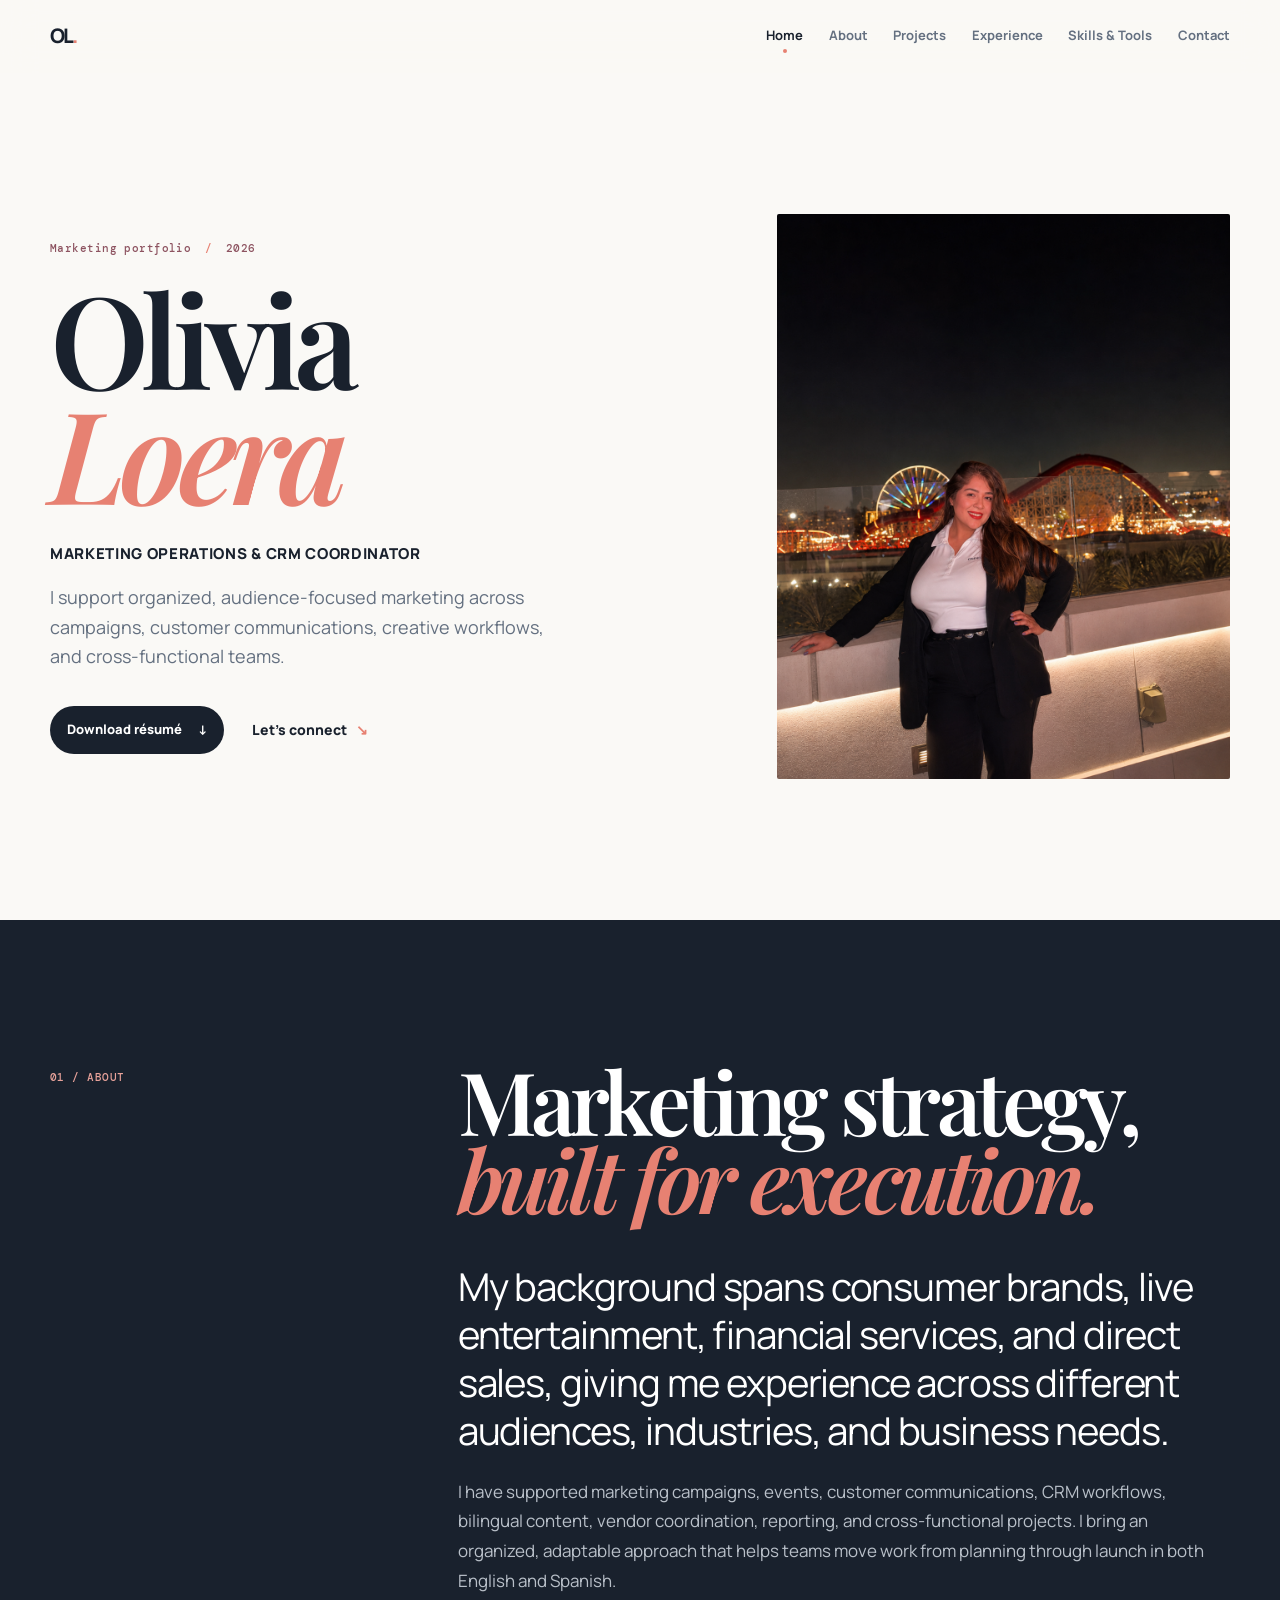
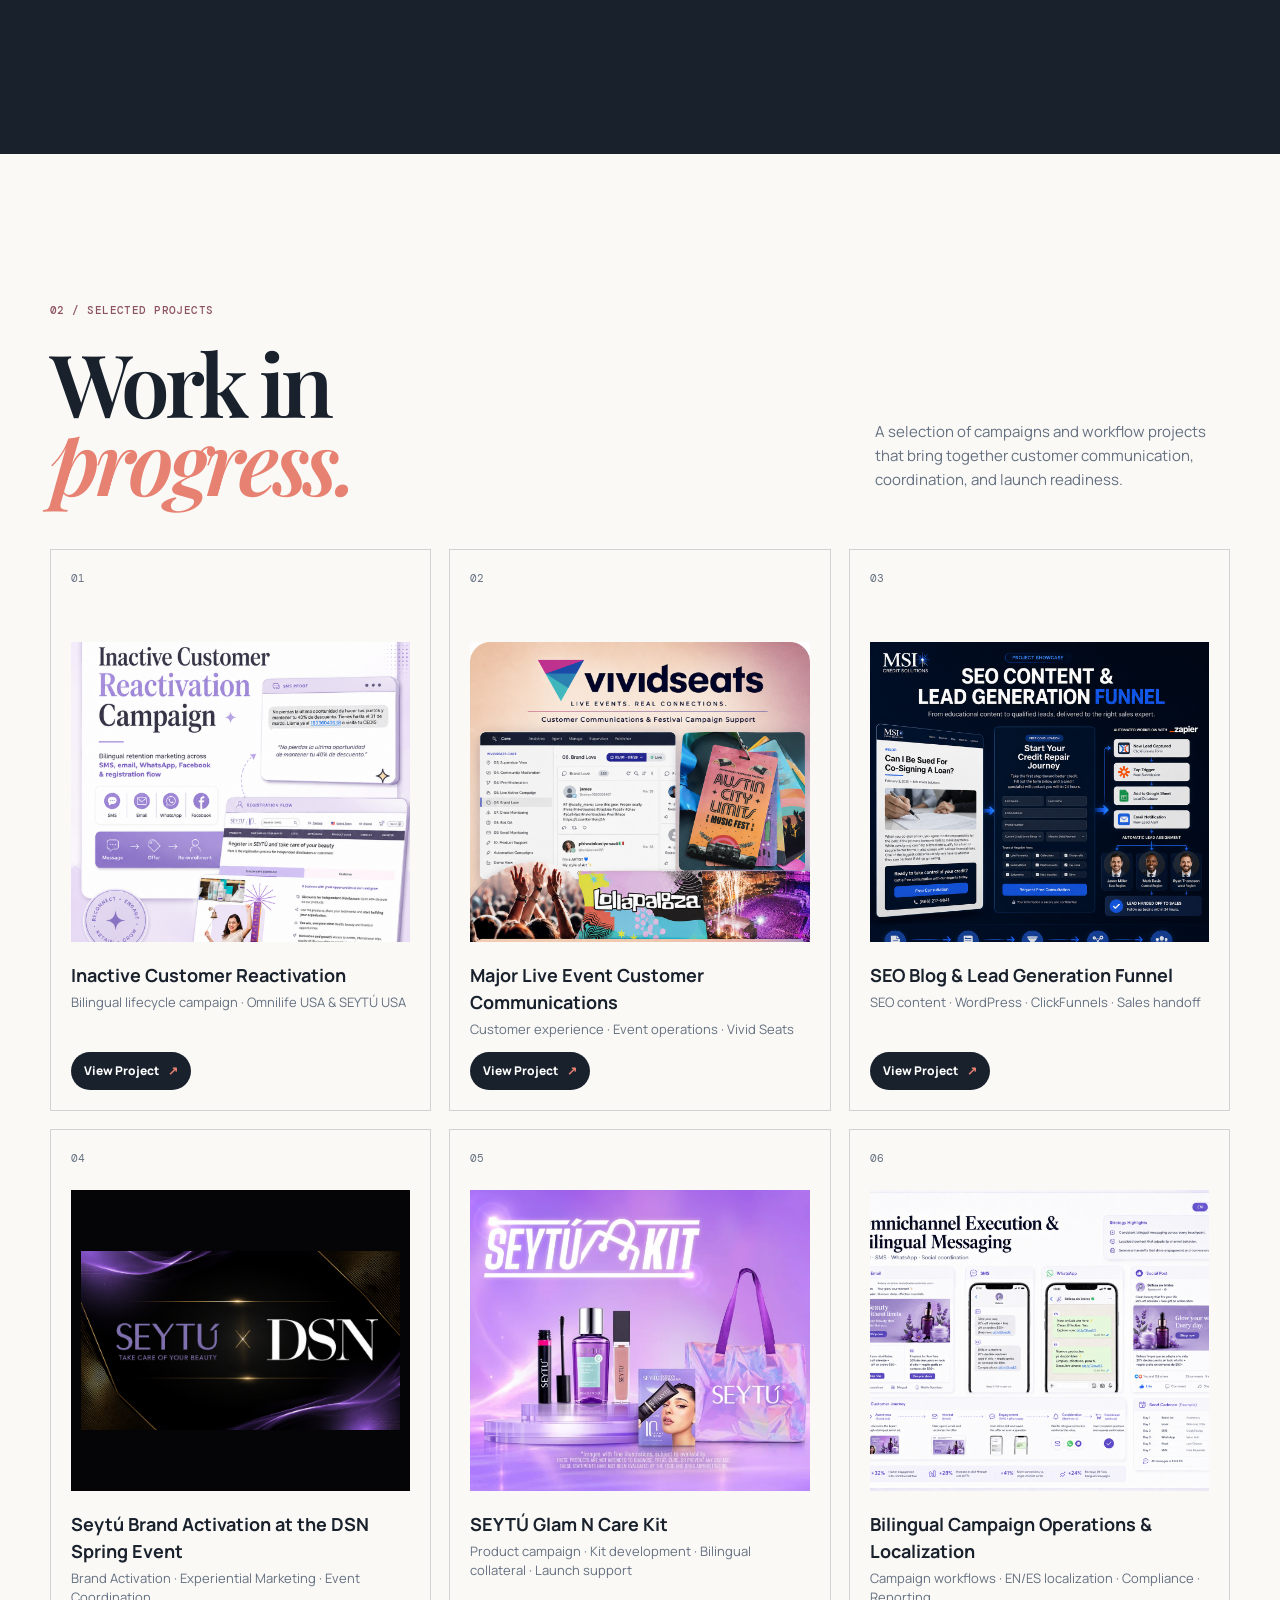
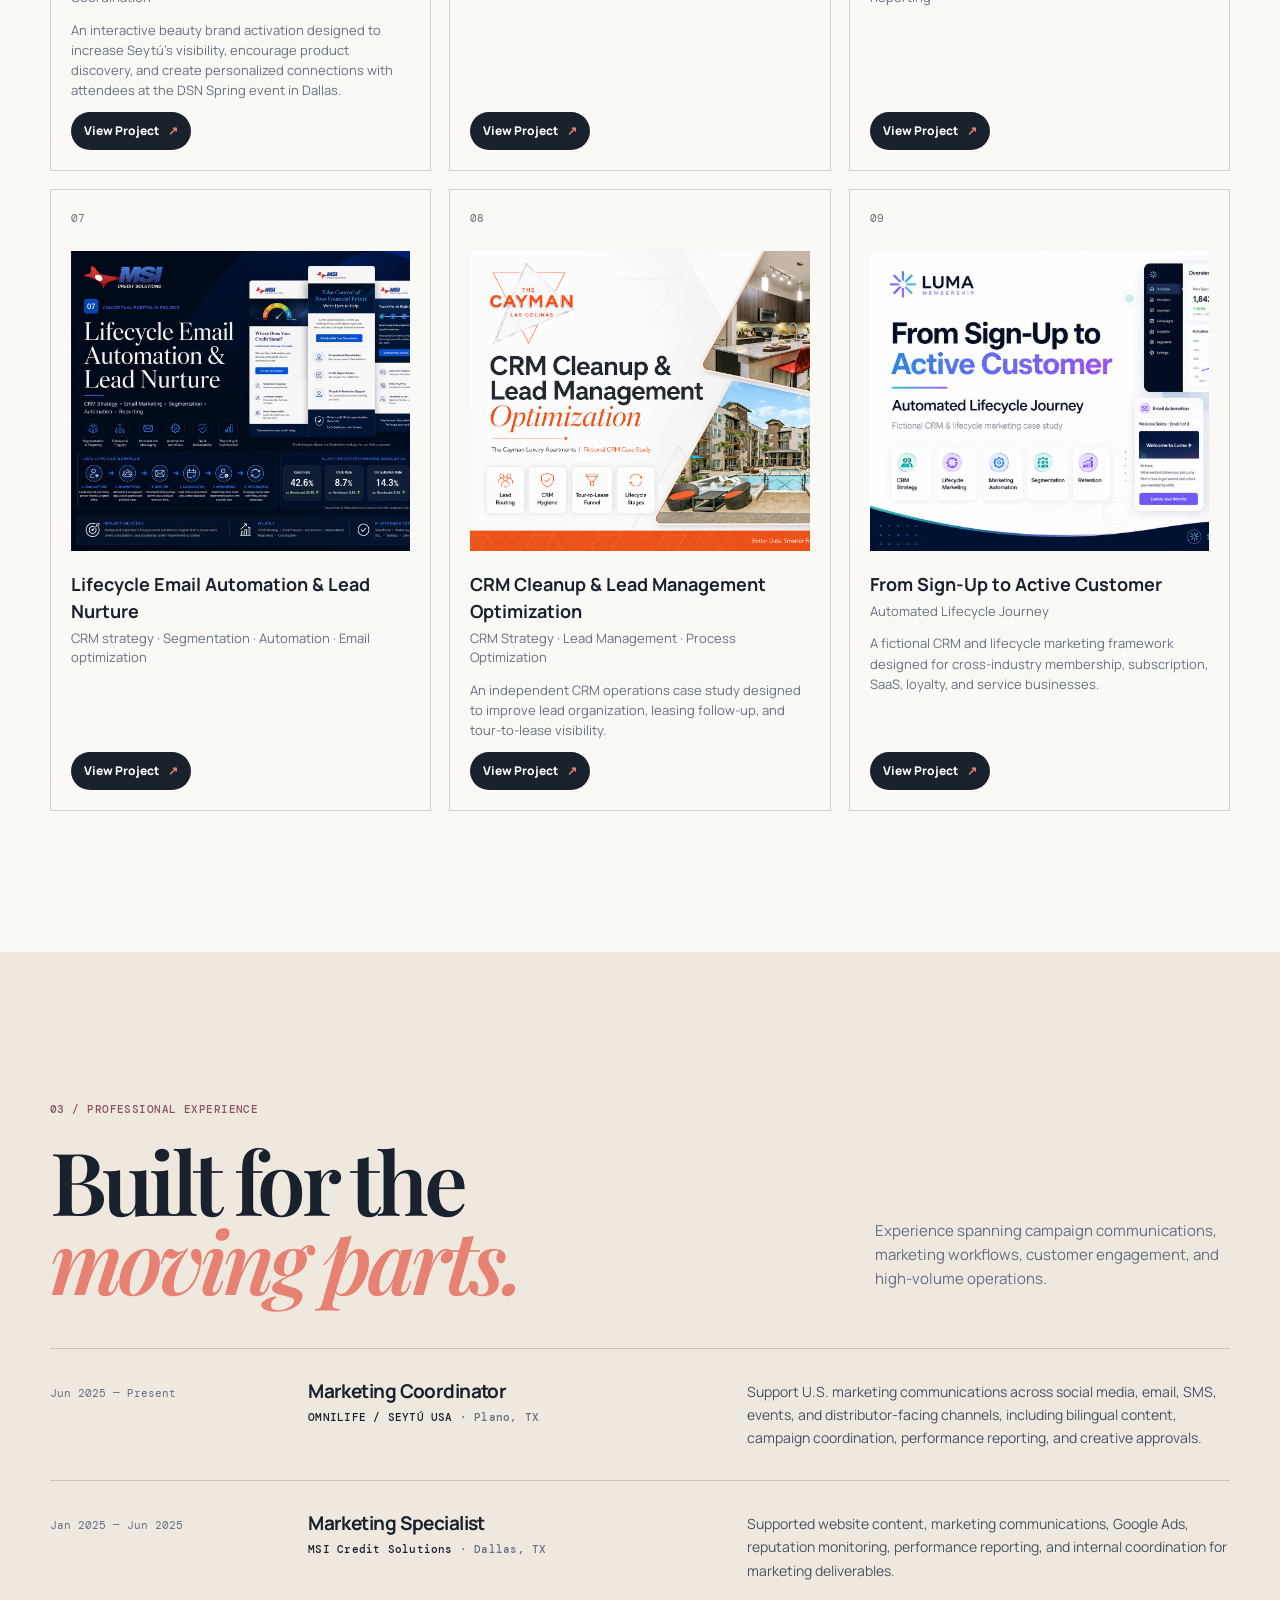
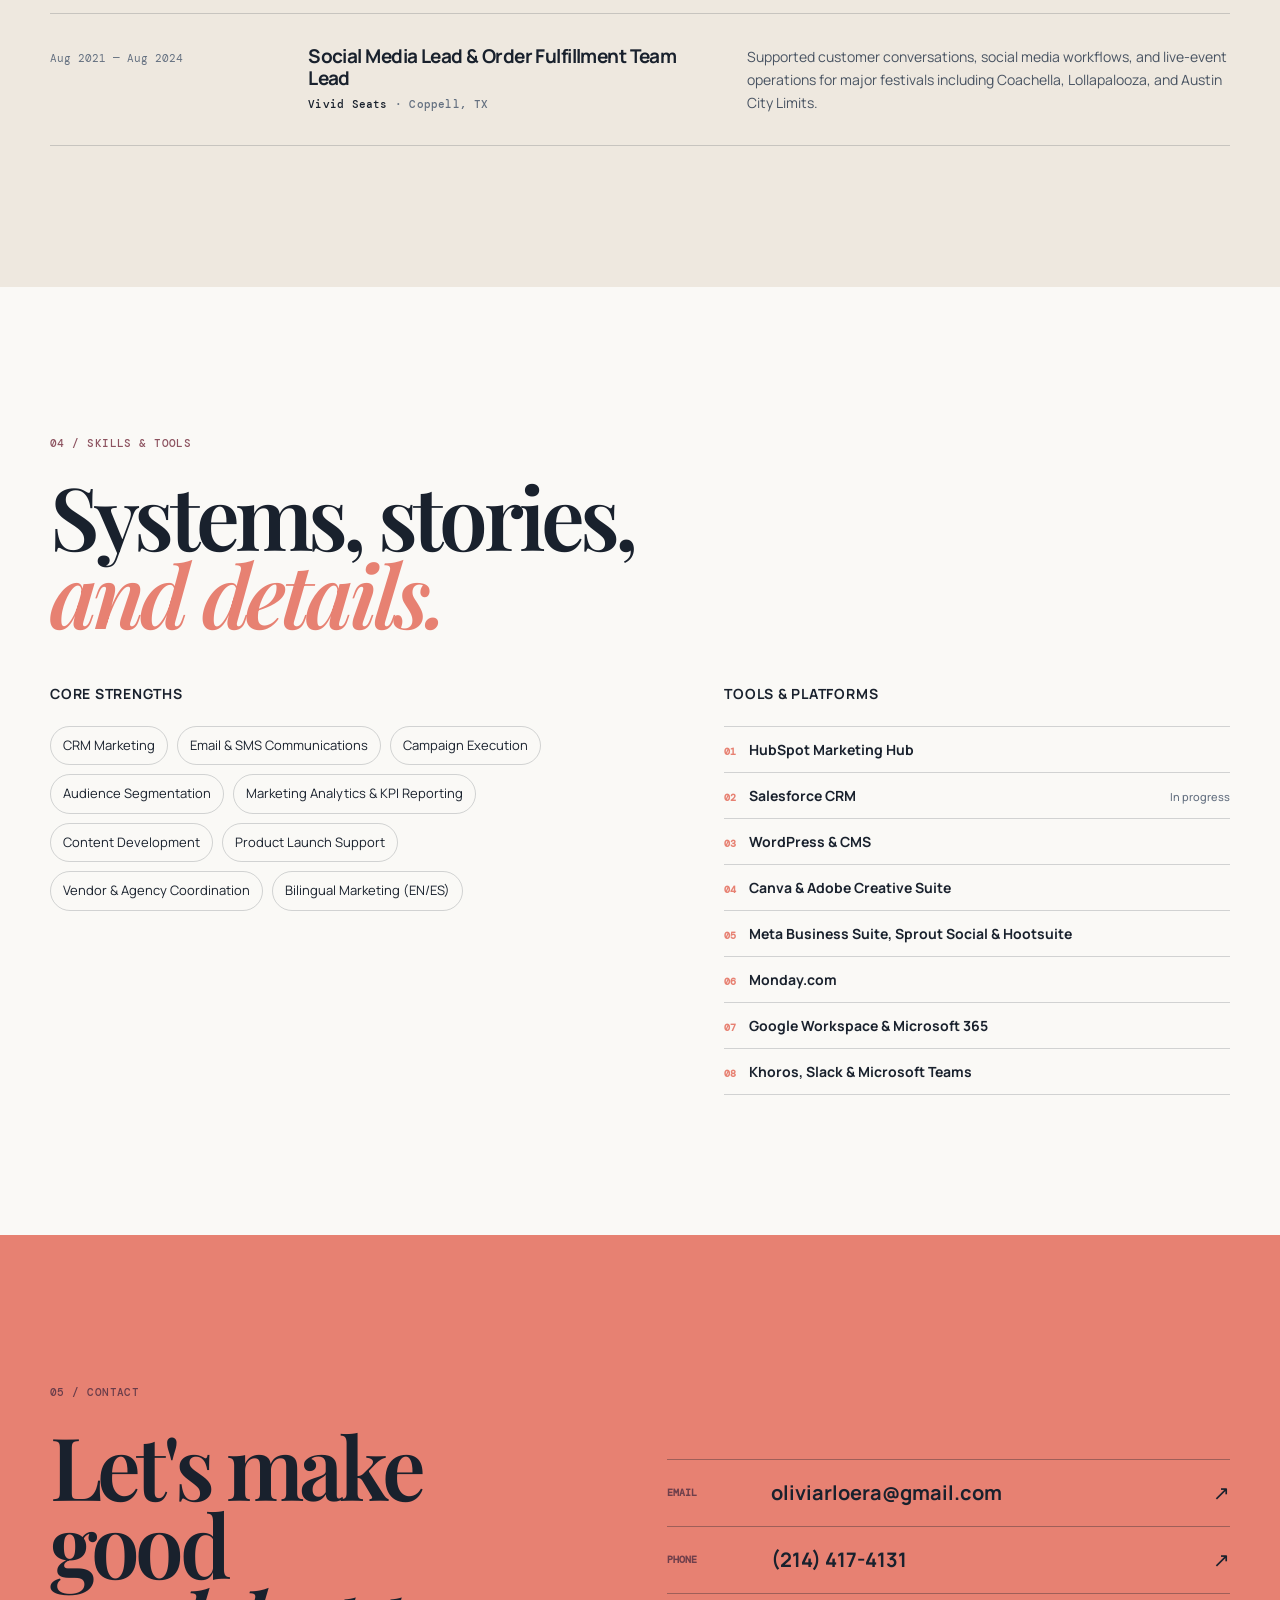
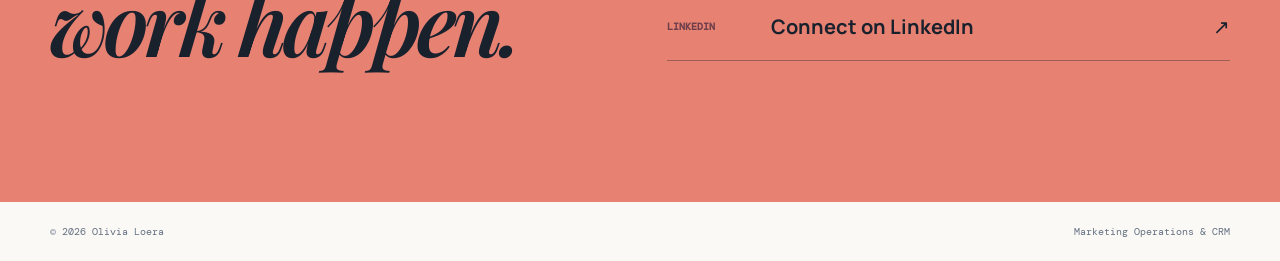
<file: index.html>
<!doctype html>
<html lang="en">
  <head>
    <meta charset="UTF-8" />
    <meta name="viewport" content="width=device-width, initial-scale=1.0" />
    <meta
      name="description"
      content="Portfolio of Olivia Loera, Marketing Operations & CRM Coordinator."
    />
    <title>Olivia Loera | Marketing Operations & CRM Coordinator</title>
    <link rel="preconnect" href="https://fonts.googleapis.com" />
    <link rel="preconnect" href="https://fonts.gstatic.com" crossorigin />
    <link
      href="https://fonts.googleapis.com/css2?family=DM+Mono:wght@400;500&family=Manrope:wght@400;500;600;700;800&family=Playfair+Display:ital,wght@0,600;0,700;1,600&display=swap"
      rel="stylesheet"
    />
    <link rel="stylesheet" href="styles.css" />
    <script src="script.js" defer></script>
  </head>
  <body>
    <a class="skip-link" href="#home">Skip to content</a>

    <header class="site-header">
      <nav class="nav shell" aria-label="Main navigation">
        <a class="wordmark" href="#home" aria-label="Olivia Loera home">OL<span>.</span></a>
        <button class="menu-button" type="button" aria-expanded="false" aria-controls="nav-links">
          <span class="sr-only">Open menu</span>
          <span></span><span></span>
        </button>
        <div class="nav-links" id="nav-links">
          <a class="active" href="#home">Home</a>
          <a href="#about">About</a>
          <a href="#projects">Projects</a>
          <a href="#experience">Experience</a>
          <a href="#skills">Skills &amp; Tools</a>
          <a href="#contact">Contact</a>
        </div>
      </nav>
    </header>

    <main>
      <section class="hero shell section" id="home">
        <div class="hero-copy">
          <p class="eyebrow">Marketing portfolio <span aria-hidden="true">/</span> 2026</p>
          <h1>Olivia<br /><em>Loera</em></h1>
          <p class="hero-title">Marketing Operations &amp; CRM Coordinator</p>
          <p class="hero-summary">
            I support organized, audience-focused marketing across campaigns, customer communications,
            creative workflows, and cross-functional teams.
          </p>
          <div class="hero-actions">
            <a class="button button-dark" href="assets/Olivia-Loera-Resume.pdf" download>Download résumé <span aria-hidden="true">↓</span></a>
            <a class="text-link" href="#contact">Let's connect <span aria-hidden="true">↘</span></a>
          </div>
        </div>
        <div class="portrait-photo">
          <img src="assets/olivia-loera-home-photo.png" alt="Olivia Loera at a nighttime event" />
        </div>
      </section>

      <section class="about section section-ink" id="about">
        <div class="shell section-grid">
          <p class="section-number">01 / ABOUT</p>
          <div>
            <h2>Marketing strategy,<br /><em>built for execution.</em></h2>
            <p class="large-copy">
              My background spans consumer brands, live entertainment, financial services, and direct sales, giving me
              experience across different audiences, industries, and business needs.
            </p>
            <p class="body-copy">
              I have supported marketing campaigns, events, customer communications, CRM workflows, bilingual content,
              vendor coordination, reporting, and cross-functional projects. I bring an organized, adaptable approach
              that helps teams move work from planning through launch in both English and Spanish.
            </p>
          </div>
        </div>
      </section>

      <section class="projects shell section" id="projects">
        <div class="section-heading">
          <div>
            <p class="section-number">02 / SELECTED PROJECTS</p>
            <h2>Work in<br /><em>progress.</em></h2>
          </div>
          <p class="section-intro">A selection of campaigns and workflow projects that bring together customer communication, coordination, and launch readiness.</p>
        </div>
        <div class="project-grid">
          <a class="project-card project-card-one" href="projects/inactive-customer-reactivation.html">
            <p class="project-index">01</p>
            <div class="project-image"><img src="assets/inactive-customer-project-cover.png" alt="Inactive Customer Reactivation Campaign cover with SMS, channel icons and registration flow" /></div>
            <h3>Inactive Customer Reactivation</h3>
            <p>Bilingual lifecycle campaign · Omnilife USA &amp; SEYTÚ USA</p>
            <span class="project-button">View Project <b aria-hidden="true">↗</b></span>
          </a>
          <a class="project-card project-card-two" href="projects/project-two.html">
            <p class="project-index">02</p>
            <div class="project-image"><img src="assets/vivid-project-cover.png" alt="Vivid Seats customer communications and festival campaign support collage" /></div>
            <h3>Major Live Event Customer Communications</h3>
            <p>Customer experience · Event operations · Vivid Seats</p>
            <span class="project-button">View Project <b aria-hidden="true">↗</b></span>
          </a>
          <a class="project-card project-card-three" href="projects/project-three.html">
            <p class="project-index">03</p>
            <div class="project-image"><img src="assets/msi-project-cover.png" alt="MSI Credit Solutions SEO content and lead generation funnel cover" /></div>
            <h3>SEO Blog &amp; Lead Generation Funnel</h3>
            <p>SEO content · WordPress · ClickFunnels · Sales handoff</p>
            <span class="project-button">View Project <b aria-hidden="true">↗</b></span>
          </a>
          <a class="project-card project-card-four project-card-detailed" href="projects/sey-tu-dsn-brand-activation.html">
            <p class="project-index">04</p>
            <div class="project-image"><img src="assets/seytu-dsn-project-cover.png" alt="Seytú and DSN logo cover graphic for the brand activation project" /></div>
            <h3>Seytú Brand Activation at the DSN Spring Event</h3>
            <p>Brand Activation · Experiential Marketing · Event Coordination</p>
            <p class="project-description">An interactive beauty brand activation designed to increase Seytú’s visibility, encourage product discovery, and create personalized connections with attendees at the DSN Spring event in Dallas.</p>
            <span class="project-button">View Project <b aria-hidden="true">↗</b></span>
          </a>
          <a class="project-card project-card-five project-card-detailed" href="projects/seytu-glam-n-care-kit.html">
            <p class="project-index">05</p>
            <div class="project-image"><img src="assets/sey-tu-kit-hero.png" alt="SEYTÚ Glam N Care Kit campaign image with beauty products and purple kit bag" /></div>
            <h3>SEYTÚ Glam N Care Kit</h3>
            <p>Product campaign · Kit development · Bilingual collateral · Launch support</p>
            <span class="project-button">View Project <b aria-hidden="true">↗</b></span>
          </a>
          <a class="project-card project-card-six project-card-detailed" href="projects/bilingual-campaign-operations-localization.html">
            <p class="project-index">06</p>
            <div class="project-image"><img src="assets/omnichannel-bilingual-cover.png" alt="Omnichannel bilingual campaign execution cover with email, SMS, WhatsApp, and social touchpoints" /></div>
            <h3>Bilingual Campaign Operations &amp; Localization</h3>
            <p>Campaign workflows · EN/ES localization · Compliance · Reporting</p>
            <span class="project-button">View Project <b aria-hidden="true">↗</b></span>
          </a>
          <a class="project-card project-card-seven project-card-detailed" href="projects/msi-lifecycle-email-automation-lead-nurture.html">
            <p class="project-index">07</p>
            <div class="project-image"><img src="assets/msi-lifecycle-email-cover.png" alt="MSI Credit lifecycle email automation and lead nurture project cover" /></div>
            <h3>Lifecycle Email Automation &amp; Lead Nurture</h3>
            <p>CRM strategy · Segmentation · Automation · Email optimization</p>
            <span class="project-button">View Project <b aria-hidden="true">↗</b></span>
          </a>
          <a class="project-card project-card-eight project-card-detailed" href="projects/cayman-crm-cleanup-lead-management.html">
            <p class="project-index">08</p>
            <div class="project-image"><img src="assets/the-cayman-crm-case-study-cover.png" alt="The Cayman CRM cleanup and lead management optimization portfolio case study cover" /></div>
            <h3>CRM Cleanup &amp; Lead Management Optimization</h3>
            <p>CRM Strategy · Lead Management · Process Optimization</p>
            <p class="project-description">An independent CRM operations case study designed to improve lead organization, leasing follow-up, and tour-to-lease visibility.</p>
            <span class="project-button">View Project <b aria-hidden="true">↗</b></span>
          </a>
          <a class="project-card project-card-nine project-card-detailed" href="projects/luma-sign-up-to-active-customer.html">
            <p class="project-index">09</p>
            <div class="project-image"><img src="assets/luma-lifecycle-case-study-cover.png" alt="Luma Membership lifecycle marketing and automation case study cover" /></div>
            <h3>From Sign-Up to Active Customer</h3>
            <p>Automated Lifecycle Journey</p>
            <p class="project-description">A fictional CRM and lifecycle marketing framework designed for cross-industry membership, subscription, SaaS, loyalty, and service businesses.</p>
            <span class="project-button">View Project <b aria-hidden="true">↗</b></span>
          </a>
        </div>
      </section>

      <section class="experience section section-sand" id="experience">
        <div class="shell">
          <div class="section-heading experience-heading">
            <div>
              <p class="section-number">03 / PROFESSIONAL EXPERIENCE</p>
              <h2>Built for the<br /><em>moving parts.</em></h2>
            </div>
            <p class="section-intro">Experience spanning campaign communications, marketing workflows, customer engagement, and high-volume operations.</p>
          </div>
          <div class="experience-list">
            <article class="experience-item">
              <p class="experience-date">Jun 2025 — Present</p>
              <div>
                <h3>Marketing Coordinator</h3>
                <p class="company">OMNILIFE / SEYTÚ USA <span>· Plano, TX</span></p>
              </div>
              <p class="experience-summary">Support U.S. marketing communications across social media, email, SMS, events, and distributor-facing channels, including bilingual content, campaign coordination, performance reporting, and creative approvals.</p>
            </article>
            <article class="experience-item">
              <p class="experience-date">Jan 2025 — Jun 2025</p>
              <div>
                <h3>Marketing Specialist</h3>
                <p class="company">MSI Credit Solutions <span>· Dallas, TX</span></p>
              </div>
              <p class="experience-summary">Supported website content, marketing communications, Google Ads, reputation monitoring, performance reporting, and internal coordination for marketing deliverables.</p>
            </article>
            <article class="experience-item">
              <p class="experience-date">Aug 2021 — Aug 2024</p>
              <div>
                <h3>Social Media Lead &amp; Order Fulfillment Team Lead</h3>
                <p class="company">Vivid Seats <span>· Coppell, TX</span></p>
              </div>
              <p class="experience-summary">Supported customer conversations, social media workflows, and live-event operations for major festivals including Coachella, Lollapalooza, and Austin City Limits.</p>
            </article>
          </div>
        </div>
      </section>

      <section class="skills shell section" id="skills">
        <div class="section-heading">
          <div>
            <p class="section-number">04 / SKILLS &amp; TOOLS</p>
            <h2>Systems, stories,<br /><em>and details.</em></h2>
          </div>
        </div>
        <div class="skills-layout">
          <div class="skill-column">
            <h3>Core strengths</h3>
            <ul class="tag-list">
              <li>CRM Marketing</li><li>Email &amp; SMS Communications</li><li>Campaign Execution</li>
              <li>Audience Segmentation</li><li>Marketing Analytics &amp; KPI Reporting</li>
              <li>Content Development</li><li>Product Launch Support</li><li>Vendor &amp; Agency Coordination</li>
              <li>Bilingual Marketing (EN/ES)</li>
            </ul>
          </div>
          <div class="skill-column">
            <h3>Tools &amp; platforms</h3>
            <ul class="tool-list">
              <li><span>01</span> HubSpot Marketing Hub</li>
              <li><span>02</span> Salesforce CRM <small>In progress</small></li>
              <li><span>03</span> WordPress &amp; CMS</li>
              <li><span>04</span> Canva &amp; Adobe Creative Suite</li>
              <li><span>05</span> Meta Business Suite, Sprout Social &amp; Hootsuite</li>
              <li><span>06</span> Monday.com</li>
              <li><span>07</span> Google Workspace &amp; Microsoft 365</li>
              <li><span>08</span> Khoros, Slack &amp; Microsoft Teams</li>
            </ul>
          </div>
        </div>
      </section>

      <section class="contact section section-coral" id="contact">
        <div class="shell contact-grid">
          <div>
            <p class="section-number">05 / CONTACT</p>
            <h2>Let's make good<br /><em>work happen.</em></h2>
          </div>
          <div class="contact-links">
            <a href="mailto:oliviarloera@gmail.com"><span>Email</span>oliviarloera@gmail.com <b aria-hidden="true">↗</b></a>
            <a href="tel:+12144174131"><span>Phone</span>(214) 417-4131 <b aria-hidden="true">↗</b></a>
            <a href="https://www.linkedin.com/in/olivialoera/" target="_blank" rel="noreferrer"><span>LinkedIn</span>Connect on LinkedIn <b aria-hidden="true">↗</b></a>
          </div>
        </div>
      </section>
    </main>

    <footer class="footer shell"><span>© <span id="year"></span> Olivia Loera</span><span>Marketing Operations &amp; CRM</span></footer>
  </body>
</html>
</file>
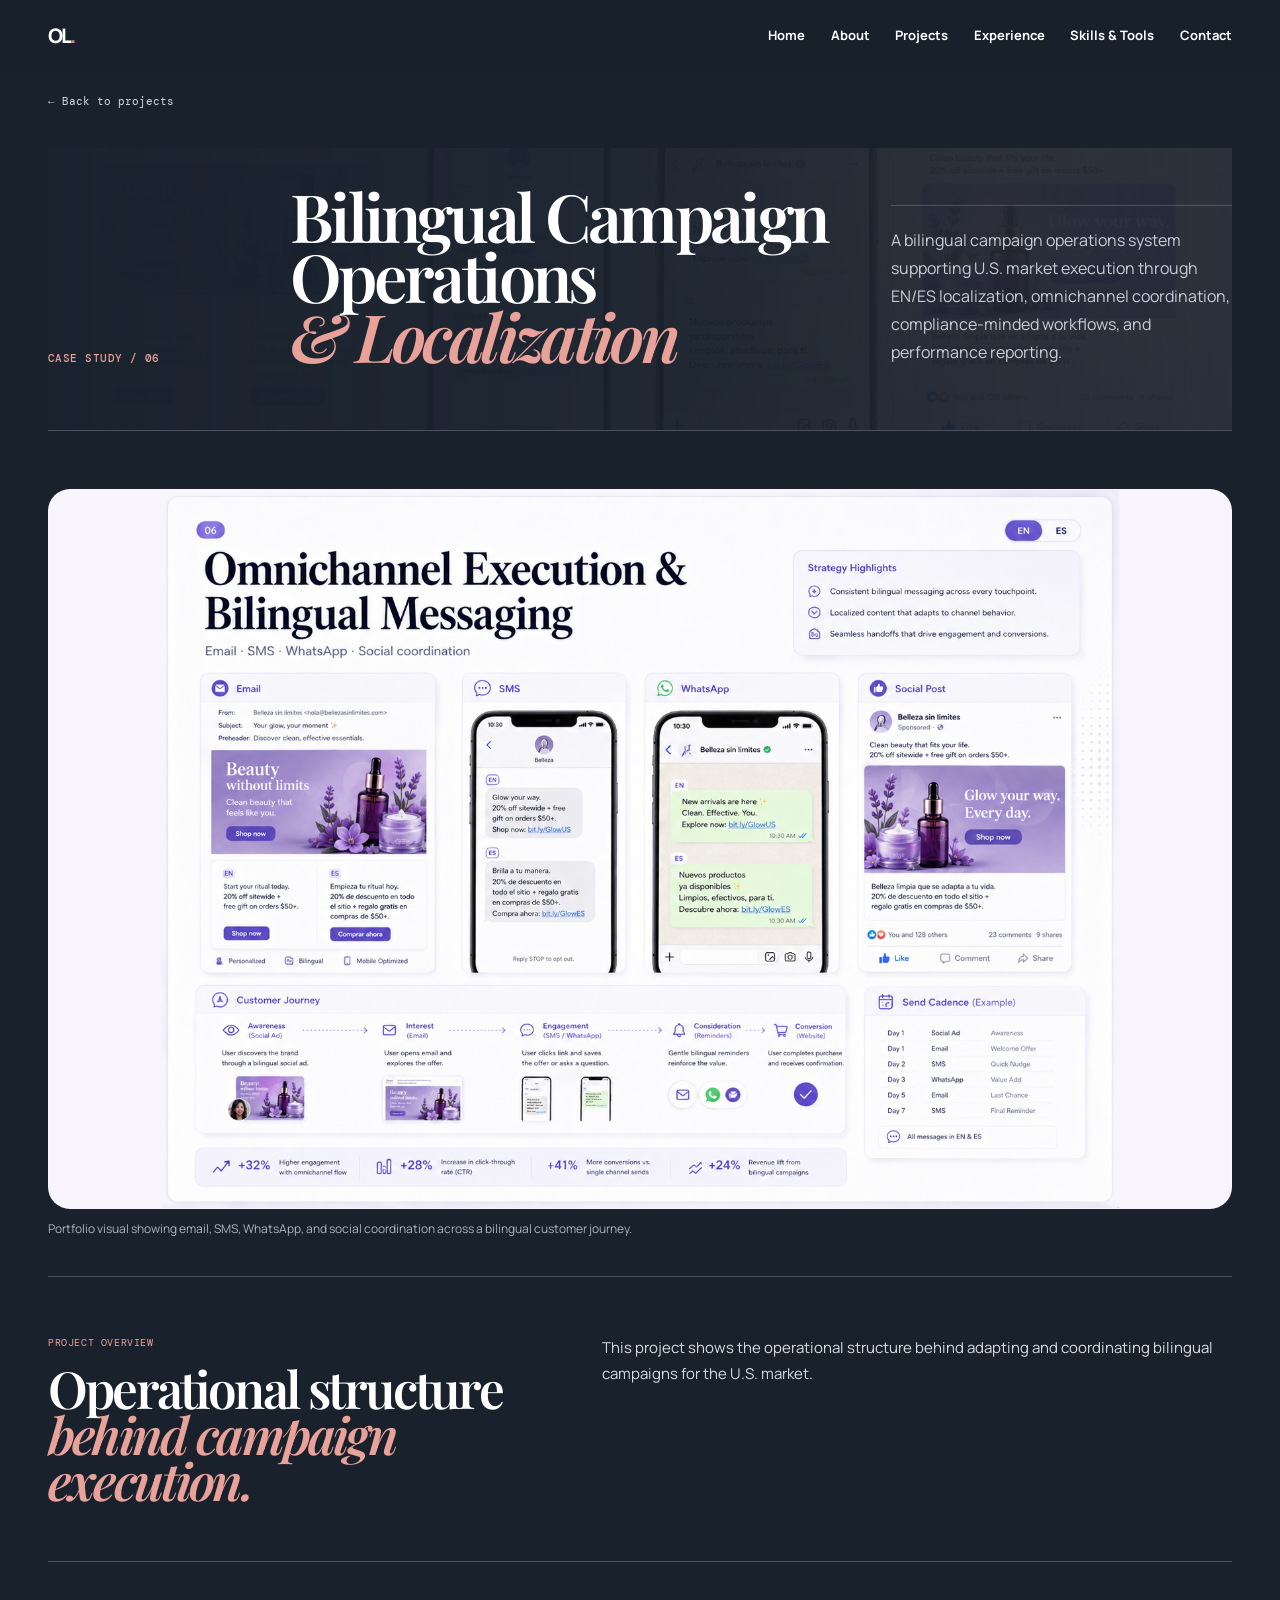
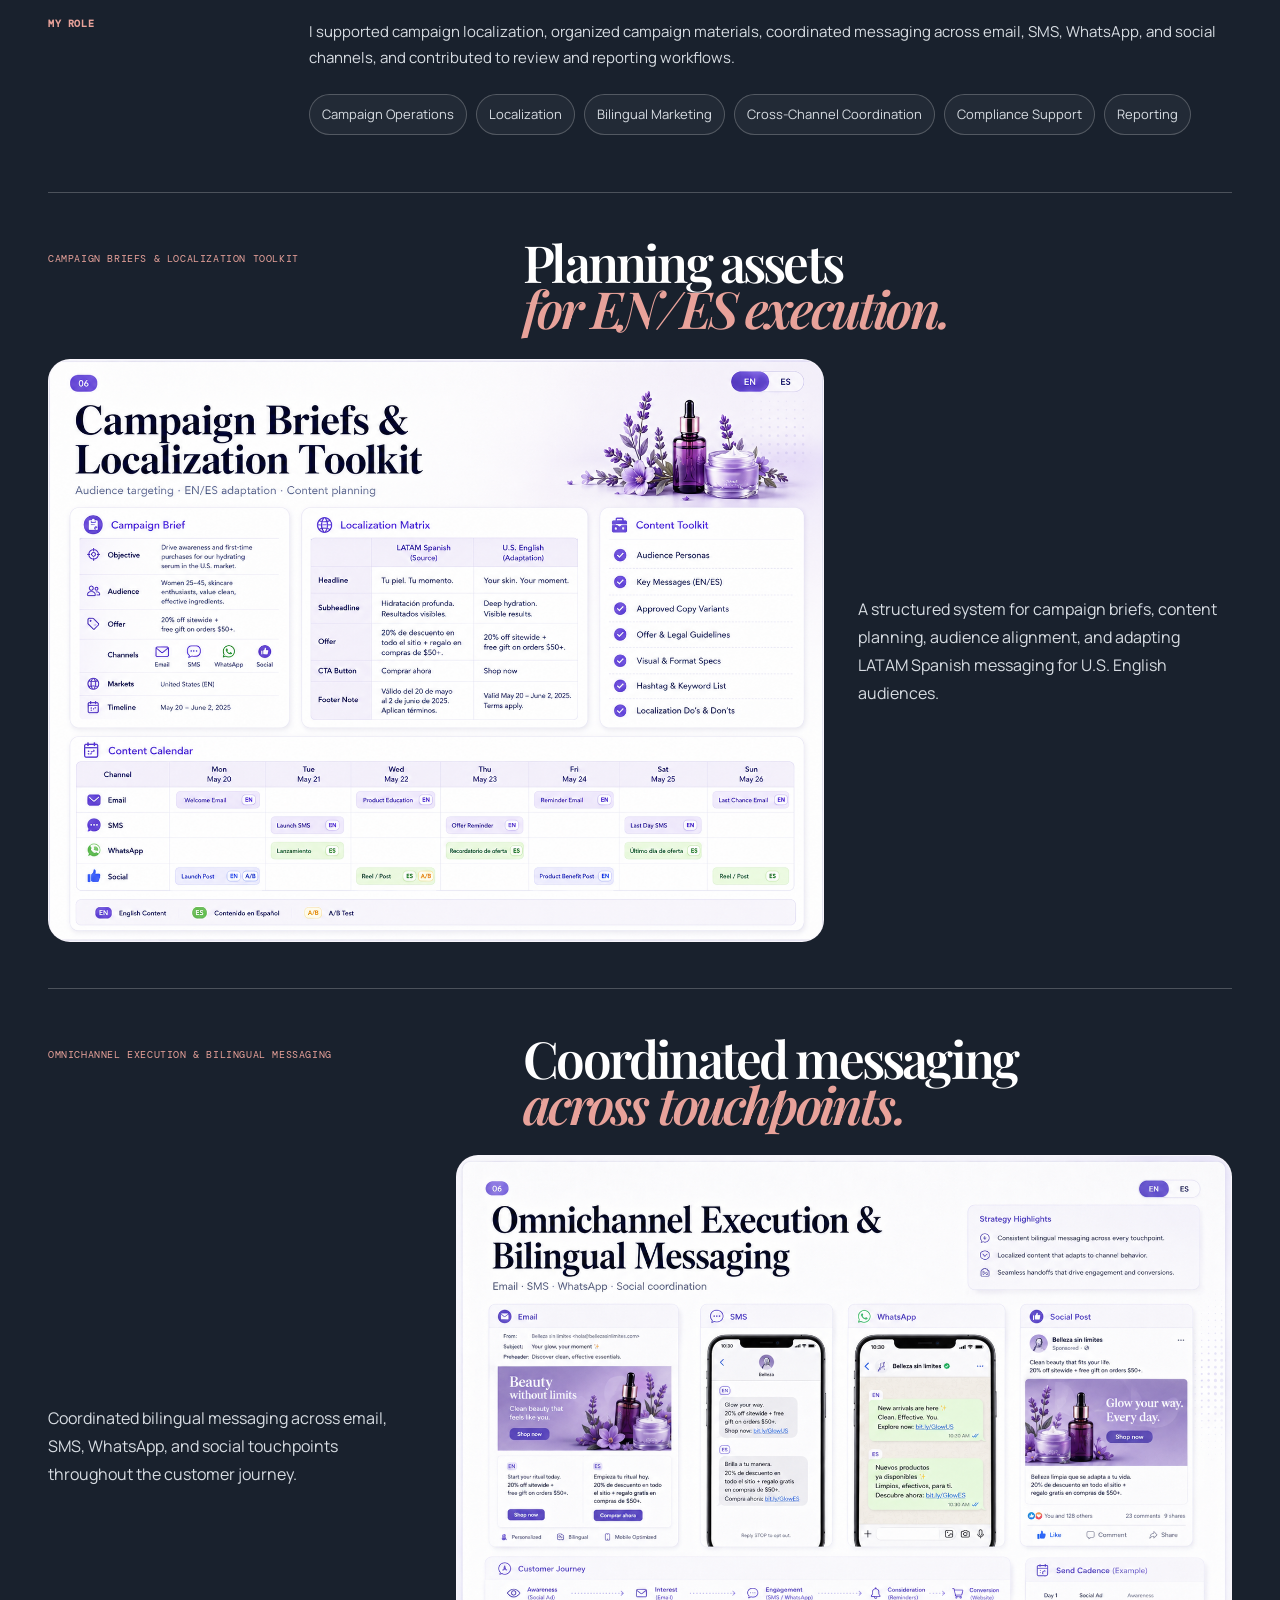
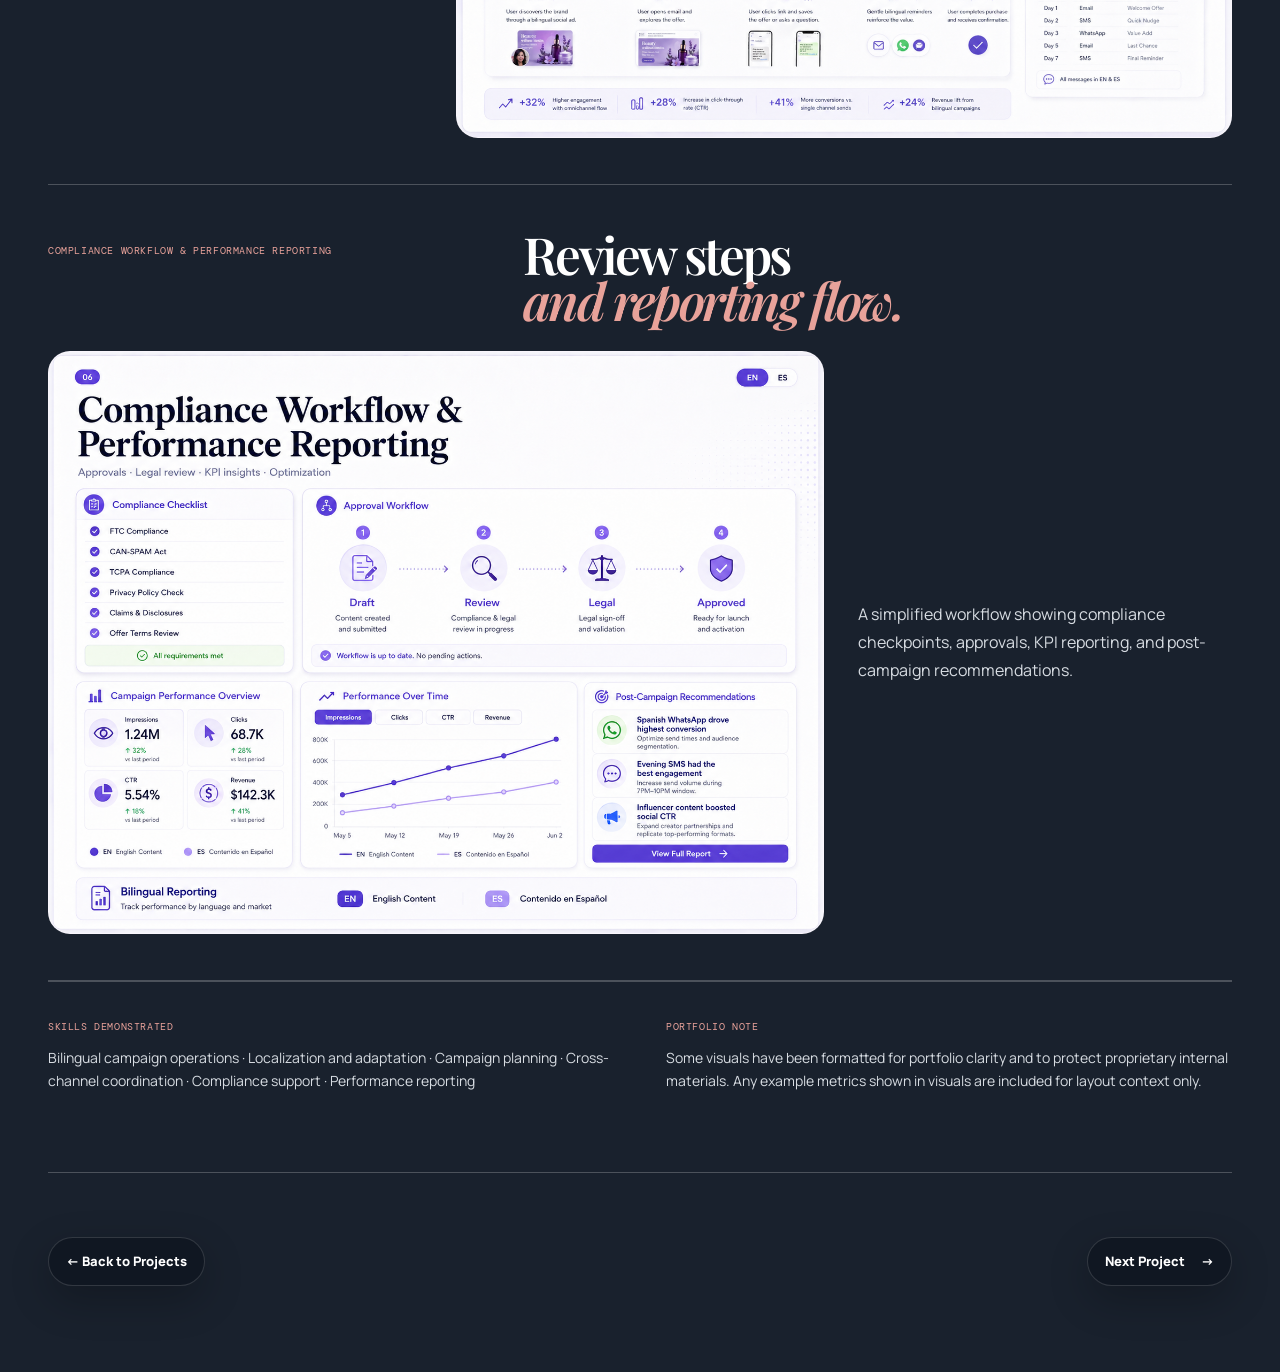
<file: projects/bilingual-campaign-operations-localization.html>
<!doctype html>
<html lang="en">
  <head>
    <meta charset="UTF-8" />
    <meta name="viewport" content="width=device-width, initial-scale=1.0" />
    <meta name="description" content="Bilingual Campaign Operations and Localization case study by Olivia Loera." />
    <title>Bilingual Campaign Operations &amp; Localization | Olivia Loera</title>
    <link rel="preconnect" href="https://fonts.googleapis.com" />
    <link rel="preconnect" href="https://fonts.gstatic.com" crossorigin />
    <link href="https://fonts.googleapis.com/css2?family=DM+Mono:wght@400;500&family=Manrope:wght@400;500;600;700;800&family=Playfair+Display:ital,wght@0,600;0,700;1,600&display=swap" rel="stylesheet" />
    <link rel="stylesheet" href="../styles.css" />
  </head>
  <body class="case-page campaign-ops-page">
    <header class="site-header">
      <nav class="nav shell" aria-label="Main navigation">
        <a class="wordmark" href="../index.html#home" aria-label="Olivia Loera home">OL<span>.</span></a>
        <div class="nav-links">
          <a href="../index.html#home">Home</a><a href="../index.html#about">About</a><a href="../index.html#projects">Projects</a><a href="../index.html#experience">Experience</a><a href="../index.html#skills">Skills &amp; Tools</a><a href="../index.html#contact">Contact</a>
        </div>
      </nav>
    </header>

    <main class="shell">
      <a class="case-back" href="../index.html#projects">← Back to projects</a>

      <section class="case-hero project-hero-campaign-ops">
        <p class="section-number">CASE STUDY / 06</p>
        <h1>Bilingual Campaign Operations<br /><em>&amp; Localization</em></h1>
        <p class="case-lead">A bilingual campaign operations system supporting U.S. market execution through EN/ES localization, omnichannel coordination, compliance-minded workflows, and performance reporting.</p>
      </section>

      <section class="case-assets campaign-hero-asset">
        <figure class="wide-visual">
          <img src="../assets/omnichannel-bilingual-cover.png" alt="Omnichannel bilingual campaign execution and messaging mockup" />
          <figcaption>Portfolio visual showing email, SMS, WhatsApp, and social coordination across a bilingual customer journey.</figcaption>
        </figure>
      </section>

      <section class="case-message">
        <div><span>Project overview</span><h2>Operational structure<br /><em>behind campaign execution.</em></h2></div>
        <div>
          <p>This project shows the operational structure behind adapting and coordinating bilingual campaigns for the U.S. market.</p>
        </div>
      </section>

      <section class="case-role campaign-role">
        <h2>My role</h2>
        <div>
          <p>I supported campaign localization, organized campaign materials, coordinated messaging across email, SMS, WhatsApp, and social channels, and contributed to review and reporting workflows.</p>
          <ul class="tag-list" aria-label="Role tags">
            <li>Campaign Operations</li>
            <li>Localization</li>
            <li>Bilingual Marketing</li>
            <li>Cross-Channel Coordination</li>
            <li>Compliance Support</li>
            <li>Reporting</li>
          </ul>
        </div>
      </section>

      <section class="campaign-section">
        <div class="gallery-heading">
          <span>Campaign briefs &amp; localization toolkit</span>
          <h2>Planning assets<br /><em>for EN/ES execution.</em></h2>
        </div>
        <div class="campaign-feature">
          <figure>
            <img src="../assets/campaign-briefs-localization-toolkit.png" alt="Campaign briefs and localization toolkit mockup for bilingual campaign planning" />
          </figure>
          <p>A structured system for campaign briefs, content planning, audience alignment, and adapting LATAM Spanish messaging for U.S. English audiences.</p>
        </div>
      </section>

      <section class="campaign-section">
        <div class="gallery-heading">
          <span>Omnichannel execution &amp; bilingual messaging</span>
          <h2>Coordinated messaging<br /><em>across touchpoints.</em></h2>
        </div>
        <div class="campaign-feature campaign-feature-reverse">
          <figure>
            <img src="../assets/omnichannel-bilingual-cover.png" alt="Omnichannel bilingual execution mockup across email, SMS, WhatsApp, and social channels" />
          </figure>
          <p>Coordinated bilingual messaging across email, SMS, WhatsApp, and social touchpoints throughout the customer journey.</p>
        </div>
      </section>

      <section class="campaign-section">
        <div class="gallery-heading">
          <span>Compliance workflow &amp; performance reporting</span>
          <h2>Review steps<br /><em>and reporting flow.</em></h2>
        </div>
        <div class="campaign-feature">
          <figure>
            <img src="../assets/compliance-workflow-reporting.png" alt="Compliance workflow and performance reporting mockup with approvals, KPI reporting, and recommendations" />
          </figure>
          <p>A simplified workflow showing compliance checkpoints, approvals, KPI reporting, and post-campaign recommendations.</p>
        </div>
      </section>

      <section class="case-footer">
        <div><span>Skills demonstrated</span><p>Bilingual campaign operations · Localization and adaptation · Campaign planning · Cross-channel coordination · Compliance support · Performance reporting</p></div>
        <div><span>Portfolio note</span><p>Some visuals have been formatted for portfolio clarity and to protect proprietary internal materials. Any example metrics shown in visuals are included for layout context only.</p></div>
      </section>

      <nav class="case-navigation" aria-label="Project navigation">
        <a class="button button-dark" href="../index.html#projects">← Back to Projects</a>
        <a class="button button-dark" href="msi-lifecycle-email-automation-lead-nurture.html">Next Project <span aria-hidden="true">→</span></a>
      </nav>
    </main>
  </body>
</html>
</file>
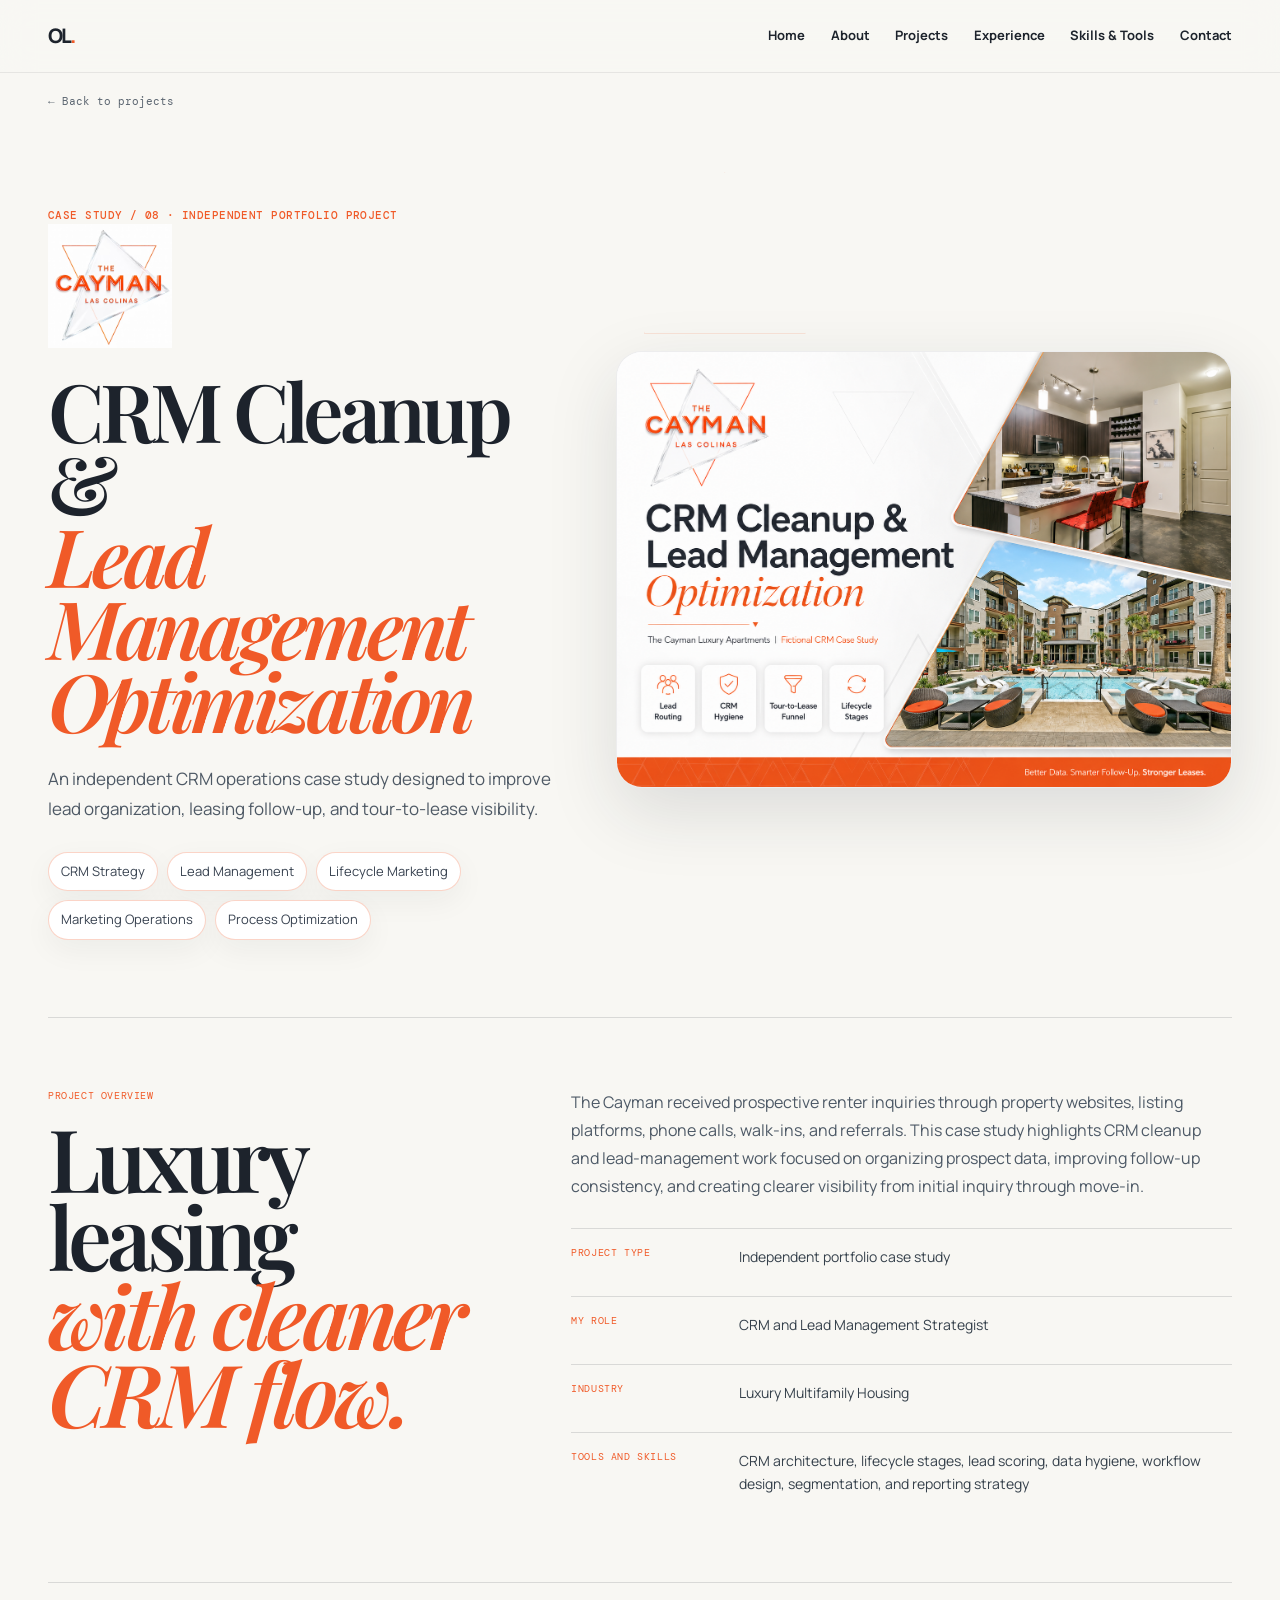
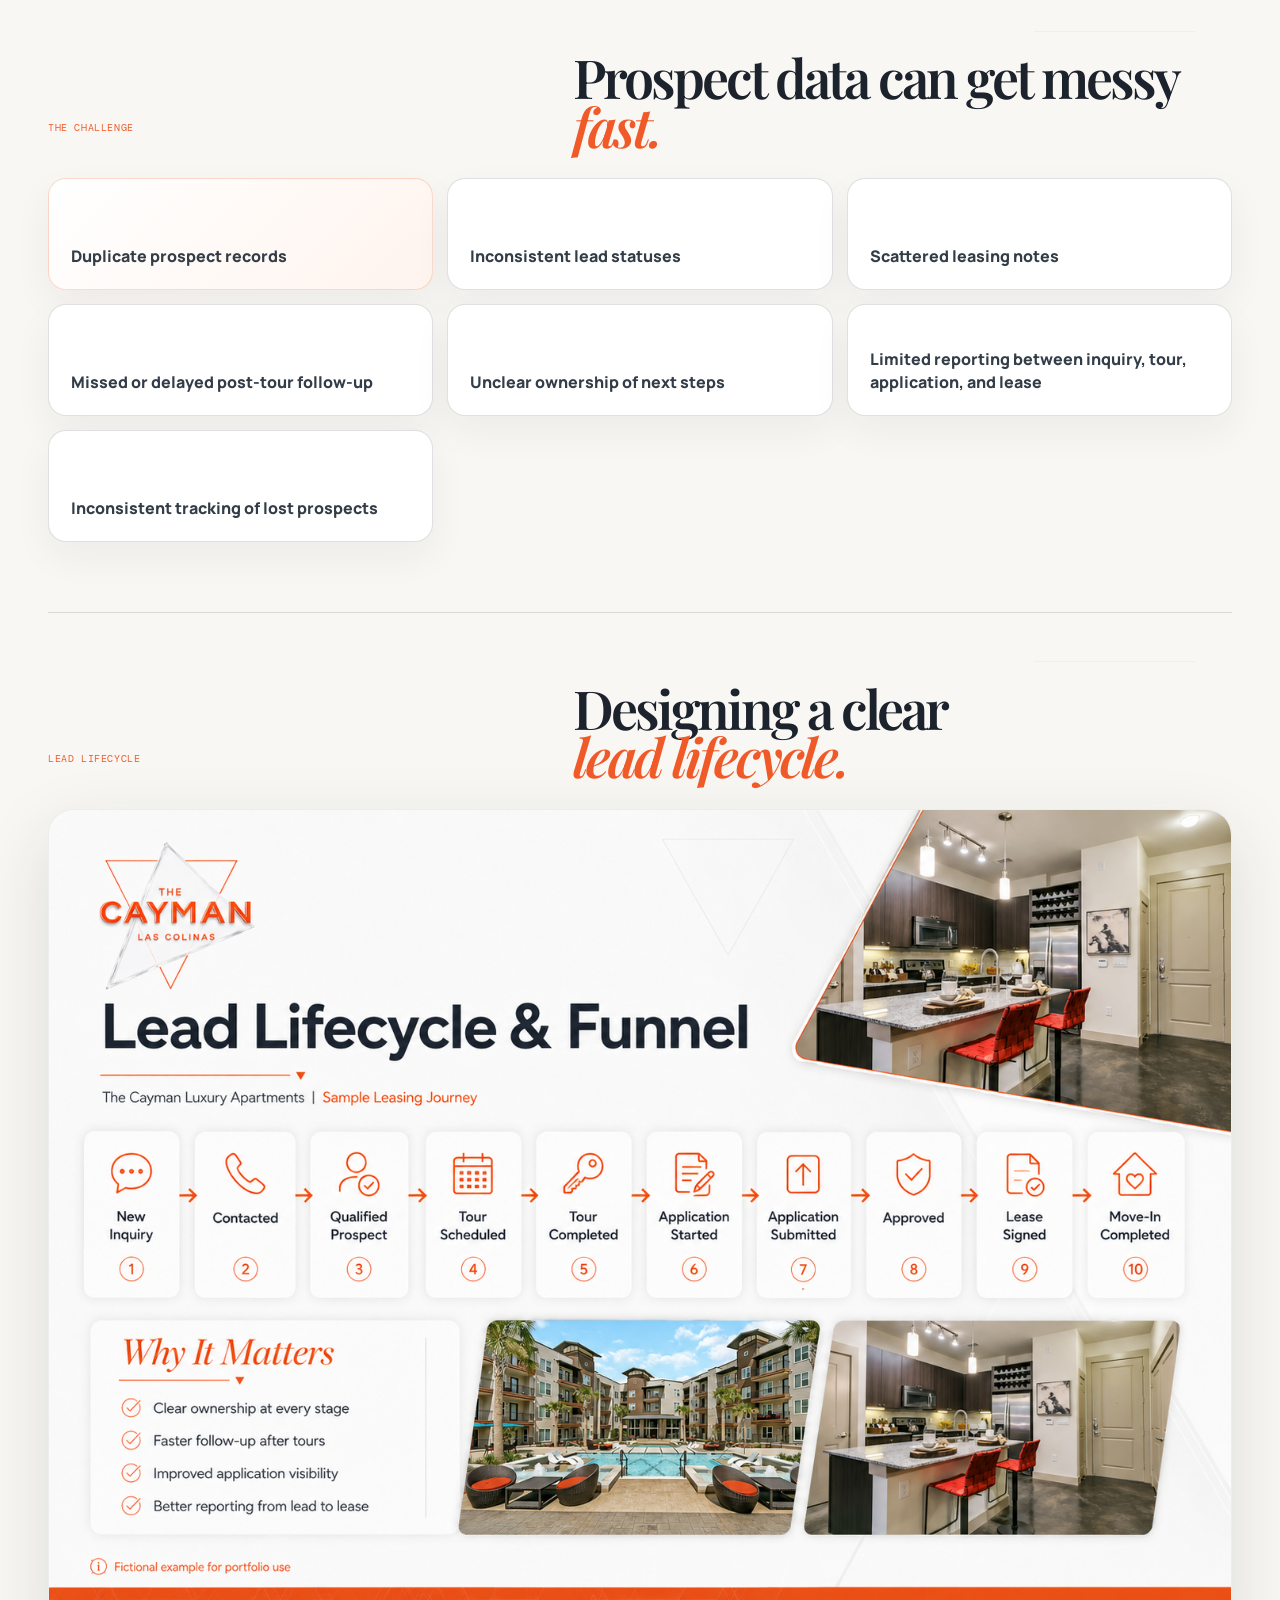
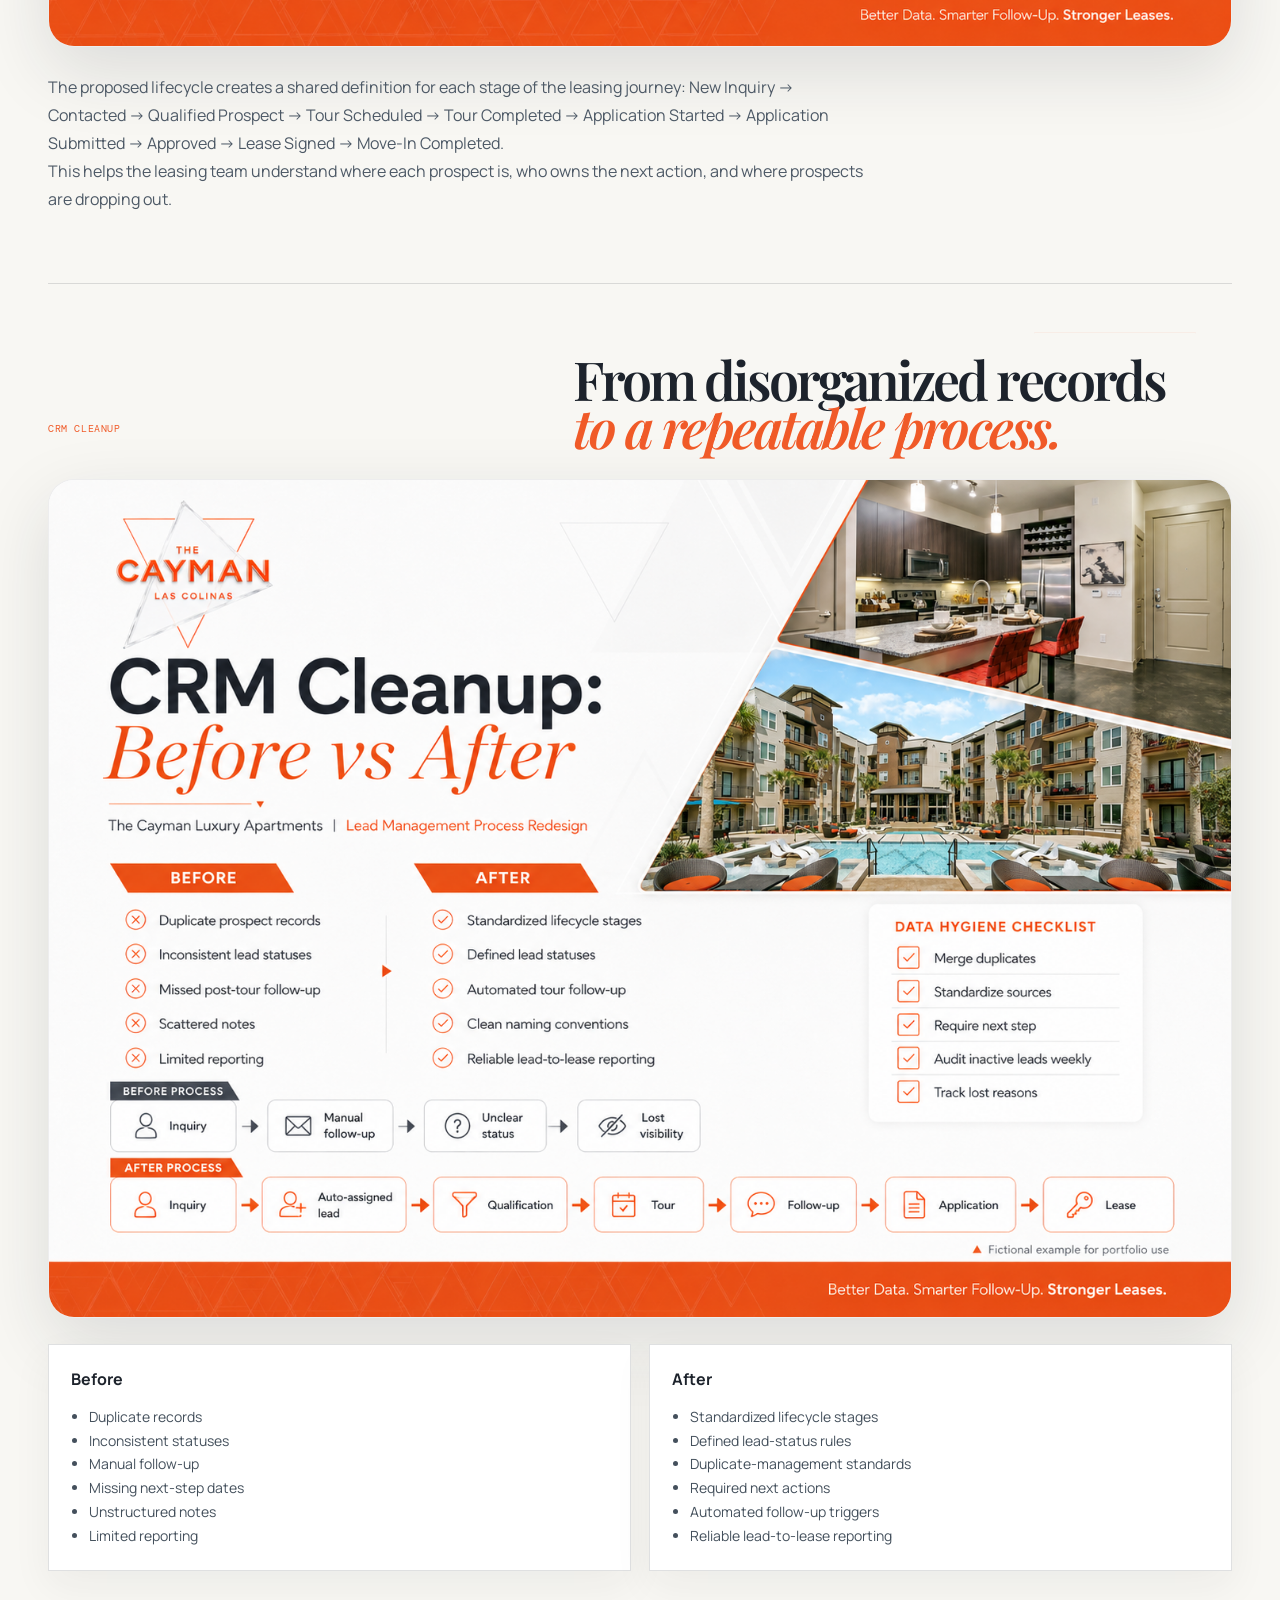
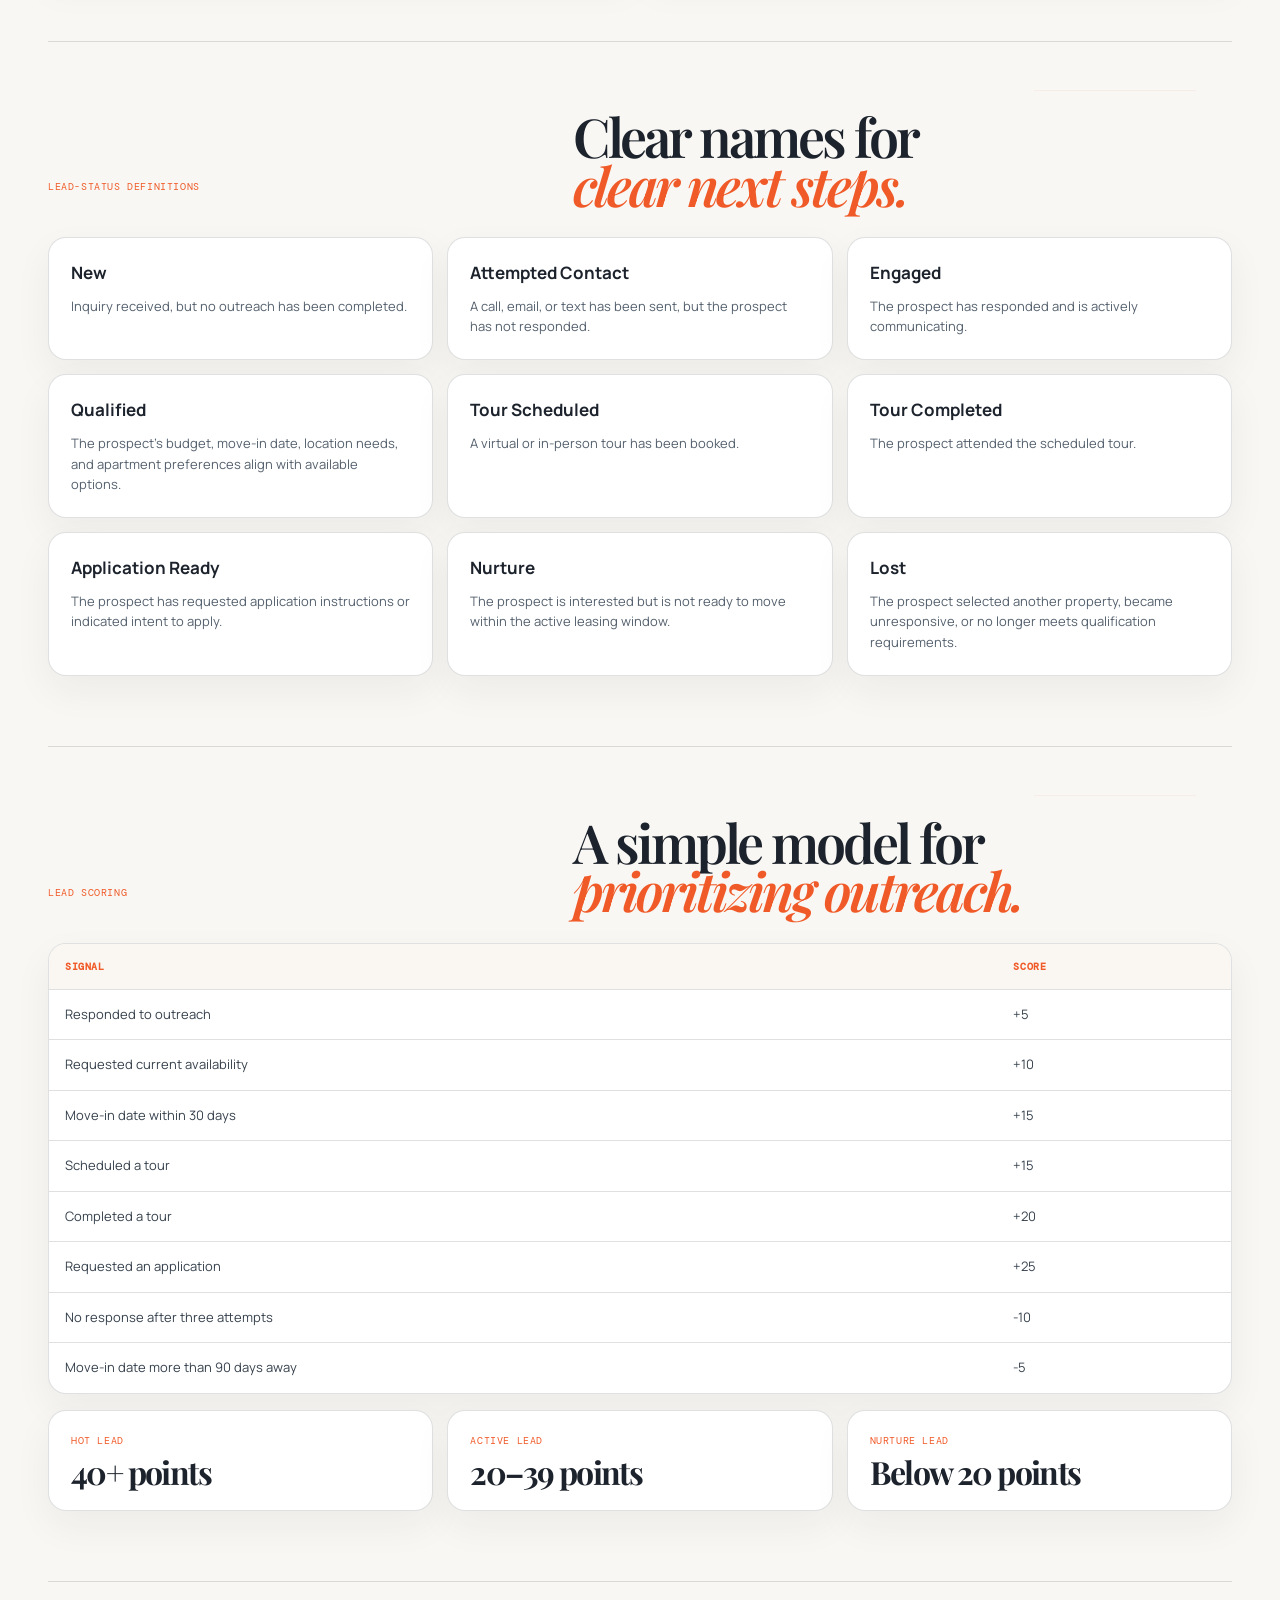
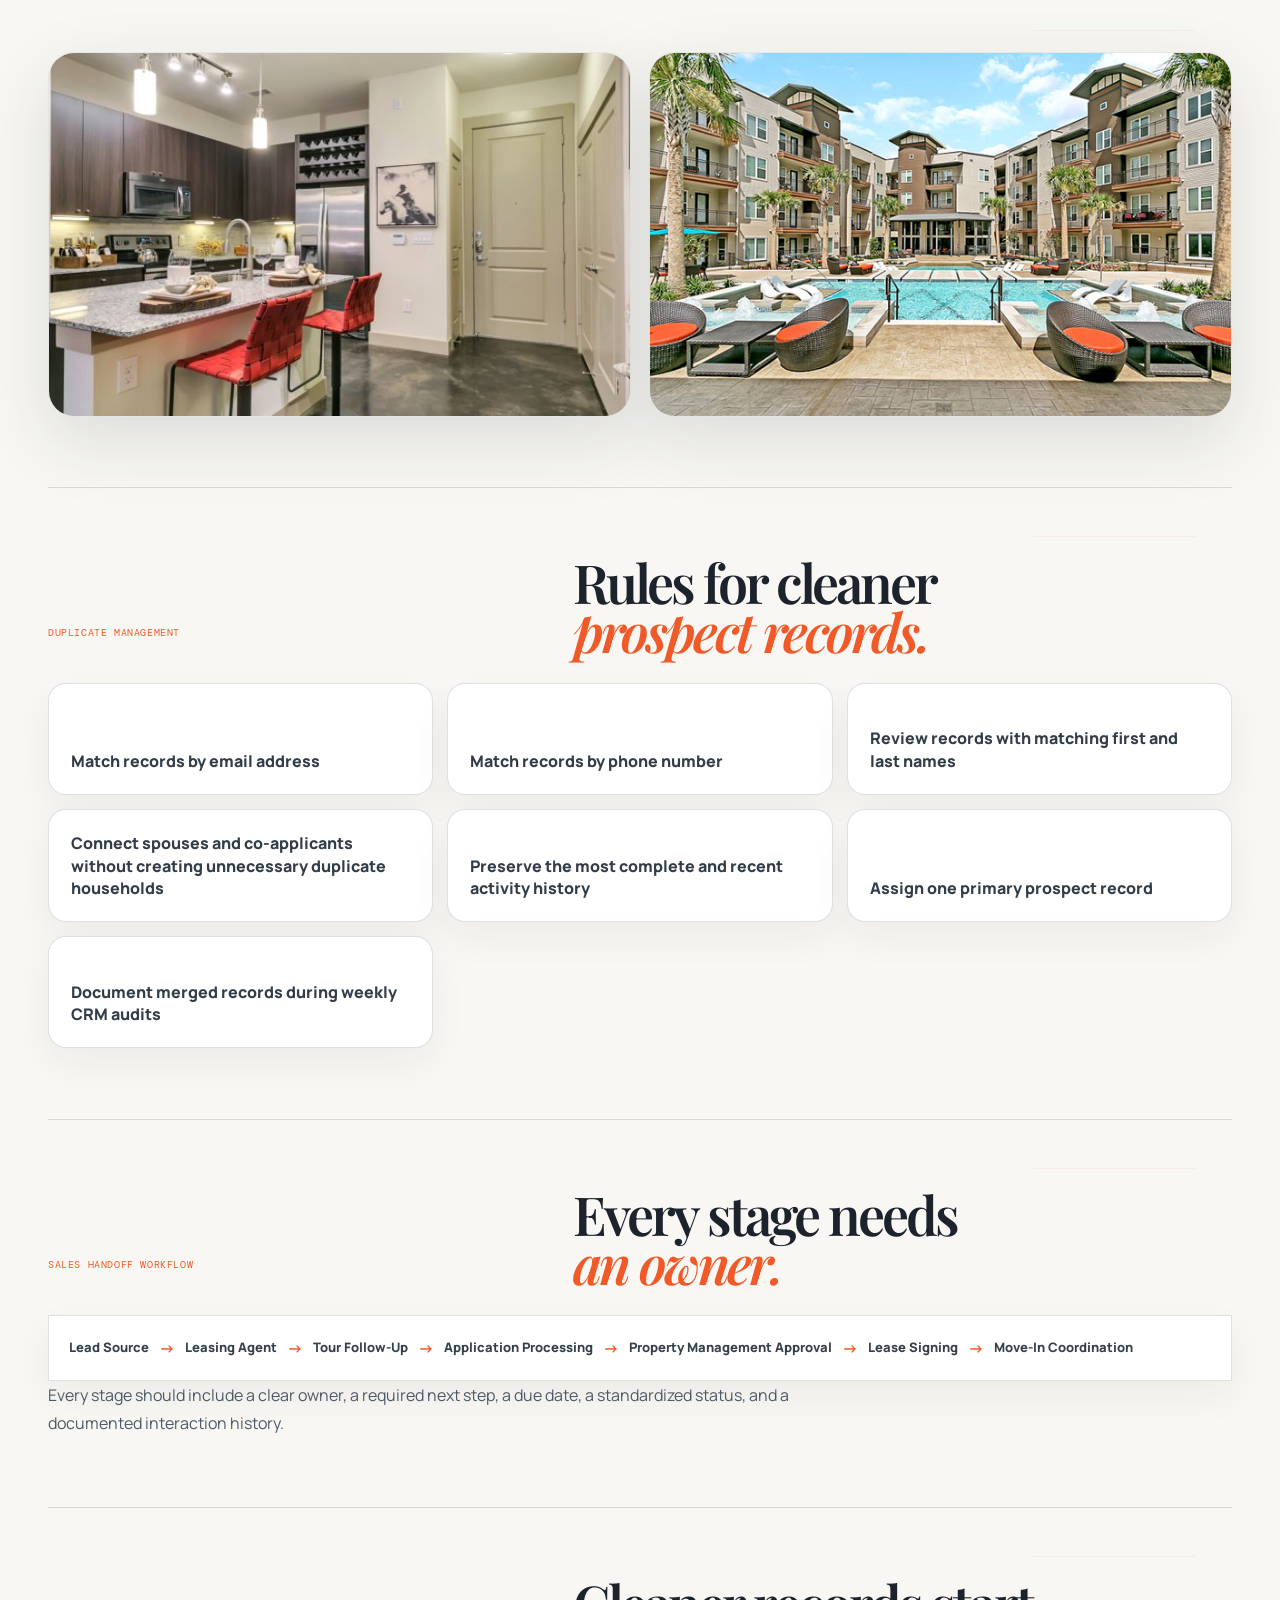
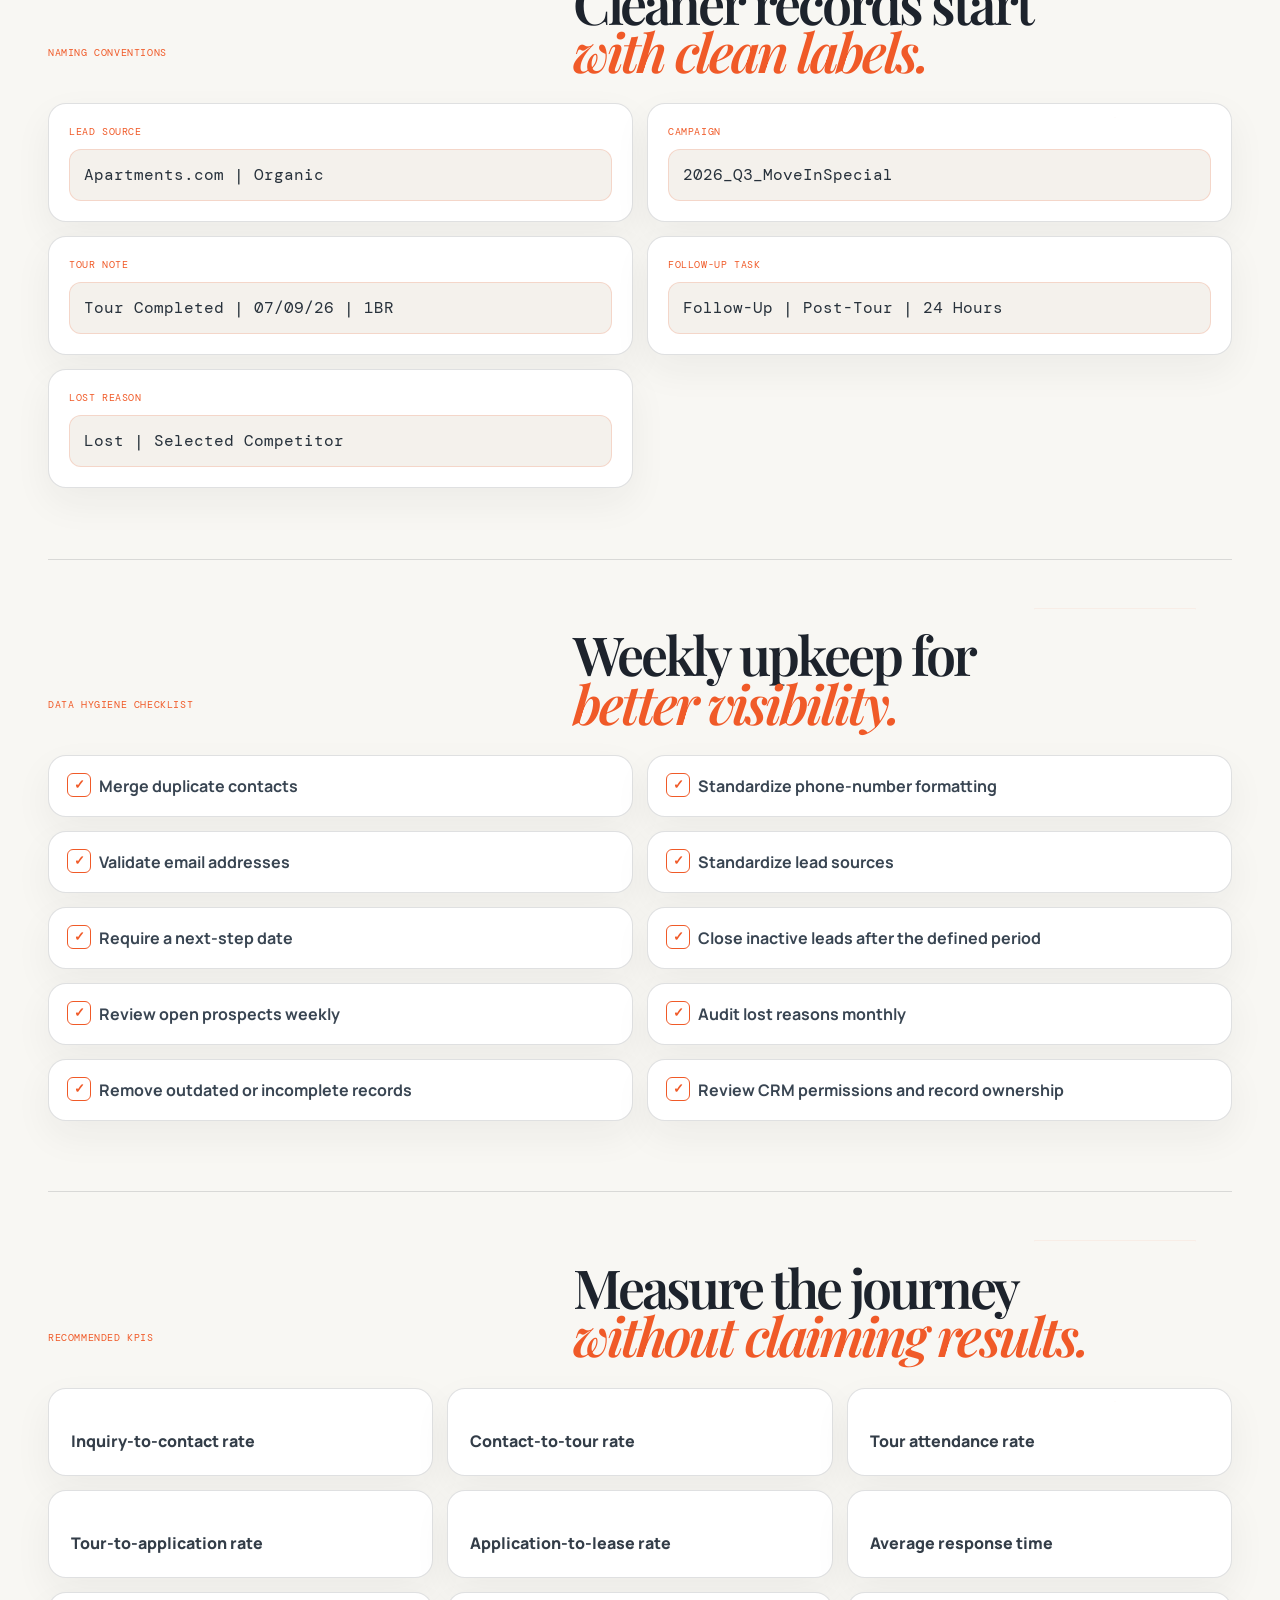
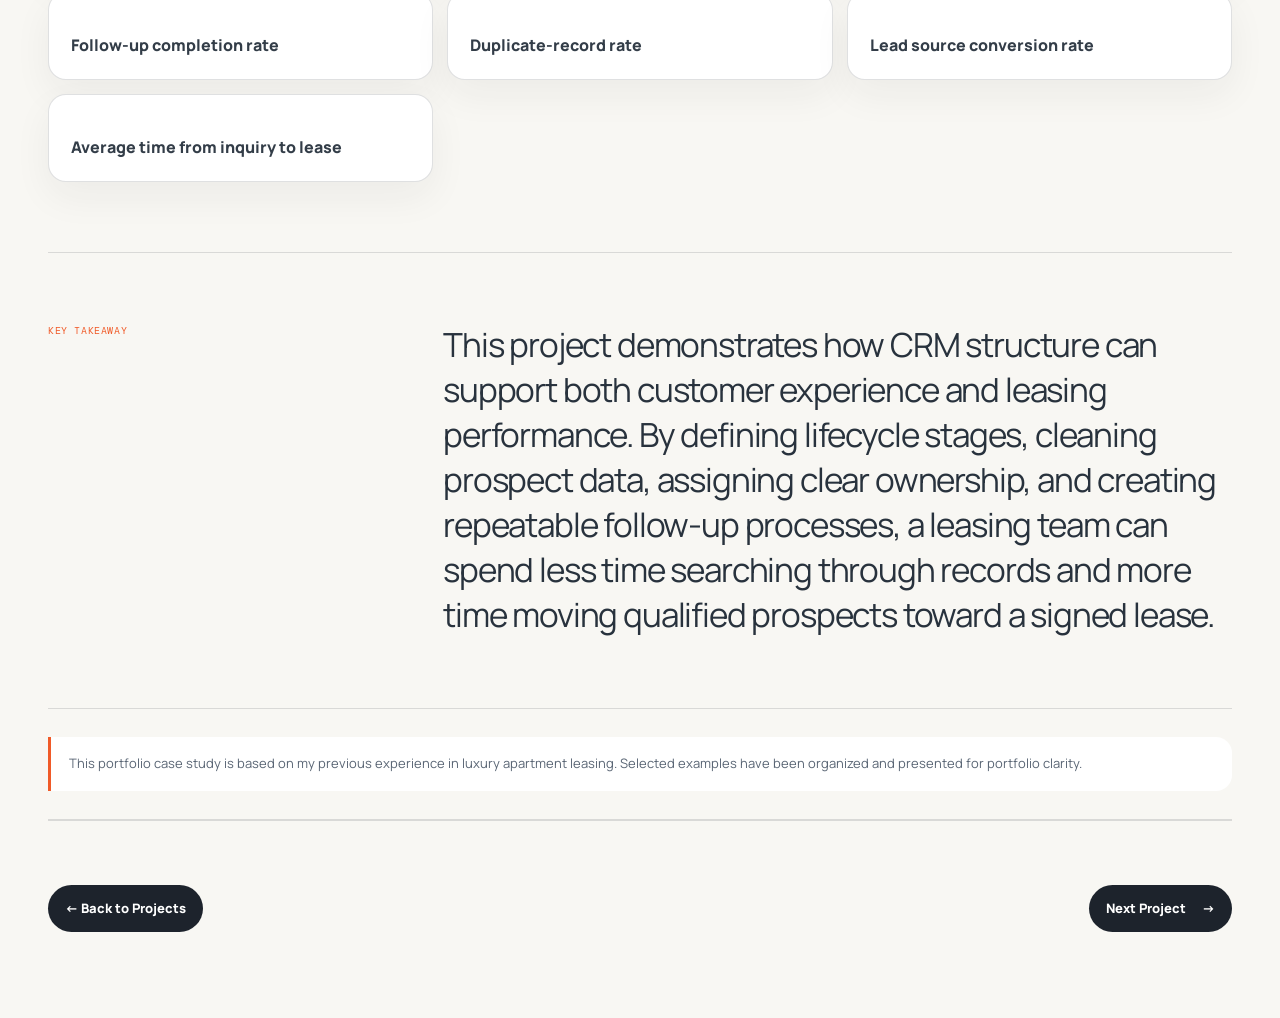
<file: projects/cayman-crm-cleanup-lead-management.html>
<!doctype html>
<html lang="en">
  <head>
    <meta charset="UTF-8" />
    <meta name="viewport" content="width=device-width, initial-scale=1.0" />
    <meta name="description" content="Independent CRM cleanup and lead management optimization case study by Olivia Loera." />
    <title>CRM Cleanup &amp; Lead Management Optimization | Olivia Loera</title>
    <link rel="preconnect" href="https://fonts.googleapis.com" />
    <link rel="preconnect" href="https://fonts.gstatic.com" crossorigin />
    <link href="https://fonts.googleapis.com/css2?family=DM+Mono:wght@400;500&family=Manrope:wght@400;500;600;700;800&family=Playfair+Display:ital,wght@0,600;0,700;1,600&display=swap" rel="stylesheet" />
    <link rel="stylesheet" href="../styles.css" />
  </head>
  <body class="case-page cayman-page">
    <header class="site-header">
      <nav class="nav shell" aria-label="Main navigation">
        <a class="wordmark" href="../index.html#home" aria-label="Olivia Loera home">OL<span>.</span></a>
        <div class="nav-links">
          <a href="../index.html#home">Home</a><a href="../index.html#about">About</a><a href="../index.html#projects">Projects</a><a href="../index.html#experience">Experience</a><a href="../index.html#skills">Skills &amp; Tools</a><a href="../index.html#contact">Contact</a>
        </div>
      </nav>
    </header>

    <main class="shell">
      <a class="case-back" href="../index.html#projects">← Back to projects</a>

      <section class="cayman-hero">
        <div class="cayman-hero-copy">
          <p class="section-number">CASE STUDY / 08 · INDEPENDENT PORTFOLIO PROJECT</p>
          <img class="cayman-logo" src="../assets/the-cayman-logo.avif" alt="The Cayman Las Colinas logo" />
          <h1>CRM Cleanup &amp;<br /><em>Lead Management Optimization</em></h1>
          <p class="case-lead">An independent CRM operations case study designed to improve lead organization, leasing follow-up, and tour-to-lease visibility.</p>
          <ul class="tag-list cayman-tags" aria-label="Project tags">
            <li>CRM Strategy</li>
            <li>Lead Management</li>
            <li>Lifecycle Marketing</li>
            <li>Marketing Operations</li>
            <li>Process Optimization</li>
          </ul>
        </div>
        <figure class="cayman-hero-image">
          <img src="../assets/the-cayman-crm-case-study-cover.png" alt="CRM cleanup and lead management optimization cover for The Cayman Luxury Apartments portfolio case study" />
        </figure>
      </section>

      <section class="cayman-overview">
        <div>
          <span>Project overview</span>
          <h2>Luxury leasing<br /><em>with cleaner CRM flow.</em></h2>
        </div>
        <div>
          <p>The Cayman received prospective renter inquiries through property websites, listing platforms, phone calls, walk-ins, and referrals. This case study highlights CRM cleanup and lead-management work focused on organizing prospect data, improving follow-up consistency, and creating clearer visibility from initial inquiry through move-in.</p>
          <dl class="cayman-facts">
            <div><dt>Project Type</dt><dd>Independent portfolio case study</dd></div>
            <div><dt>My Role</dt><dd>CRM and Lead Management Strategist</dd></div>
            <div><dt>Industry</dt><dd>Luxury Multifamily Housing</dd></div>
            <div><dt>Tools and Skills</dt><dd>CRM architecture, lifecycle stages, lead scoring, data hygiene, workflow design, segmentation, and reporting strategy</dd></div>
          </dl>
        </div>
      </section>

      <section class="cayman-section">
        <div class="gallery-heading">
          <span>The challenge</span>
          <h2>Prospect data can get messy<br /><em>fast.</em></h2>
        </div>
        <div class="cayman-card-grid challenge-grid">
          <article>Duplicate prospect records</article>
          <article>Inconsistent lead statuses</article>
          <article>Scattered leasing notes</article>
          <article>Missed or delayed post-tour follow-up</article>
          <article>Unclear ownership of next steps</article>
          <article>Limited reporting between inquiry, tour, application, and lease</article>
          <article>Inconsistent tracking of lost prospects</article>
        </div>
      </section>

      <section class="cayman-section">
        <div class="gallery-heading">
          <span>Lead lifecycle</span>
          <h2>Designing a clear<br /><em>lead lifecycle.</em></h2>
        </div>
        <figure class="cayman-wide-visual">
          <img src="../assets/the-cayman-lead-lifecycle-funnel.png" alt="The Cayman lead lifecycle and funnel showing stages from new inquiry to move-in completed" />
        </figure>
        <p class="section-copy cayman-copy">The proposed lifecycle creates a shared definition for each stage of the leasing journey: New Inquiry → Contacted → Qualified Prospect → Tour Scheduled → Tour Completed → Application Started → Application Submitted → Approved → Lease Signed → Move-In Completed.</p>
        <p class="section-copy cayman-copy">This helps the leasing team understand where each prospect is, who owns the next action, and where prospects are dropping out.</p>
      </section>

      <section class="cayman-section">
        <div class="gallery-heading">
          <span>CRM cleanup</span>
          <h2>From disorganized records<br /><em>to a repeatable process.</em></h2>
        </div>
        <figure class="cayman-wide-visual">
          <img src="../assets/the-cayman-crm-before-after.png" alt="The Cayman CRM cleanup before and after process redesign infographic" />
        </figure>
        <div class="two-column-list cayman-before-after">
          <div>
            <h3>Before</h3>
            <ul>
              <li>Duplicate records</li>
              <li>Inconsistent statuses</li>
              <li>Manual follow-up</li>
              <li>Missing next-step dates</li>
              <li>Unstructured notes</li>
              <li>Limited reporting</li>
            </ul>
          </div>
          <div>
            <h3>After</h3>
            <ul>
              <li>Standardized lifecycle stages</li>
              <li>Defined lead-status rules</li>
              <li>Duplicate-management standards</li>
              <li>Required next actions</li>
              <li>Automated follow-up triggers</li>
              <li>Reliable lead-to-lease reporting</li>
            </ul>
          </div>
        </div>
      </section>

      <section class="cayman-section">
        <div class="gallery-heading">
          <span>Lead-status definitions</span>
          <h2>Clear names for<br /><em>clear next steps.</em></h2>
        </div>
        <div class="cayman-definition-grid">
          <article><h3>New</h3><p>Inquiry received, but no outreach has been completed.</p></article>
          <article><h3>Attempted Contact</h3><p>A call, email, or text has been sent, but the prospect has not responded.</p></article>
          <article><h3>Engaged</h3><p>The prospect has responded and is actively communicating.</p></article>
          <article><h3>Qualified</h3><p>The prospect’s budget, move-in date, location needs, and apartment preferences align with available options.</p></article>
          <article><h3>Tour Scheduled</h3><p>A virtual or in-person tour has been booked.</p></article>
          <article><h3>Tour Completed</h3><p>The prospect attended the scheduled tour.</p></article>
          <article><h3>Application Ready</h3><p>The prospect has requested application instructions or indicated intent to apply.</p></article>
          <article><h3>Nurture</h3><p>The prospect is interested but is not ready to move within the active leasing window.</p></article>
          <article><h3>Lost</h3><p>The prospect selected another property, became unresponsive, or no longer meets qualification requirements.</p></article>
        </div>
      </section>

      <section class="cayman-section">
        <div class="gallery-heading">
          <span>Lead scoring</span>
          <h2>A simple model for<br /><em>prioritizing outreach.</em></h2>
        </div>
        <div class="case-table-wrap cayman-table-wrap">
          <table class="case-table cayman-table">
            <thead><tr><th>Signal</th><th>Score</th></tr></thead>
            <tbody>
              <tr><td>Responded to outreach</td><td>+5</td></tr>
              <tr><td>Requested current availability</td><td>+10</td></tr>
              <tr><td>Move-in date within 30 days</td><td>+15</td></tr>
              <tr><td>Scheduled a tour</td><td>+15</td></tr>
              <tr><td>Completed a tour</td><td>+20</td></tr>
              <tr><td>Requested an application</td><td>+25</td></tr>
              <tr><td>No response after three attempts</td><td>-10</td></tr>
              <tr><td>Move-in date more than 90 days away</td><td>-5</td></tr>
            </tbody>
          </table>
        </div>
        <div class="cayman-score-grid">
          <article><span>Hot Lead</span><strong>40+ points</strong></article>
          <article><span>Active Lead</span><strong>20–39 points</strong></article>
          <article><span>Nurture Lead</span><strong>Below 20 points</strong></article>
        </div>
      </section>

      <section class="cayman-section cayman-photo-strip">
        <figure>
          <img src="../assets/the-cayman-model-apartment.jpg" alt="The Cayman model apartment kitchen with modern finishes and orange stools" />
        </figure>
        <figure>
          <img src="../assets/the-cayman-pool-exterior.jpg" alt="The Cayman apartment exterior and pool courtyard" />
        </figure>
      </section>

      <section class="cayman-section">
        <div class="gallery-heading">
          <span>Duplicate management</span>
          <h2>Rules for cleaner<br /><em>prospect records.</em></h2>
        </div>
        <div class="cayman-card-grid">
          <article>Match records by email address</article>
          <article>Match records by phone number</article>
          <article>Review records with matching first and last names</article>
          <article>Connect spouses and co-applicants without creating unnecessary duplicate households</article>
          <article>Preserve the most complete and recent activity history</article>
          <article>Assign one primary prospect record</article>
          <article>Document merged records during weekly CRM audits</article>
        </div>
      </section>

      <section class="cayman-section">
        <div class="gallery-heading">
          <span>Sales handoff workflow</span>
          <h2>Every stage needs<br /><em>an owner.</em></h2>
        </div>
        <div class="workflow-ribbon cayman-workflow" aria-label="Sales handoff workflow">
          <span>Lead Source</span><b>→</b><span>Leasing Agent</span><b>→</b><span>Tour Follow-Up</span><b>→</b><span>Application Processing</span><b>→</b><span>Property Management Approval</span><b>→</b><span>Lease Signing</span><b>→</b><span>Move-In Coordination</span>
        </div>
        <p class="section-copy cayman-copy">Every stage should include a clear owner, a required next step, a due date, a standardized status, and a documented interaction history.</p>
      </section>

      <section class="cayman-section">
        <div class="gallery-heading">
          <span>Naming conventions</span>
          <h2>Cleaner records start<br /><em>with clean labels.</em></h2>
        </div>
        <div class="cayman-code-grid">
          <article><span>Lead source</span><code>Apartments.com | Organic</code></article>
          <article><span>Campaign</span><code>2026_Q3_MoveInSpecial</code></article>
          <article><span>Tour note</span><code>Tour Completed | 07/09/26 | 1BR</code></article>
          <article><span>Follow-up task</span><code>Follow-Up | Post-Tour | 24 Hours</code></article>
          <article><span>Lost reason</span><code>Lost | Selected Competitor</code></article>
        </div>
      </section>

      <section class="cayman-section">
        <div class="gallery-heading">
          <span>Data hygiene checklist</span>
          <h2>Weekly upkeep for<br /><em>better visibility.</em></h2>
        </div>
        <ul class="cayman-checklist">
          <li>Merge duplicate contacts</li>
          <li>Standardize phone-number formatting</li>
          <li>Validate email addresses</li>
          <li>Standardize lead sources</li>
          <li>Require a next-step date</li>
          <li>Close inactive leads after the defined period</li>
          <li>Review open prospects weekly</li>
          <li>Audit lost reasons monthly</li>
          <li>Remove outdated or incomplete records</li>
          <li>Review CRM permissions and record ownership</li>
        </ul>
      </section>

      <section class="cayman-section">
        <div class="gallery-heading">
          <span>Recommended KPIs</span>
          <h2>Measure the journey<br /><em>without claiming results.</em></h2>
        </div>
        <div class="cayman-card-grid kpi-grid">
          <article>Inquiry-to-contact rate</article>
          <article>Contact-to-tour rate</article>
          <article>Tour attendance rate</article>
          <article>Tour-to-application rate</article>
          <article>Application-to-lease rate</article>
          <article>Average response time</article>
          <article>Follow-up completion rate</article>
          <article>Duplicate-record rate</article>
          <article>Lead source conversion rate</article>
          <article>Average time from inquiry to lease</article>
        </div>
      </section>

      <section class="cayman-takeaway">
        <span>Key takeaway</span>
        <p>This project demonstrates how CRM structure can support both customer experience and leasing performance. By defining lifecycle stages, cleaning prospect data, assigning clear ownership, and creating repeatable follow-up processes, a leasing team can spend less time searching through records and more time moving qualified prospects toward a signed lease.</p>
      </section>

      <section class="cayman-disclaimer">
        <p>This portfolio case study is based on my previous experience in luxury apartment leasing. Selected examples have been organized and presented for portfolio clarity.</p>
      </section>

      <nav class="case-navigation" aria-label="Project navigation">
        <a class="button button-dark" href="../index.html#projects">← Back to Projects</a>
        <a class="button button-dark" href="luma-sign-up-to-active-customer.html">Next Project <span aria-hidden="true">→</span></a>
      </nav>
    </main>
  </body>
</html>
</file>
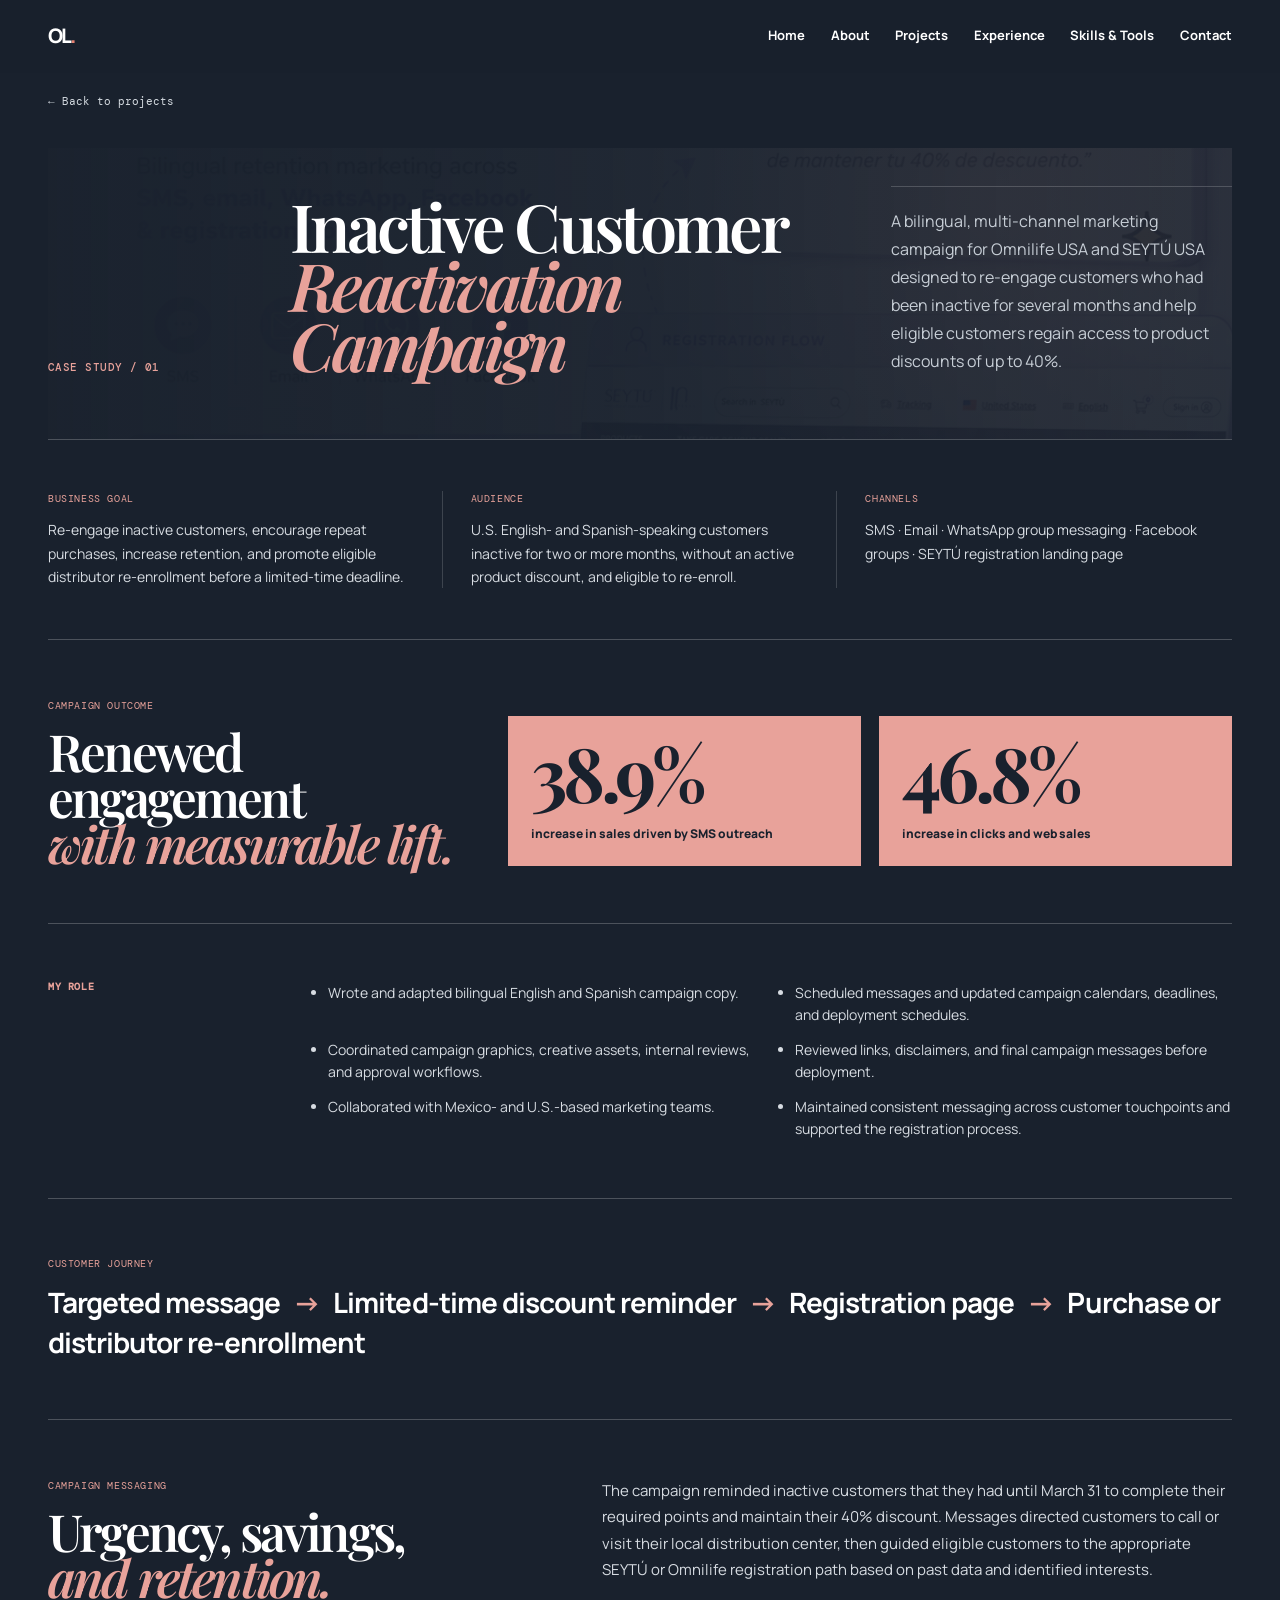
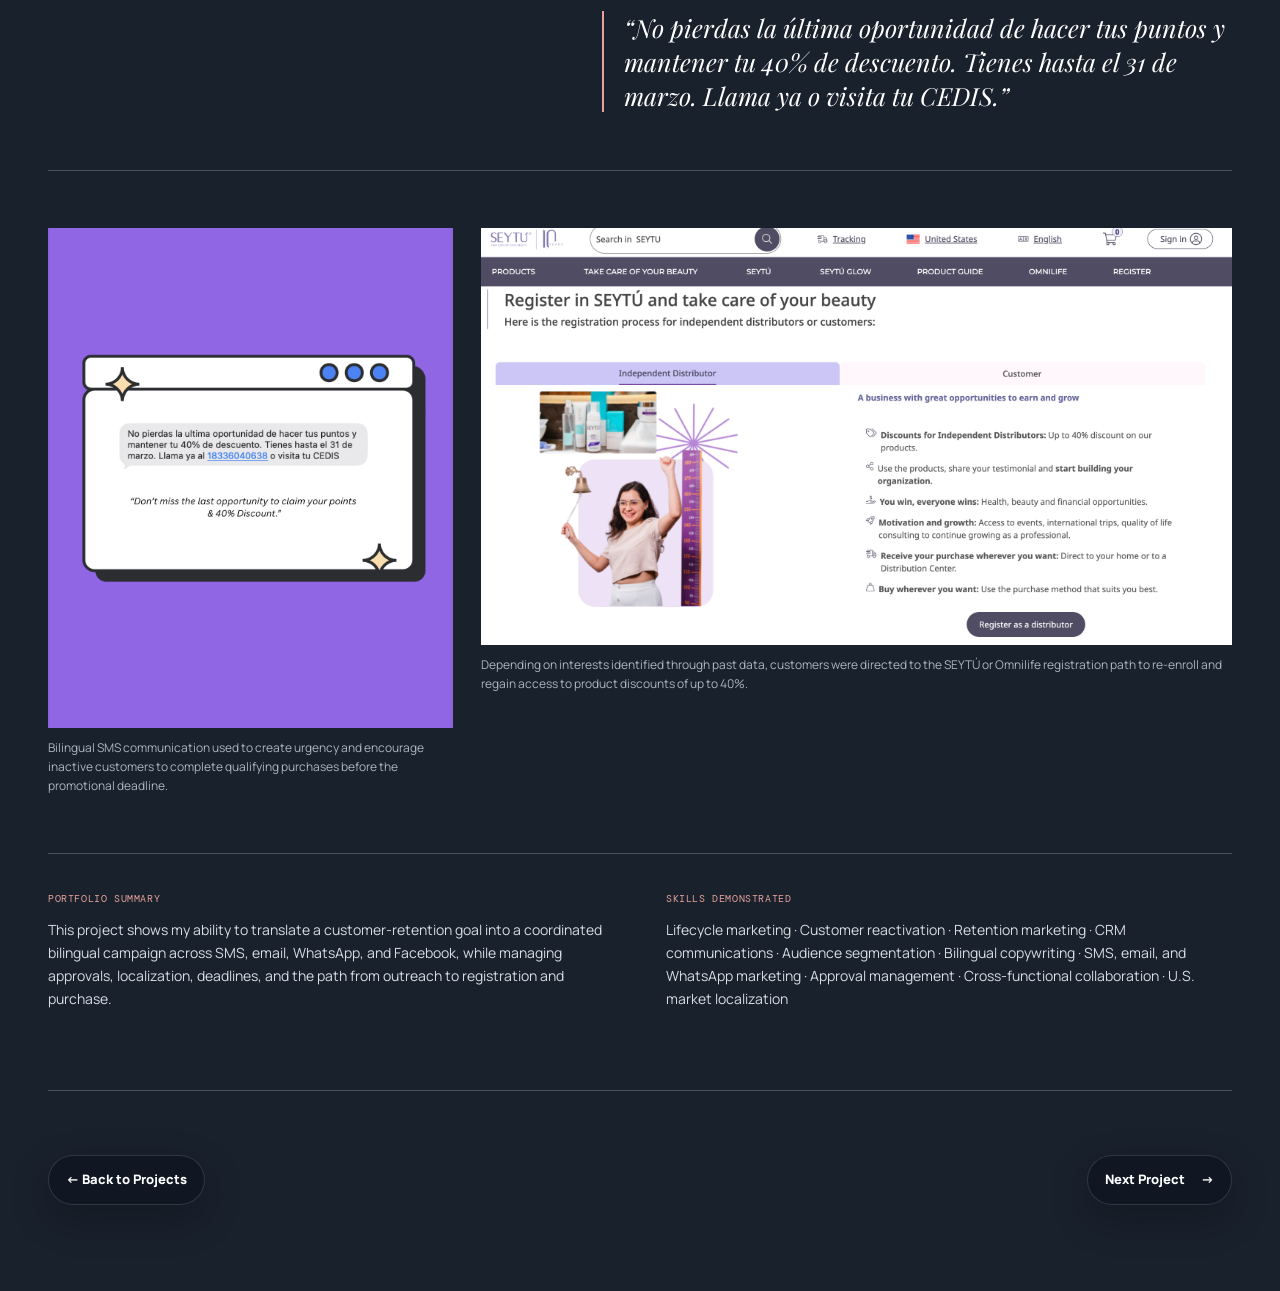
<file: projects/inactive-customer-reactivation.html>
<!doctype html>
<html lang="en">
  <head>
    <meta charset="UTF-8" />
    <meta name="viewport" content="width=device-width, initial-scale=1.0" />
    <meta name="description" content="Inactive Customer Reactivation Campaign case study by Olivia Loera." />
    <title>Inactive Customer Reactivation | Olivia Loera</title>
    <link rel="preconnect" href="https://fonts.googleapis.com" />
    <link rel="preconnect" href="https://fonts.gstatic.com" crossorigin />
    <link href="https://fonts.googleapis.com/css2?family=DM+Mono:wght@400;500&family=Manrope:wght@400;500;600;700;800&family=Playfair+Display:ital,wght@0,600;0,700;1,600&display=swap" rel="stylesheet" />
    <link rel="stylesheet" href="../styles.css" />
  </head>
  <body class="case-page">
    <header class="site-header">
      <nav class="nav shell" aria-label="Main navigation">
        <a class="wordmark" href="../index.html#home" aria-label="Olivia Loera home">OL<span>.</span></a>
        <div class="nav-links">
          <a href="../index.html#home">Home</a><a href="../index.html#about">About</a><a href="../index.html#projects">Projects</a><a href="../index.html#experience">Experience</a><a href="../index.html#skills">Skills &amp; Tools</a><a href="../index.html#contact">Contact</a>
        </div>
      </nav>
    </header>
    <main class="shell">
      <a class="case-back" href="../index.html#projects">← Back to projects</a>
      <section class="case-hero project-hero-reactivation">
        <p class="section-number">CASE STUDY / 01</p>
        <h1>Inactive Customer<br /><em>Reactivation Campaign</em></h1>
        <p class="case-lead">A bilingual, multi-channel marketing campaign for Omnilife USA and SEYTÚ USA designed to re-engage customers who had been inactive for several months and help eligible customers regain access to product discounts of up to 40%.</p>
      </section>
      <section class="case-facts" aria-label="Project overview">
        <div><span>Business goal</span><p>Re-engage inactive customers, encourage repeat purchases, increase retention, and promote eligible distributor re-enrollment before a limited-time deadline.</p></div>
        <div><span>Audience</span><p>U.S. English- and Spanish-speaking customers inactive for two or more months, without an active product discount, and eligible to re-enroll.</p></div>
        <div><span>Channels</span><p>SMS · Email · WhatsApp group messaging · Facebook groups · SEYTÚ registration landing page</p></div>
      </section>
      <section class="case-results" aria-label="Campaign results">
        <div><span>Campaign outcome</span><h2>Renewed engagement<br /><em>with measurable lift.</em></h2></div>
        <div class="result-card"><strong>38.9%</strong><p>increase in sales driven by SMS outreach</p></div>
        <div class="result-card"><strong>46.8%</strong><p>increase in clicks and web sales</p></div>
      </section>
      <section class="case-role">
        <h2>My role</h2>
        <ul>
          <li>Wrote and adapted bilingual English and Spanish campaign copy.</li>
          <li>Scheduled messages and updated campaign calendars, deadlines, and deployment schedules.</li>
          <li>Coordinated campaign graphics, creative assets, internal reviews, and approval workflows.</li>
          <li>Reviewed links, disclaimers, and final campaign messages before deployment.</li>
          <li>Collaborated with Mexico- and U.S.-based marketing teams.</li>
          <li>Maintained consistent messaging across customer touchpoints and supported the registration process.</li>
        </ul>
      </section>
      <section class="case-journey">
        <span>Customer journey</span>
        <strong>Targeted message <b>→</b> Limited-time discount reminder <b>→</b> Registration page <b>→</b> Purchase or distributor re-enrollment</strong>
      </section>
      <section class="case-message">
        <div><span>Campaign messaging</span><h2>Urgency, savings,<br /><em>and retention.</em></h2></div>
        <div><p>The campaign reminded inactive customers that they had until March 31 to complete their required points and maintain their 40% discount. Messages directed customers to call or visit their local distribution center, then guided eligible customers to the appropriate SEYTÚ or Omnilife registration path based on past data and identified interests.</p><blockquote>“No pierdas la última oportunidad de hacer tus puntos y mantener tu 40% de descuento. Tienes hasta el 31 de marzo. Llama ya o visita tu CEDIS.”</blockquote></div>
      </section>
      <section class="case-assets" aria-label="Campaign visuals">
        <figure class="sms-asset"><img src="../assets/inactive-customer-sms.png" alt="Spanish SMS campaign graphic promoting a 40 percent discount deadline" /><figcaption>Bilingual SMS communication used to create urgency and encourage inactive customers to complete qualifying purchases before the promotional deadline.</figcaption></figure>
        <figure><img src="../assets/sey-tu-registration-page.png" alt="SEYTÚ registration landing page for independent distributors and customers" /><figcaption>Depending on interests identified through past data, customers were directed to the SEYTÚ or Omnilife registration path to re-enroll and regain access to product discounts of up to 40%.</figcaption></figure>
      </section>
      <section class="case-footer">
        <div><span>Portfolio summary</span><p>This project shows my ability to translate a customer-retention goal into a coordinated bilingual campaign across SMS, email, WhatsApp, and Facebook, while managing approvals, localization, deadlines, and the path from outreach to registration and purchase.</p></div>
        <div><span>Skills demonstrated</span><p>Lifecycle marketing · Customer reactivation · Retention marketing · CRM communications · Audience segmentation · Bilingual copywriting · SMS, email, and WhatsApp marketing · Approval management · Cross-functional collaboration · U.S. market localization</p></div>
      </section>

      <nav class="case-navigation" aria-label="Project navigation">
        <a class="button button-dark" href="../index.html#projects">← Back to Projects</a>
        <a class="button button-dark" href="project-two.html">Next Project <span aria-hidden="true">→</span></a>
      </nav>
    </main>
  </body>
</html>
</file>
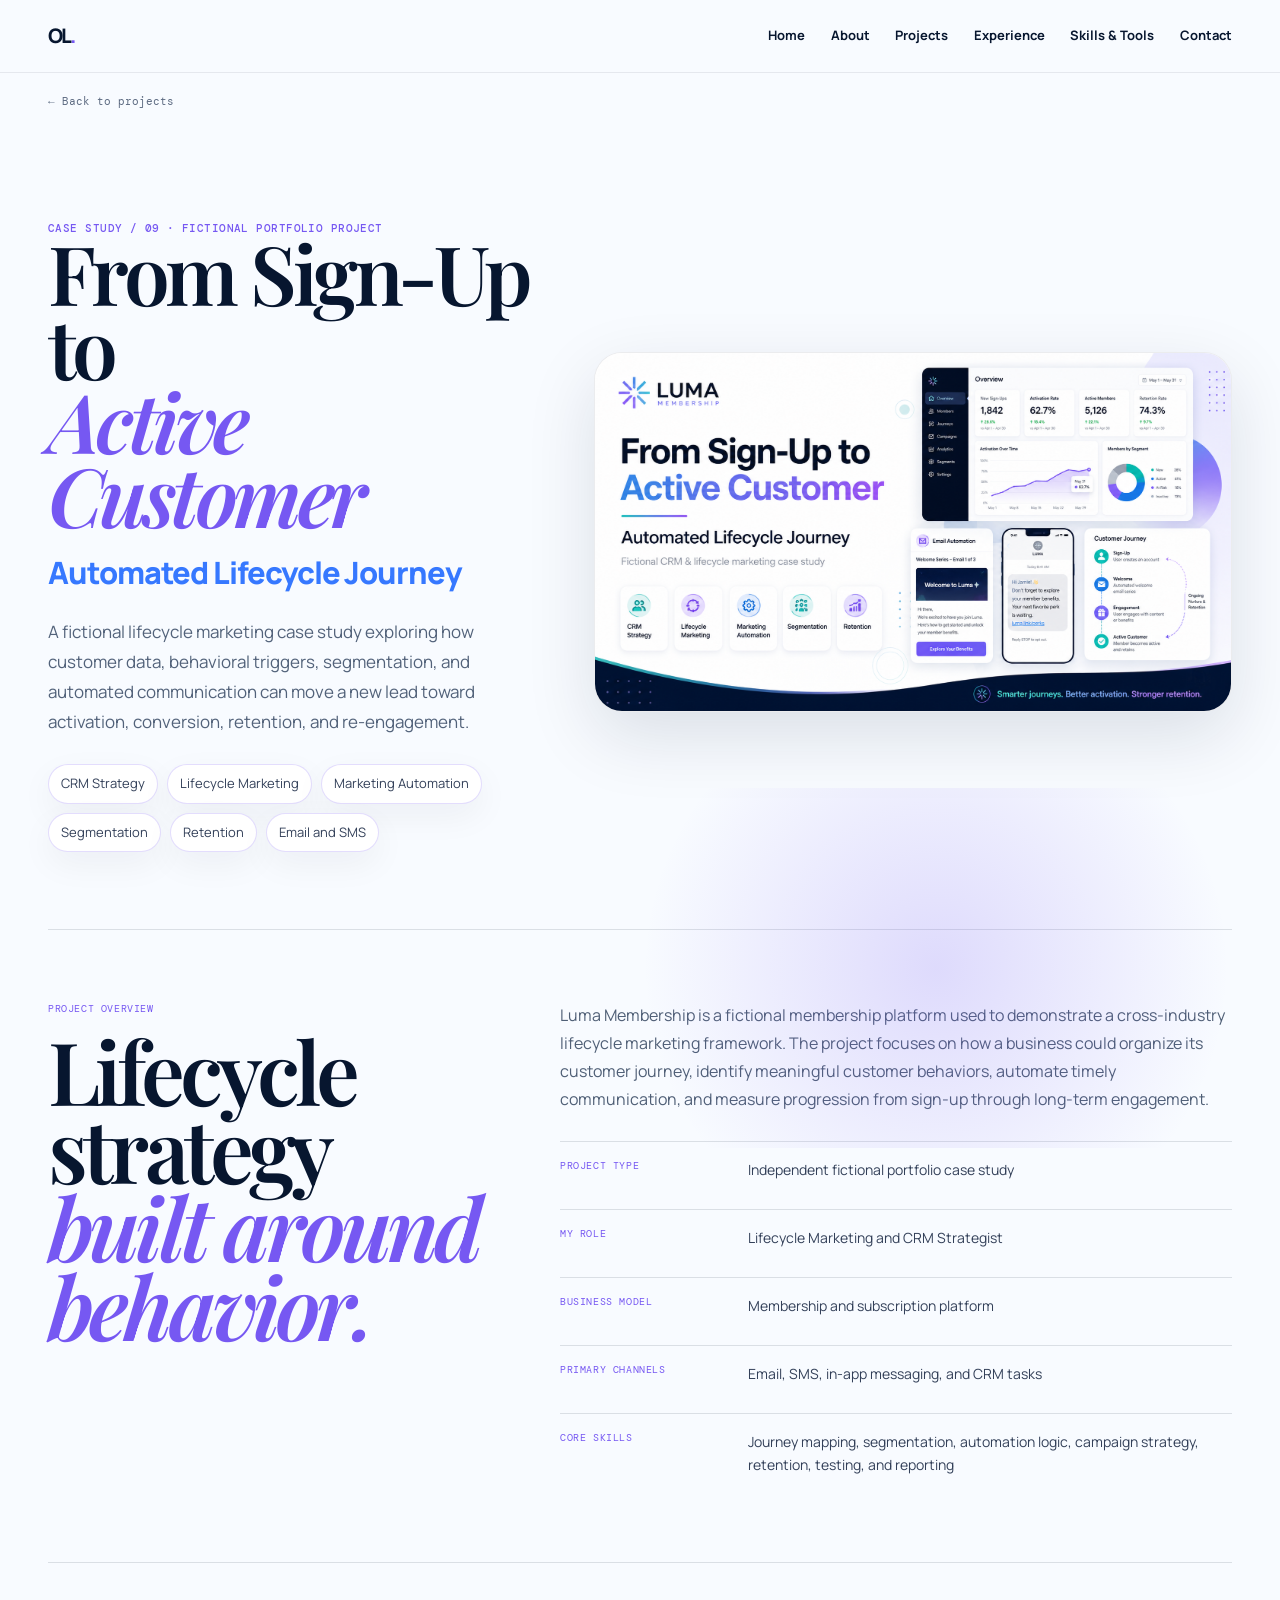
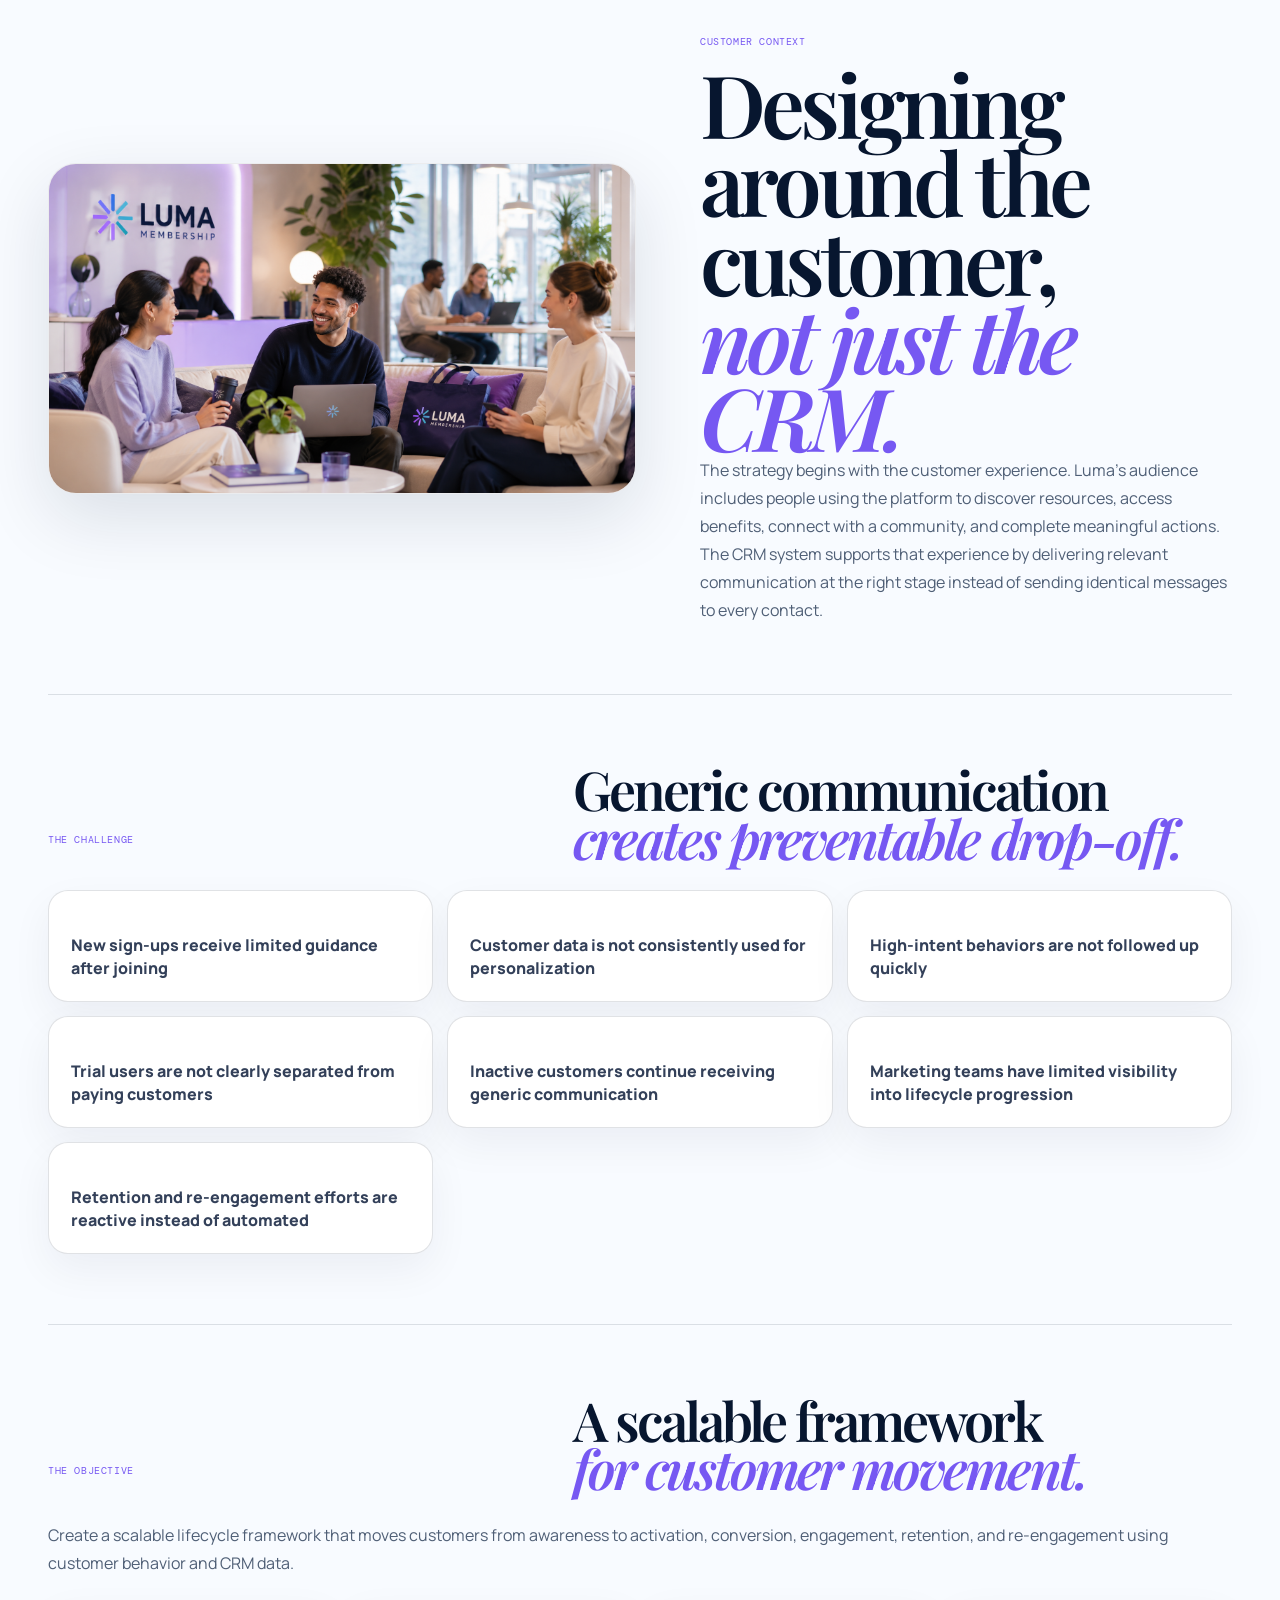
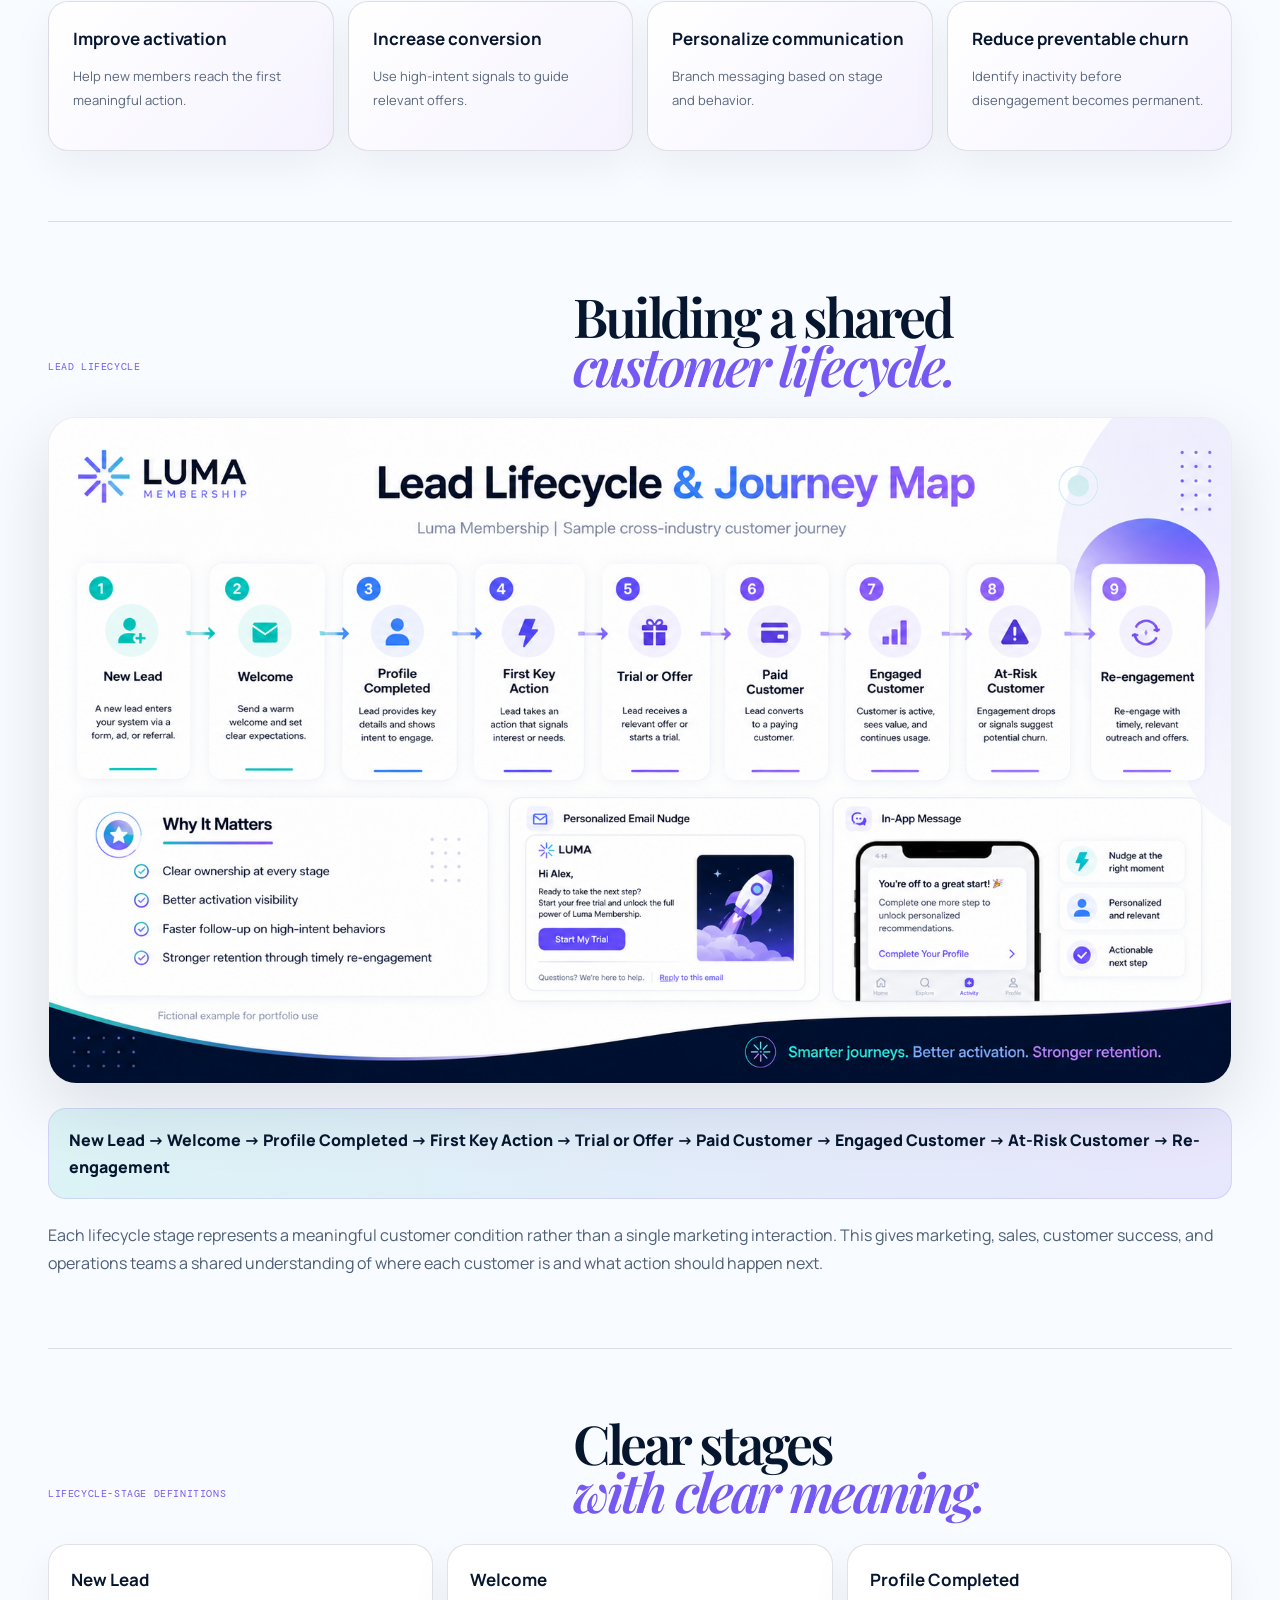
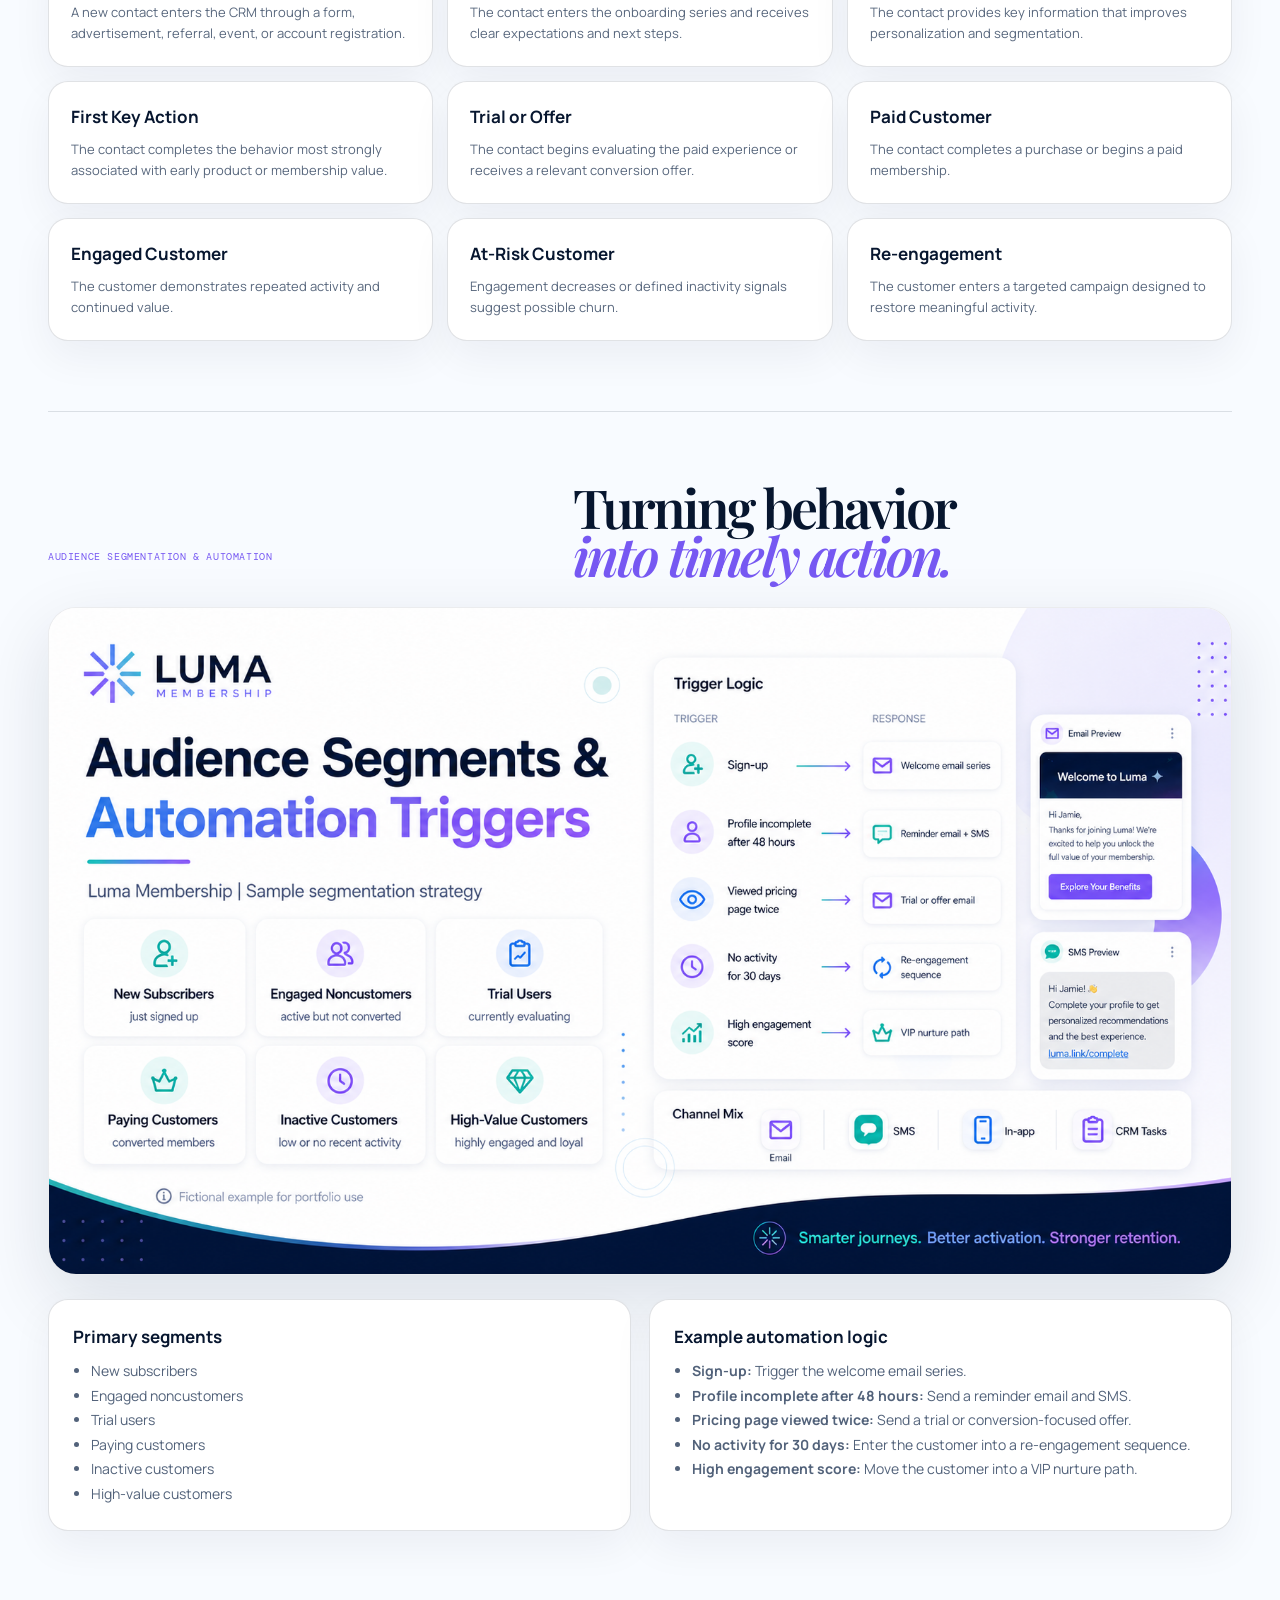
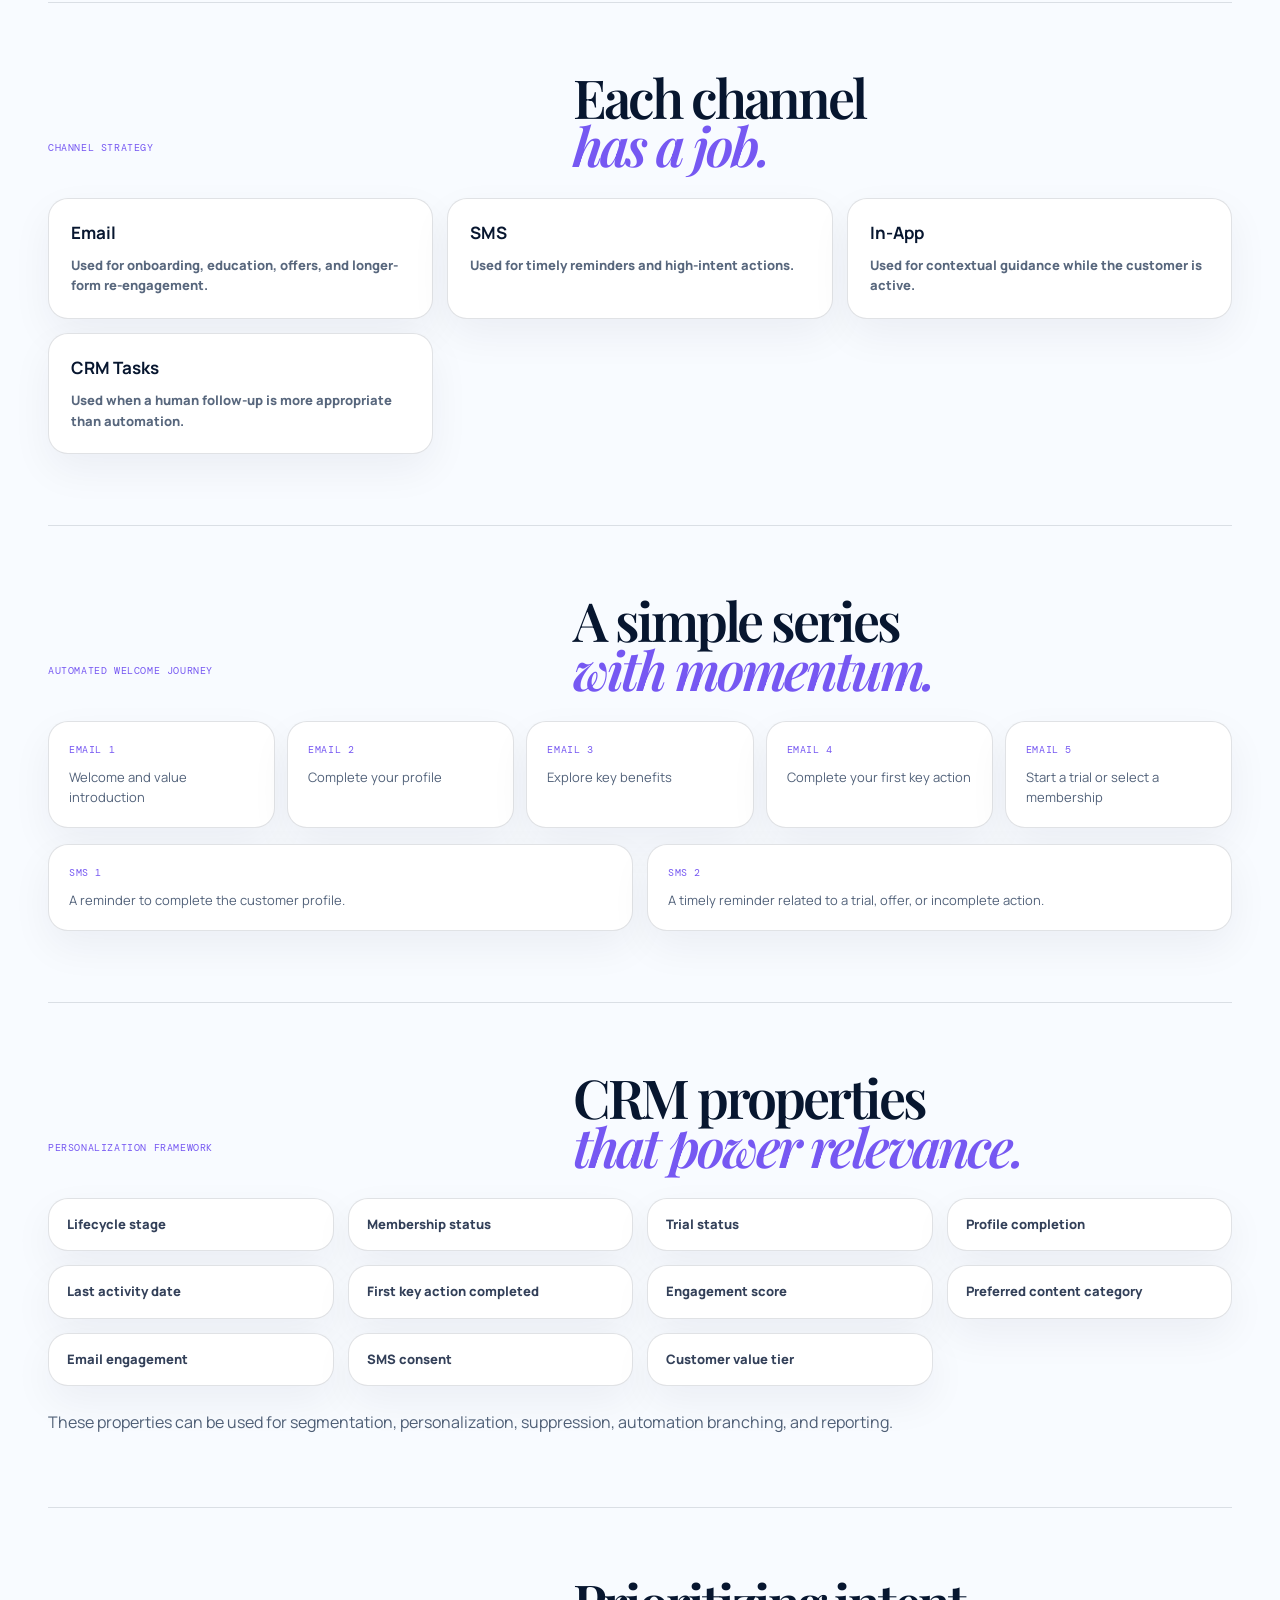
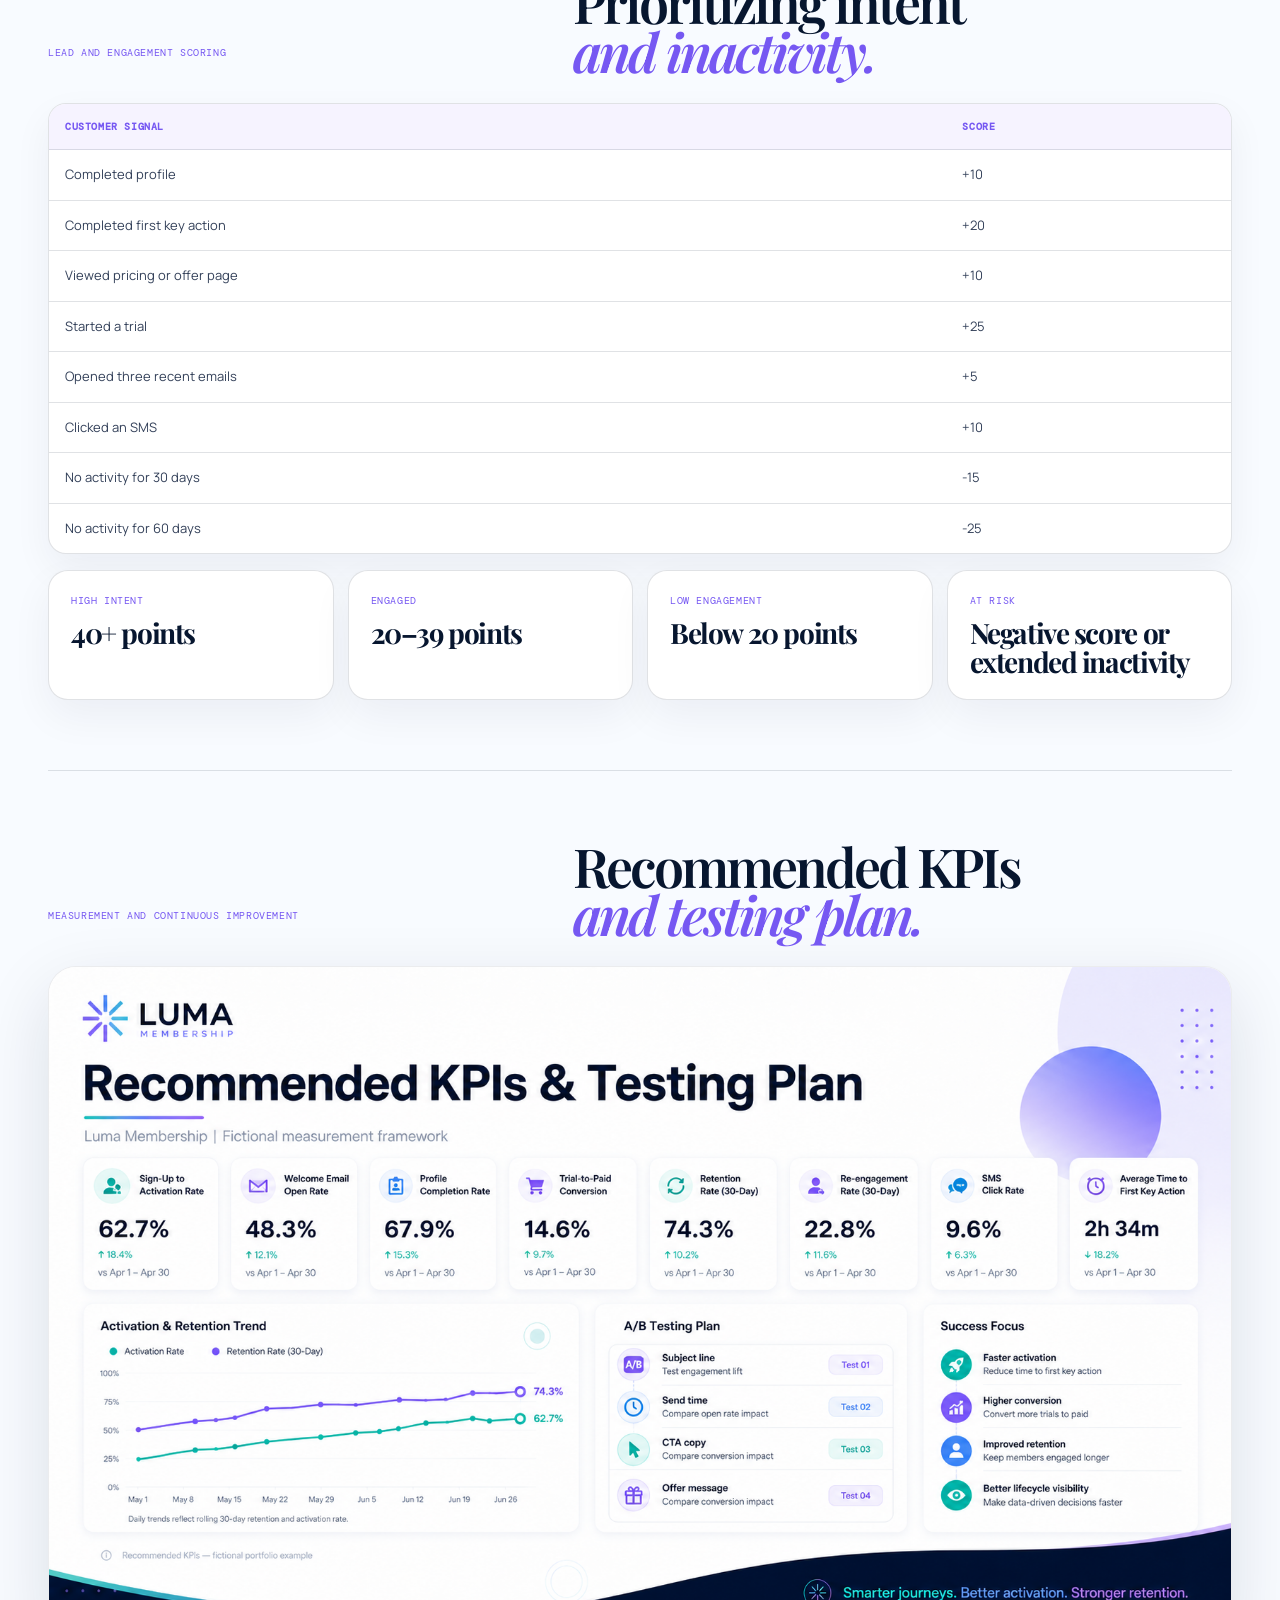
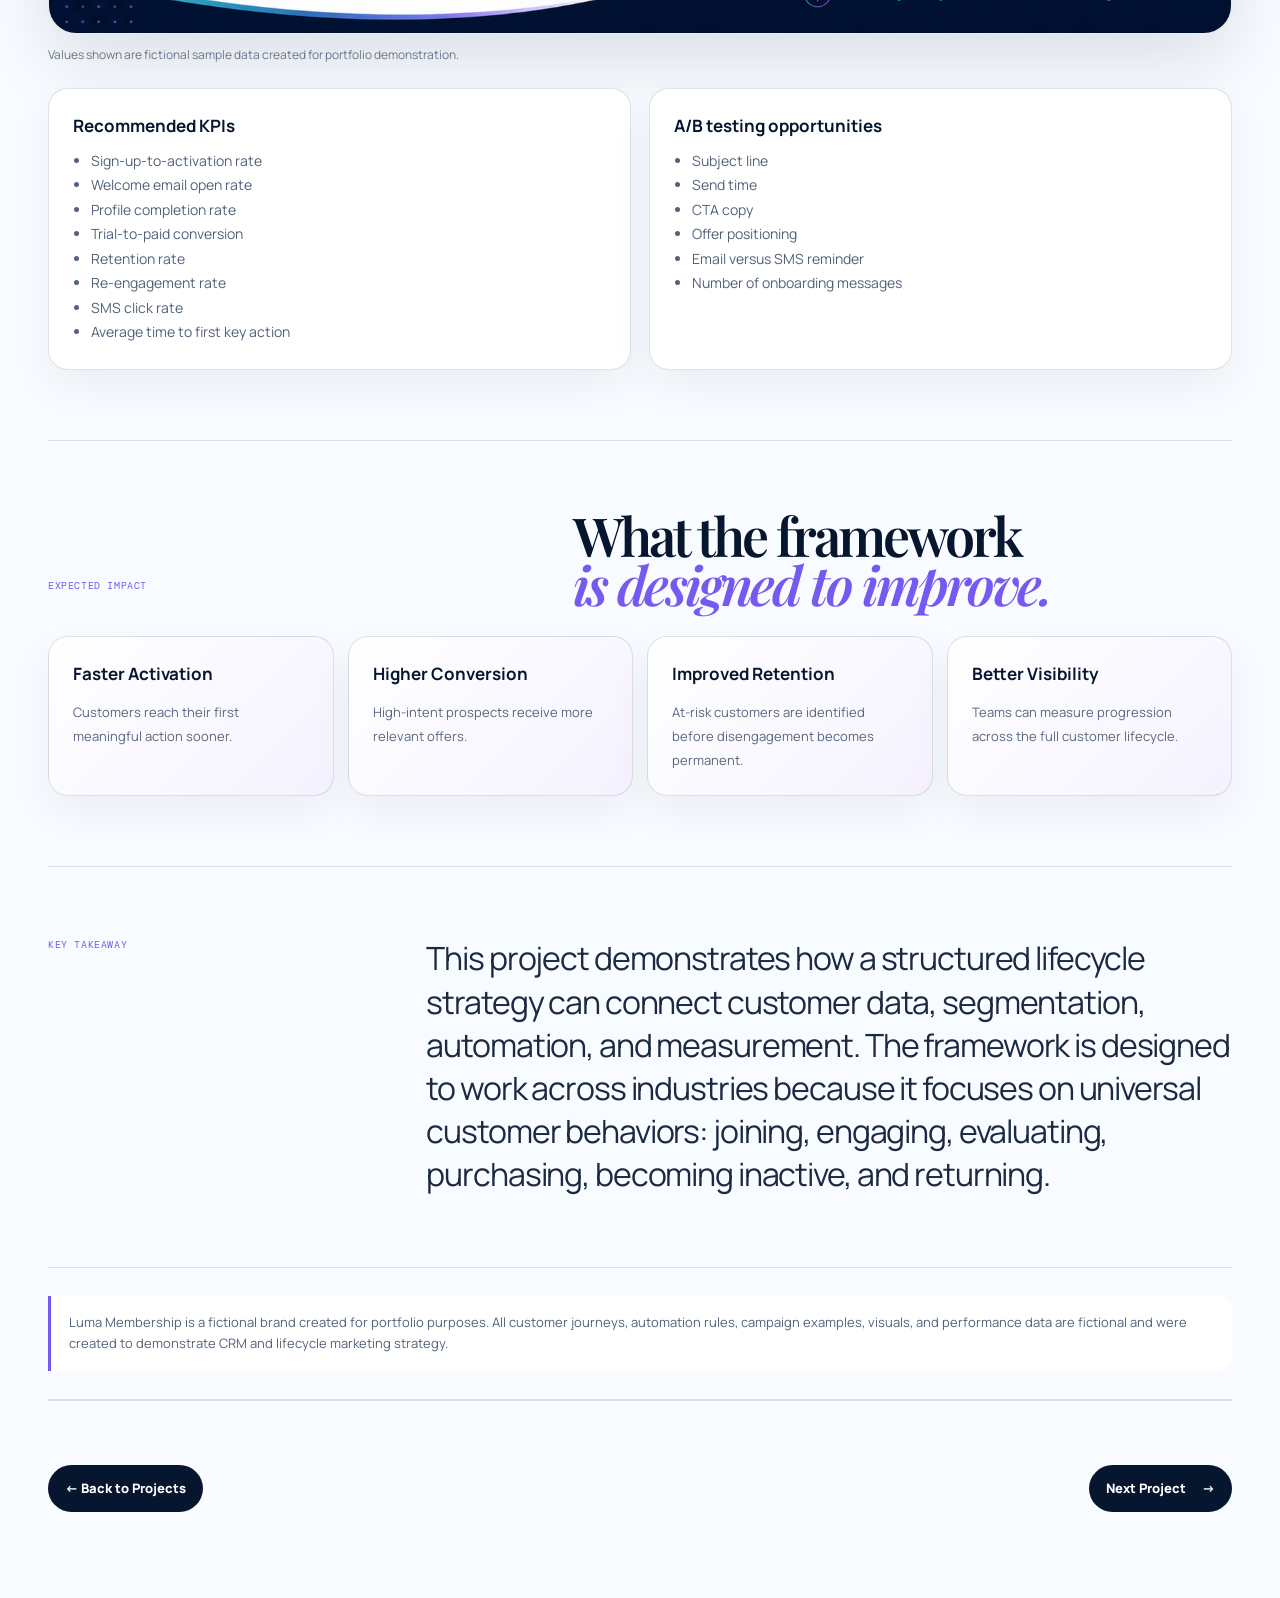
<file: projects/luma-sign-up-to-active-customer.html>
<!doctype html>
<html lang="en">
  <head>
    <meta charset="UTF-8" />
    <meta name="viewport" content="width=device-width, initial-scale=1.0" />
    <meta name="description" content="Fictional CRM and lifecycle marketing case study by Olivia Loera for Luma Membership." />
    <title>From Sign-Up to Active Customer | Olivia Loera</title>
    <link rel="preconnect" href="https://fonts.googleapis.com" />
    <link rel="preconnect" href="https://fonts.gstatic.com" crossorigin />
    <link href="https://fonts.googleapis.com/css2?family=DM+Mono:wght@400;500&family=Manrope:wght@400;500;600;700;800&family=Playfair+Display:ital,wght@0,600;0,700;1,600&display=swap" rel="stylesheet" />
    <link rel="stylesheet" href="../styles.css" />
  </head>
  <body class="case-page luma-page">
    <header class="site-header">
      <nav class="nav shell" aria-label="Main navigation">
        <a class="wordmark" href="../index.html#home" aria-label="Olivia Loera home">OL<span>.</span></a>
        <div class="nav-links">
          <a href="../index.html#home">Home</a><a href="../index.html#about">About</a><a href="../index.html#projects">Projects</a><a href="../index.html#experience">Experience</a><a href="../index.html#skills">Skills &amp; Tools</a><a href="../index.html#contact">Contact</a>
        </div>
      </nav>
    </header>

    <main class="shell">
      <a class="case-back" href="../index.html#projects">← Back to projects</a>

      <section class="luma-hero">
        <div class="luma-hero-copy">
          <p class="section-number">CASE STUDY / 09 · FICTIONAL PORTFOLIO PROJECT</p>
          <h1>From Sign-Up to<br /><em>Active Customer</em></h1>
          <p class="luma-subtitle">Automated Lifecycle Journey</p>
          <p class="case-lead">A fictional lifecycle marketing case study exploring how customer data, behavioral triggers, segmentation, and automated communication can move a new lead toward activation, conversion, retention, and re-engagement.</p>
          <ul class="tag-list luma-tags" aria-label="Project tags">
            <li>CRM Strategy</li>
            <li>Lifecycle Marketing</li>
            <li>Marketing Automation</li>
            <li>Segmentation</li>
            <li>Retention</li>
            <li>Email and SMS</li>
          </ul>
        </div>
        <figure class="luma-hero-image">
          <img src="../assets/luma-lifecycle-case-study-cover.png" alt="Luma Membership automated lifecycle journey case study cover" />
        </figure>
      </section>

      <section class="luma-overview">
        <div>
          <span>Project overview</span>
          <h2>Lifecycle strategy<br /><em>built around behavior.</em></h2>
        </div>
        <div>
          <p>Luma Membership is a fictional membership platform used to demonstrate a cross-industry lifecycle marketing framework. The project focuses on how a business could organize its customer journey, identify meaningful customer behaviors, automate timely communication, and measure progression from sign-up through long-term engagement.</p>
          <dl class="luma-facts">
            <div><dt>Project Type</dt><dd>Independent fictional portfolio case study</dd></div>
            <div><dt>My Role</dt><dd>Lifecycle Marketing and CRM Strategist</dd></div>
            <div><dt>Business Model</dt><dd>Membership and subscription platform</dd></div>
            <div><dt>Primary Channels</dt><dd>Email, SMS, in-app messaging, and CRM tasks</dd></div>
            <div><dt>Core Skills</dt><dd>Journey mapping, segmentation, automation logic, campaign strategy, retention, testing, and reporting</dd></div>
          </dl>
        </div>
      </section>

      <section class="luma-context">
        <figure>
          <img src="../assets/luma-membership-lifestyle-community.png" alt="Luma Membership lifestyle community environment with members connecting in a modern lounge" />
        </figure>
        <div>
          <span>Customer context</span>
          <h2>Designing around the customer,<br /><em>not just the CRM.</em></h2>
          <p>The strategy begins with the customer experience. Luma’s audience includes people using the platform to discover resources, access benefits, connect with a community, and complete meaningful actions. The CRM system supports that experience by delivering relevant communication at the right stage instead of sending identical messages to every contact.</p>
        </div>
      </section>

      <section class="luma-section">
        <div class="gallery-heading">
          <span>The challenge</span>
          <h2>Generic communication<br /><em>creates preventable drop-off.</em></h2>
        </div>
        <div class="luma-card-grid">
          <article>New sign-ups receive limited guidance after joining</article>
          <article>Customer data is not consistently used for personalization</article>
          <article>High-intent behaviors are not followed up quickly</article>
          <article>Trial users are not clearly separated from paying customers</article>
          <article>Inactive customers continue receiving generic communication</article>
          <article>Marketing teams have limited visibility into lifecycle progression</article>
          <article>Retention and re-engagement efforts are reactive instead of automated</article>
        </div>
      </section>

      <section class="luma-section">
        <div class="gallery-heading">
          <span>The objective</span>
          <h2>A scalable framework<br /><em>for customer movement.</em></h2>
        </div>
        <p class="luma-copy">Create a scalable lifecycle framework that moves customers from awareness to activation, conversion, engagement, retention, and re-engagement using customer behavior and CRM data.</p>
        <div class="luma-objective-grid">
          <article><strong>Improve activation</strong><span>Help new members reach the first meaningful action.</span></article>
          <article><strong>Increase conversion</strong><span>Use high-intent signals to guide relevant offers.</span></article>
          <article><strong>Personalize communication</strong><span>Branch messaging based on stage and behavior.</span></article>
          <article><strong>Reduce preventable churn</strong><span>Identify inactivity before disengagement becomes permanent.</span></article>
        </div>
      </section>

      <section class="luma-section">
        <div class="gallery-heading">
          <span>Lead lifecycle</span>
          <h2>Building a shared<br /><em>customer lifecycle.</em></h2>
        </div>
        <figure class="luma-exhibit">
          <img src="../assets/luma-lead-lifecycle-journey-map.png" alt="Luma Membership lead lifecycle and journey map from new lead to re-engagement" />
        </figure>
        <p class="luma-flow">New Lead → Welcome → Profile Completed → First Key Action → Trial or Offer → Paid Customer → Engaged Customer → At-Risk Customer → Re-engagement</p>
        <p class="luma-copy">Each lifecycle stage represents a meaningful customer condition rather than a single marketing interaction. This gives marketing, sales, customer success, and operations teams a shared understanding of where each customer is and what action should happen next.</p>
      </section>

      <section class="luma-section">
        <div class="gallery-heading">
          <span>Lifecycle-stage definitions</span>
          <h2>Clear stages<br /><em>with clear meaning.</em></h2>
        </div>
        <div class="luma-definition-grid">
          <article><h3>New Lead</h3><p>A new contact enters the CRM through a form, advertisement, referral, event, or account registration.</p></article>
          <article><h3>Welcome</h3><p>The contact enters the onboarding series and receives clear expectations and next steps.</p></article>
          <article><h3>Profile Completed</h3><p>The contact provides key information that improves personalization and segmentation.</p></article>
          <article><h3>First Key Action</h3><p>The contact completes the behavior most strongly associated with early product or membership value.</p></article>
          <article><h3>Trial or Offer</h3><p>The contact begins evaluating the paid experience or receives a relevant conversion offer.</p></article>
          <article><h3>Paid Customer</h3><p>The contact completes a purchase or begins a paid membership.</p></article>
          <article><h3>Engaged Customer</h3><p>The customer demonstrates repeated activity and continued value.</p></article>
          <article><h3>At-Risk Customer</h3><p>Engagement decreases or defined inactivity signals suggest possible churn.</p></article>
          <article><h3>Re-engagement</h3><p>The customer enters a targeted campaign designed to restore meaningful activity.</p></article>
        </div>
      </section>

      <section class="luma-section">
        <div class="gallery-heading">
          <span>Audience segmentation &amp; automation</span>
          <h2>Turning behavior<br /><em>into timely action.</em></h2>
        </div>
        <figure class="luma-exhibit">
          <img src="../assets/luma-audience-segments-automation-triggers.png" alt="Luma audience segments and automation triggers for email, SMS, in-app, and CRM tasks" />
        </figure>
        <div class="luma-split">
          <div>
            <h3>Primary segments</h3>
            <ul>
              <li>New subscribers</li>
              <li>Engaged noncustomers</li>
              <li>Trial users</li>
              <li>Paying customers</li>
              <li>Inactive customers</li>
              <li>High-value customers</li>
            </ul>
          </div>
          <div>
            <h3>Example automation logic</h3>
            <ul>
              <li><strong>Sign-up:</strong> Trigger the welcome email series.</li>
              <li><strong>Profile incomplete after 48 hours:</strong> Send a reminder email and SMS.</li>
              <li><strong>Pricing page viewed twice:</strong> Send a trial or conversion-focused offer.</li>
              <li><strong>No activity for 30 days:</strong> Enter the customer into a re-engagement sequence.</li>
              <li><strong>High engagement score:</strong> Move the customer into a VIP nurture path.</li>
            </ul>
          </div>
        </div>
      </section>

      <section class="luma-section">
        <div class="gallery-heading">
          <span>Channel strategy</span>
          <h2>Each channel<br /><em>has a job.</em></h2>
        </div>
        <div class="luma-card-grid luma-channel-grid">
          <article><h3>Email</h3><p>Used for onboarding, education, offers, and longer-form re-engagement.</p></article>
          <article><h3>SMS</h3><p>Used for timely reminders and high-intent actions.</p></article>
          <article><h3>In-App</h3><p>Used for contextual guidance while the customer is active.</p></article>
          <article><h3>CRM Tasks</h3><p>Used when a human follow-up is more appropriate than automation.</p></article>
        </div>
      </section>

      <section class="luma-section">
        <div class="gallery-heading">
          <span>Automated welcome journey</span>
          <h2>A simple series<br /><em>with momentum.</em></h2>
        </div>
        <div class="luma-timeline">
          <article><span>Email 1</span><p>Welcome and value introduction</p></article>
          <article><span>Email 2</span><p>Complete your profile</p></article>
          <article><span>Email 3</span><p>Explore key benefits</p></article>
          <article><span>Email 4</span><p>Complete your first key action</p></article>
          <article><span>Email 5</span><p>Start a trial or select a membership</p></article>
        </div>
        <div class="luma-sms-examples">
          <article><span>SMS 1</span><p>A reminder to complete the customer profile.</p></article>
          <article><span>SMS 2</span><p>A timely reminder related to a trial, offer, or incomplete action.</p></article>
        </div>
      </section>

      <section class="luma-section">
        <div class="gallery-heading">
          <span>Personalization framework</span>
          <h2>CRM properties<br /><em>that power relevance.</em></h2>
        </div>
        <ul class="luma-property-grid">
          <li>Lifecycle stage</li>
          <li>Membership status</li>
          <li>Trial status</li>
          <li>Profile completion</li>
          <li>Last activity date</li>
          <li>First key action completed</li>
          <li>Engagement score</li>
          <li>Preferred content category</li>
          <li>Email engagement</li>
          <li>SMS consent</li>
          <li>Customer value tier</li>
        </ul>
        <p class="luma-copy">These properties can be used for segmentation, personalization, suppression, automation branching, and reporting.</p>
      </section>

      <section class="luma-section">
        <div class="gallery-heading">
          <span>Lead and engagement scoring</span>
          <h2>Prioritizing intent<br /><em>and inactivity.</em></h2>
        </div>
        <div class="case-table-wrap luma-table-wrap">
          <table class="case-table luma-table">
            <thead><tr><th>Customer signal</th><th>Score</th></tr></thead>
            <tbody>
              <tr><td>Completed profile</td><td>+10</td></tr>
              <tr><td>Completed first key action</td><td>+20</td></tr>
              <tr><td>Viewed pricing or offer page</td><td>+10</td></tr>
              <tr><td>Started a trial</td><td>+25</td></tr>
              <tr><td>Opened three recent emails</td><td>+5</td></tr>
              <tr><td>Clicked an SMS</td><td>+10</td></tr>
              <tr><td>No activity for 30 days</td><td>-15</td></tr>
              <tr><td>No activity for 60 days</td><td>-25</td></tr>
            </tbody>
          </table>
        </div>
        <div class="luma-score-grid">
          <article><span>High Intent</span><strong>40+ points</strong></article>
          <article><span>Engaged</span><strong>20–39 points</strong></article>
          <article><span>Low Engagement</span><strong>Below 20 points</strong></article>
          <article><span>At Risk</span><strong>Negative score or extended inactivity</strong></article>
        </div>
      </section>

      <section class="luma-section">
        <div class="gallery-heading">
          <span>Measurement and continuous improvement</span>
          <h2>Recommended KPIs<br /><em>and testing plan.</em></h2>
        </div>
        <figure class="luma-exhibit">
          <img src="../assets/luma-kpis-testing-plan.png" alt="Luma recommended KPIs and A/B testing plan with fictional sample data" />
          <figcaption>Values shown are fictional sample data created for portfolio demonstration.</figcaption>
        </figure>
        <div class="luma-split">
          <div>
            <h3>Recommended KPIs</h3>
            <ul>
              <li>Sign-up-to-activation rate</li>
              <li>Welcome email open rate</li>
              <li>Profile completion rate</li>
              <li>Trial-to-paid conversion</li>
              <li>Retention rate</li>
              <li>Re-engagement rate</li>
              <li>SMS click rate</li>
              <li>Average time to first key action</li>
            </ul>
          </div>
          <div>
            <h3>A/B testing opportunities</h3>
            <ul>
              <li>Subject line</li>
              <li>Send time</li>
              <li>CTA copy</li>
              <li>Offer positioning</li>
              <li>Email versus SMS reminder</li>
              <li>Number of onboarding messages</li>
            </ul>
          </div>
        </div>
      </section>

      <section class="luma-section">
        <div class="gallery-heading">
          <span>Expected impact</span>
          <h2>What the framework<br /><em>is designed to improve.</em></h2>
        </div>
        <div class="luma-objective-grid">
          <article><strong>Faster Activation</strong><span>Customers reach their first meaningful action sooner.</span></article>
          <article><strong>Higher Conversion</strong><span>High-intent prospects receive more relevant offers.</span></article>
          <article><strong>Improved Retention</strong><span>At-risk customers are identified before disengagement becomes permanent.</span></article>
          <article><strong>Better Visibility</strong><span>Teams can measure progression across the full customer lifecycle.</span></article>
        </div>
      </section>

      <section class="luma-takeaway">
        <span>Key takeaway</span>
        <p>This project demonstrates how a structured lifecycle strategy can connect customer data, segmentation, automation, and measurement. The framework is designed to work across industries because it focuses on universal customer behaviors: joining, engaging, evaluating, purchasing, becoming inactive, and returning.</p>
      </section>

      <section class="luma-disclaimer">
        <p>Luma Membership is a fictional brand created for portfolio purposes. All customer journeys, automation rules, campaign examples, visuals, and performance data are fictional and were created to demonstrate CRM and lifecycle marketing strategy.</p>
      </section>

      <nav class="case-navigation" aria-label="Project navigation">
        <a class="button button-dark" href="../index.html#projects">← Back to Projects</a>
        <a class="button button-dark" href="inactive-customer-reactivation.html">Next Project <span aria-hidden="true">→</span></a>
      </nav>
    </main>
  </body>
</html>
</file>
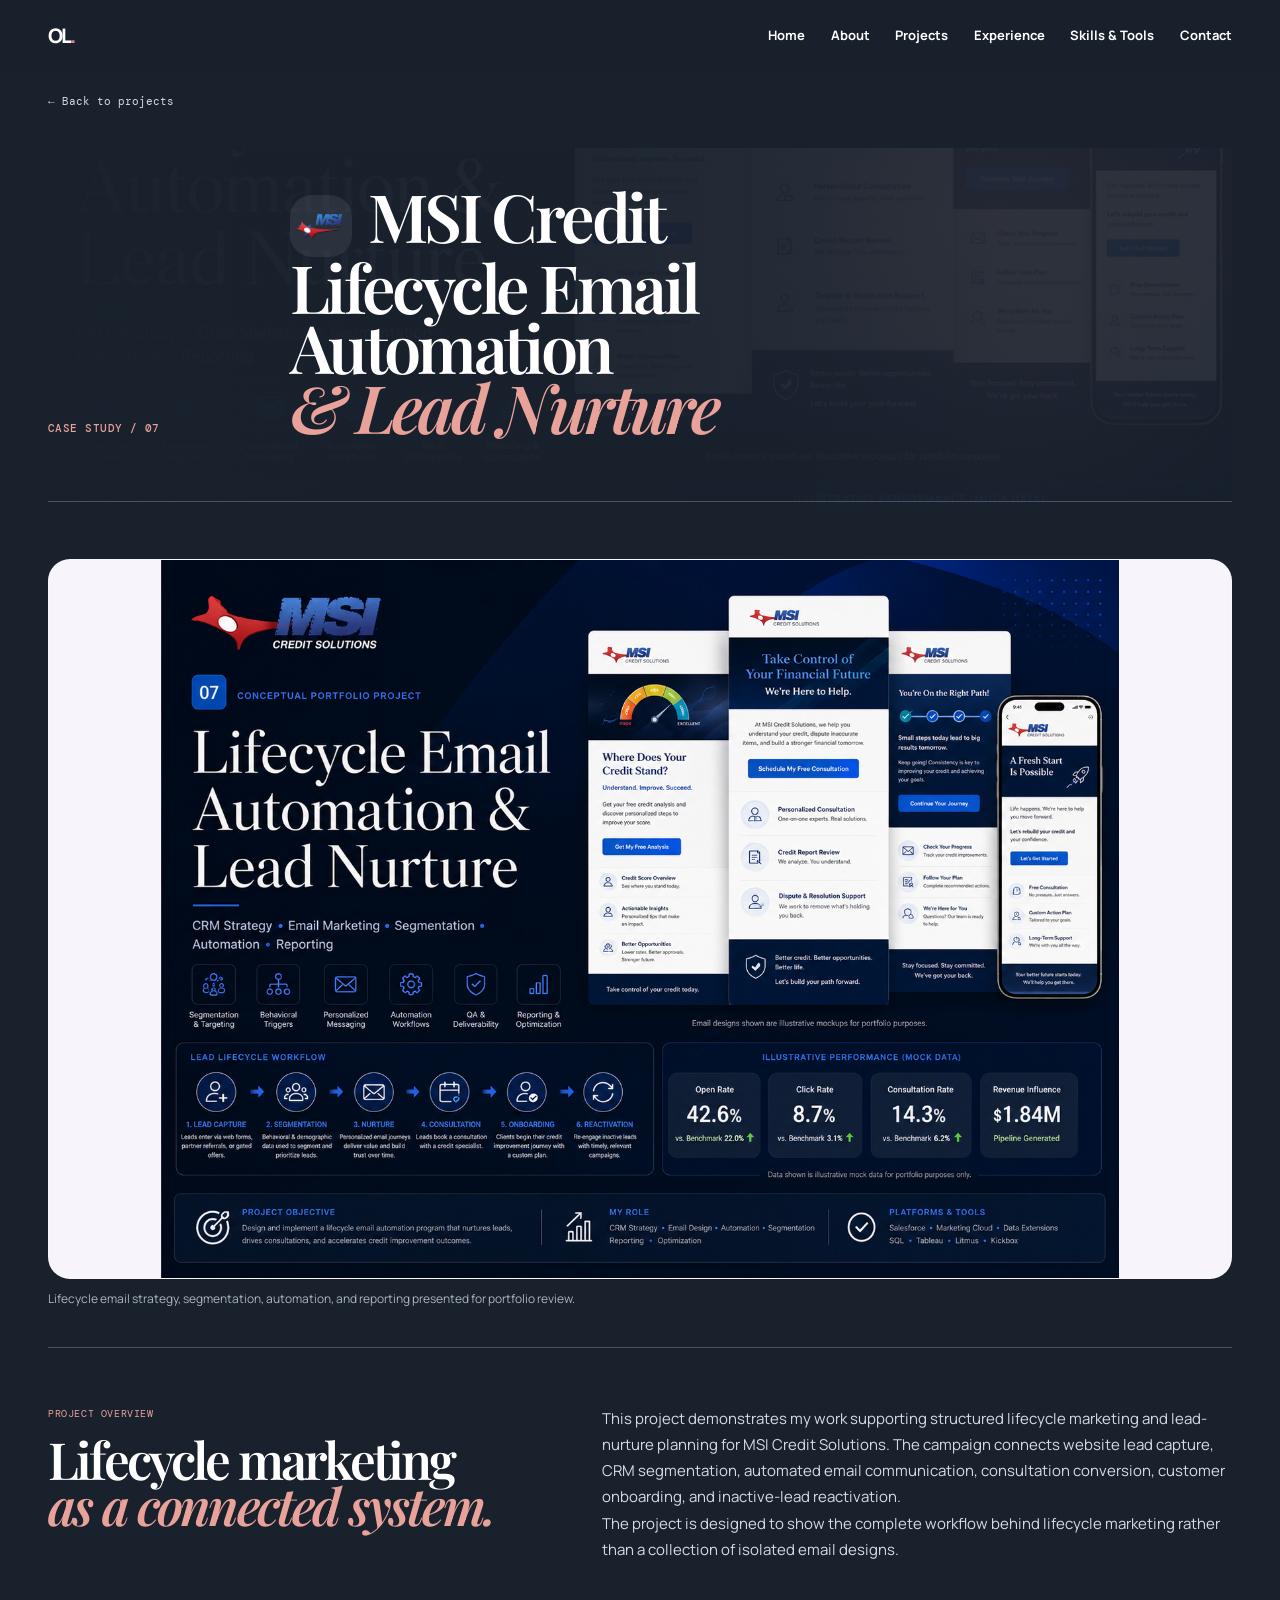
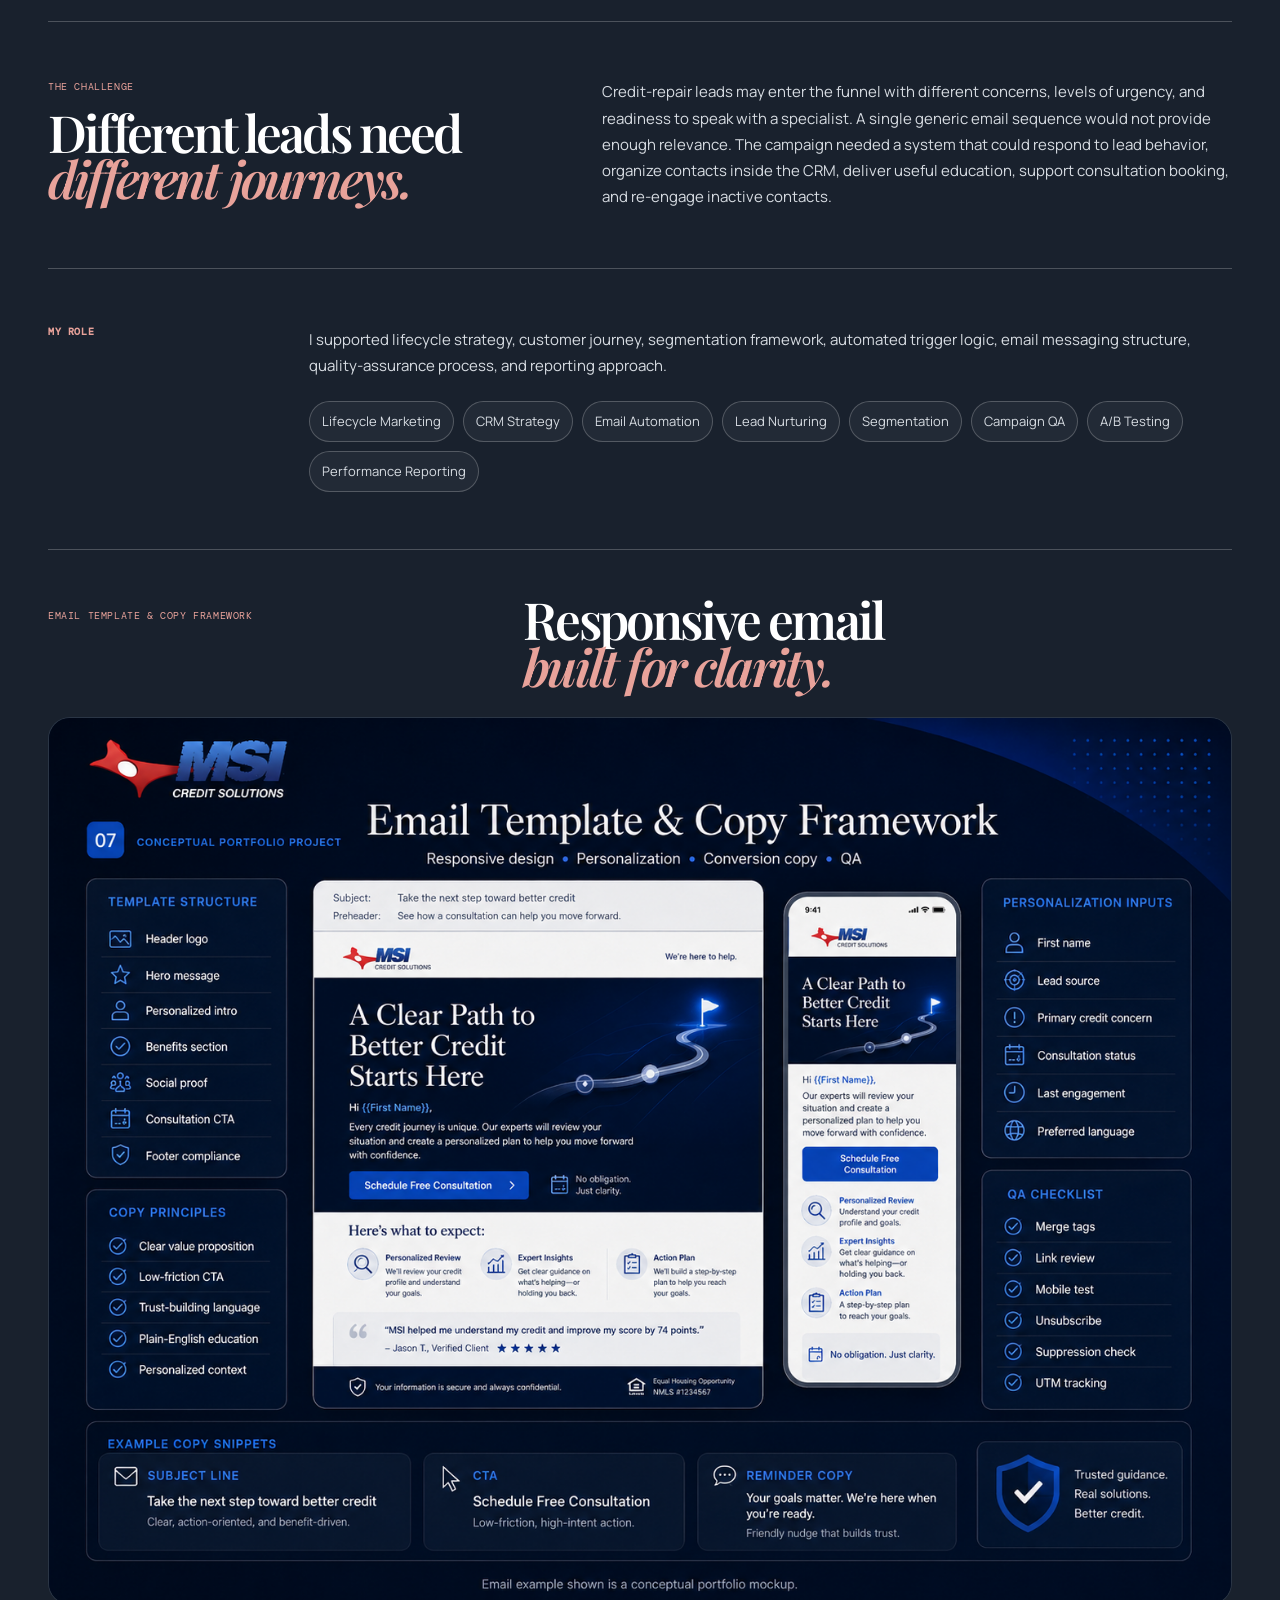
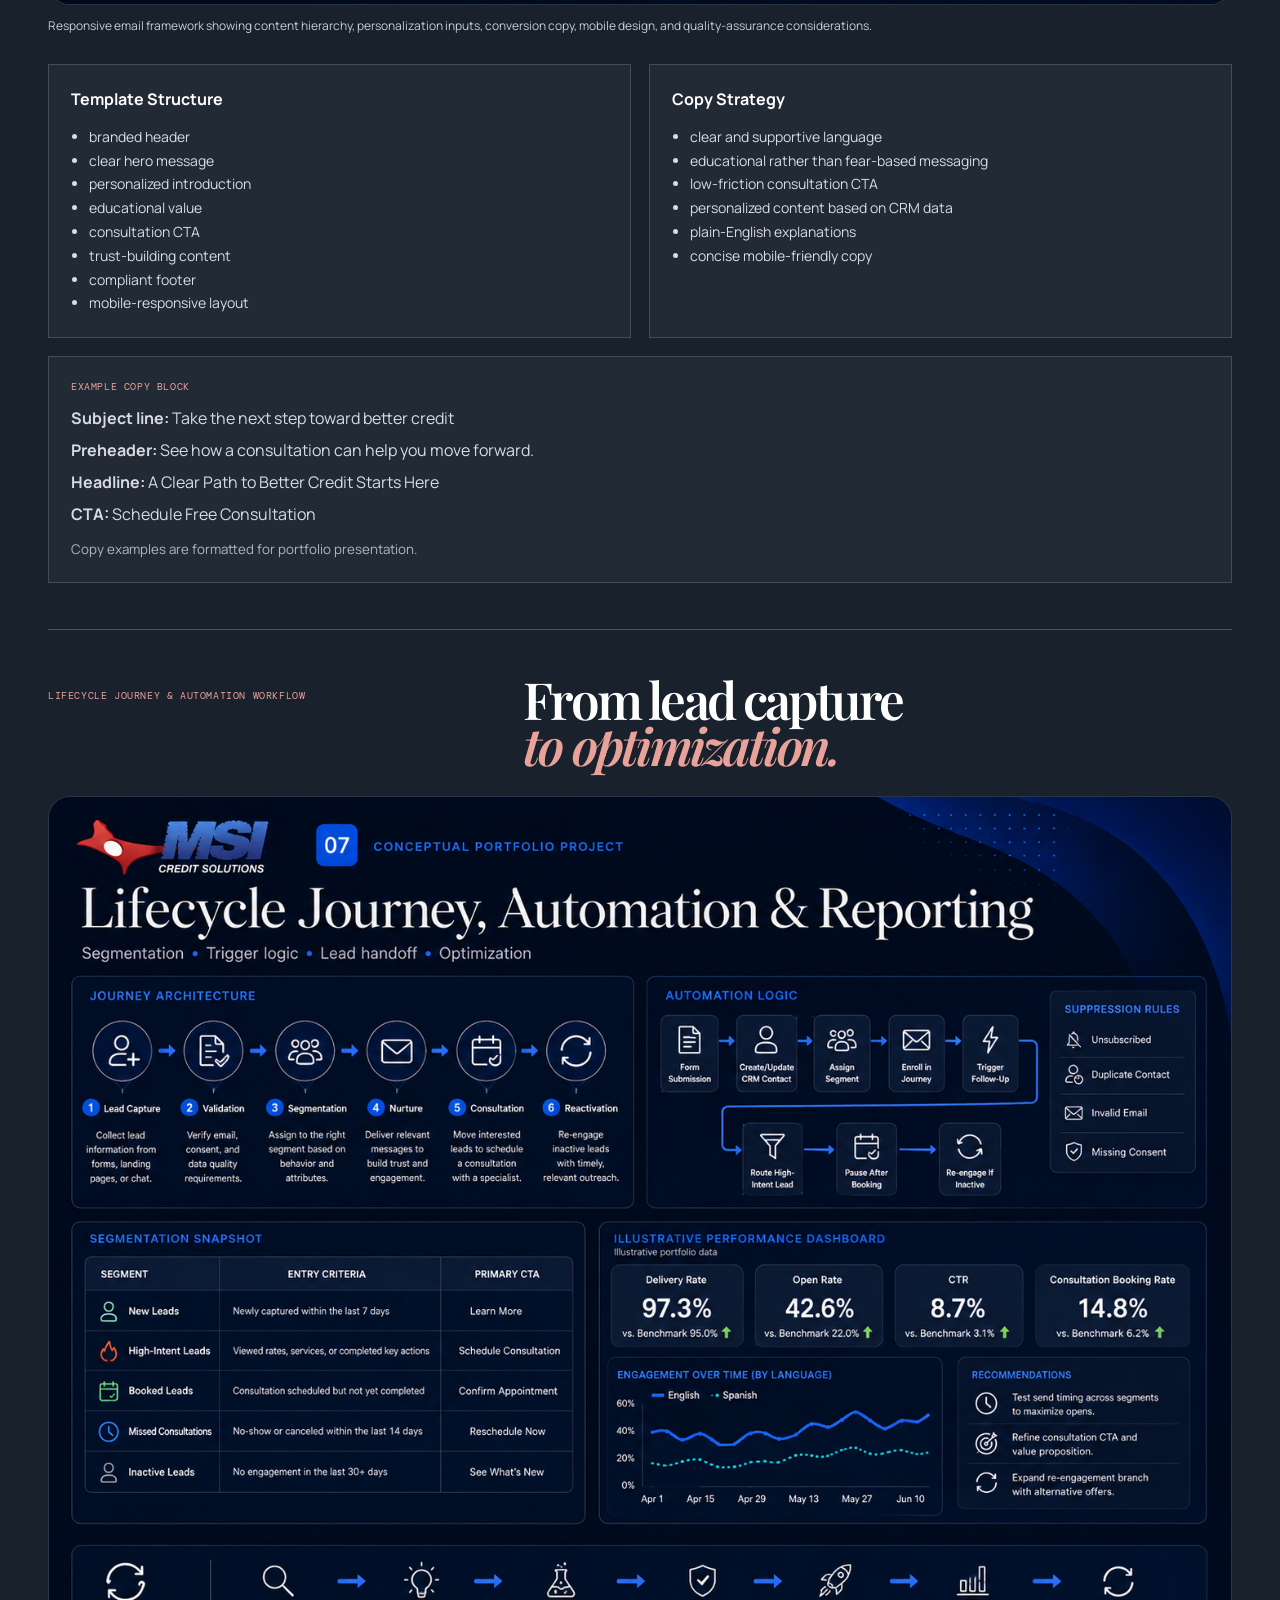
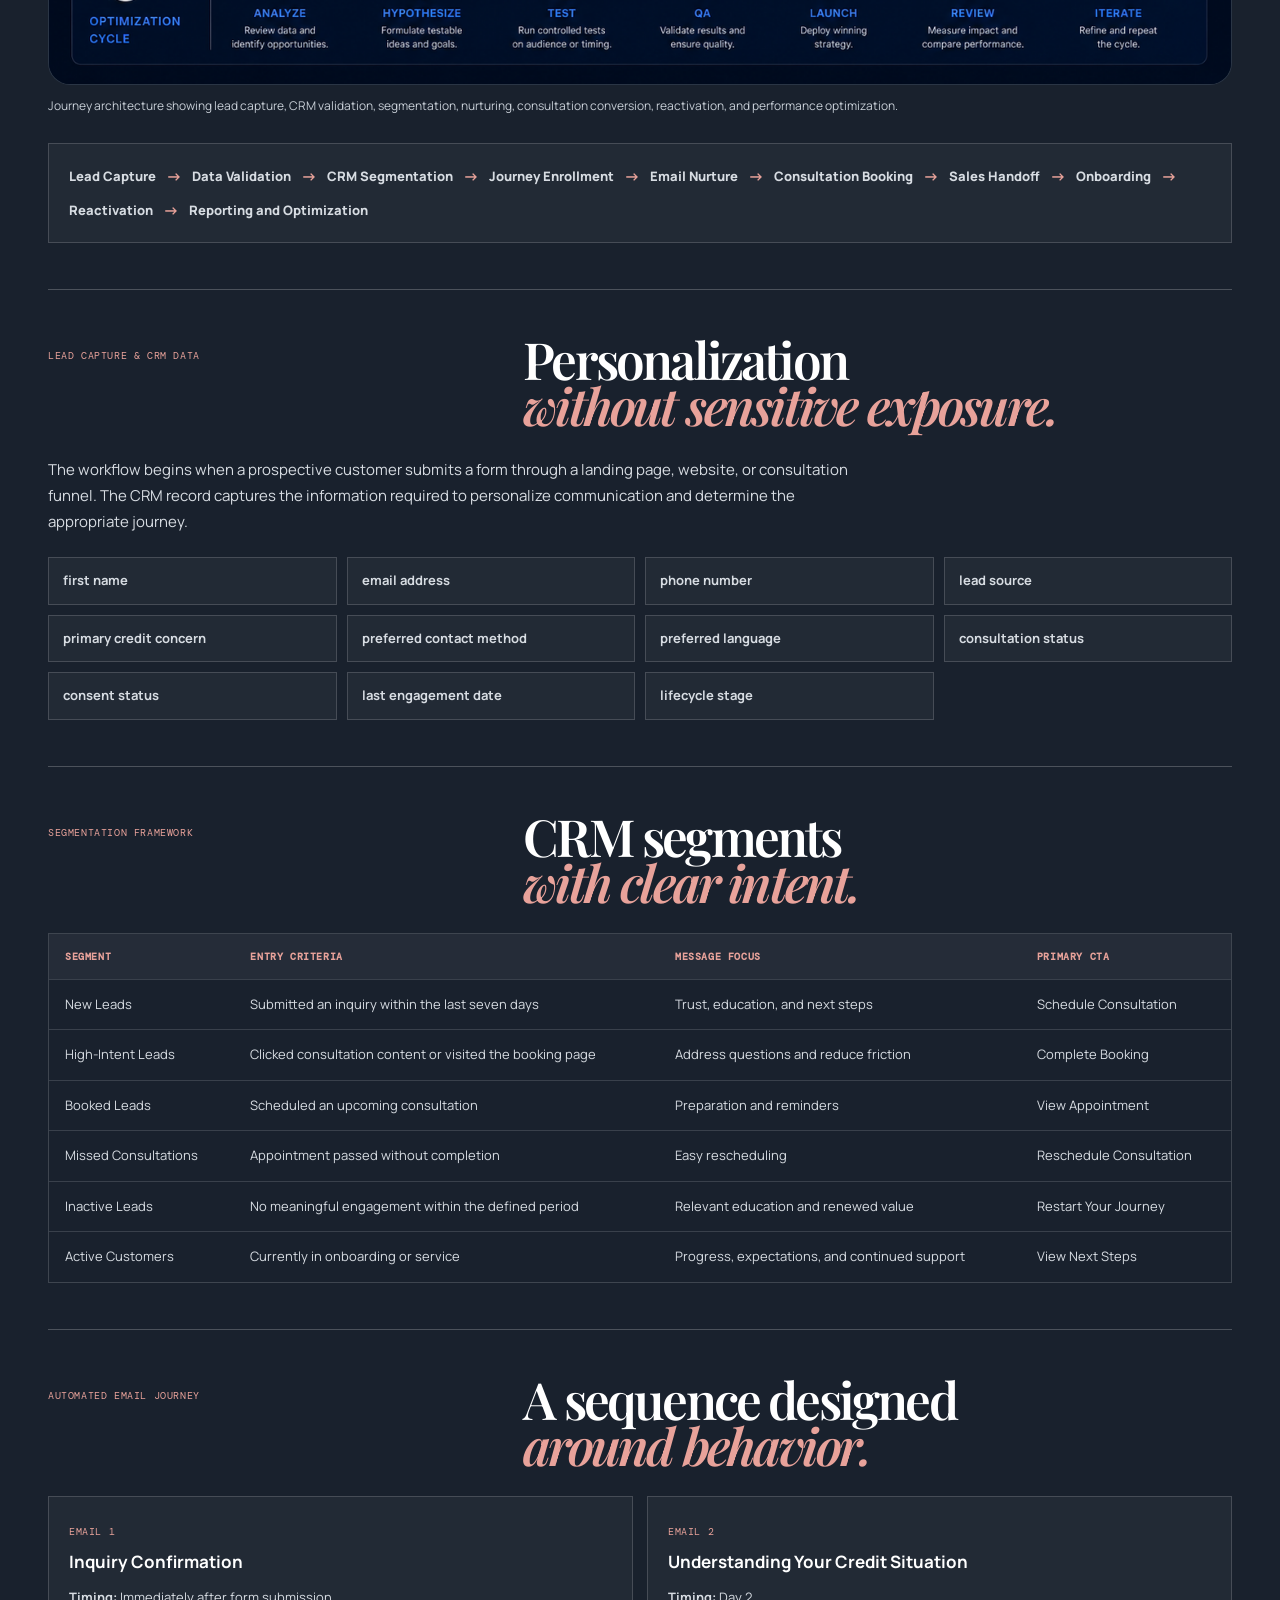
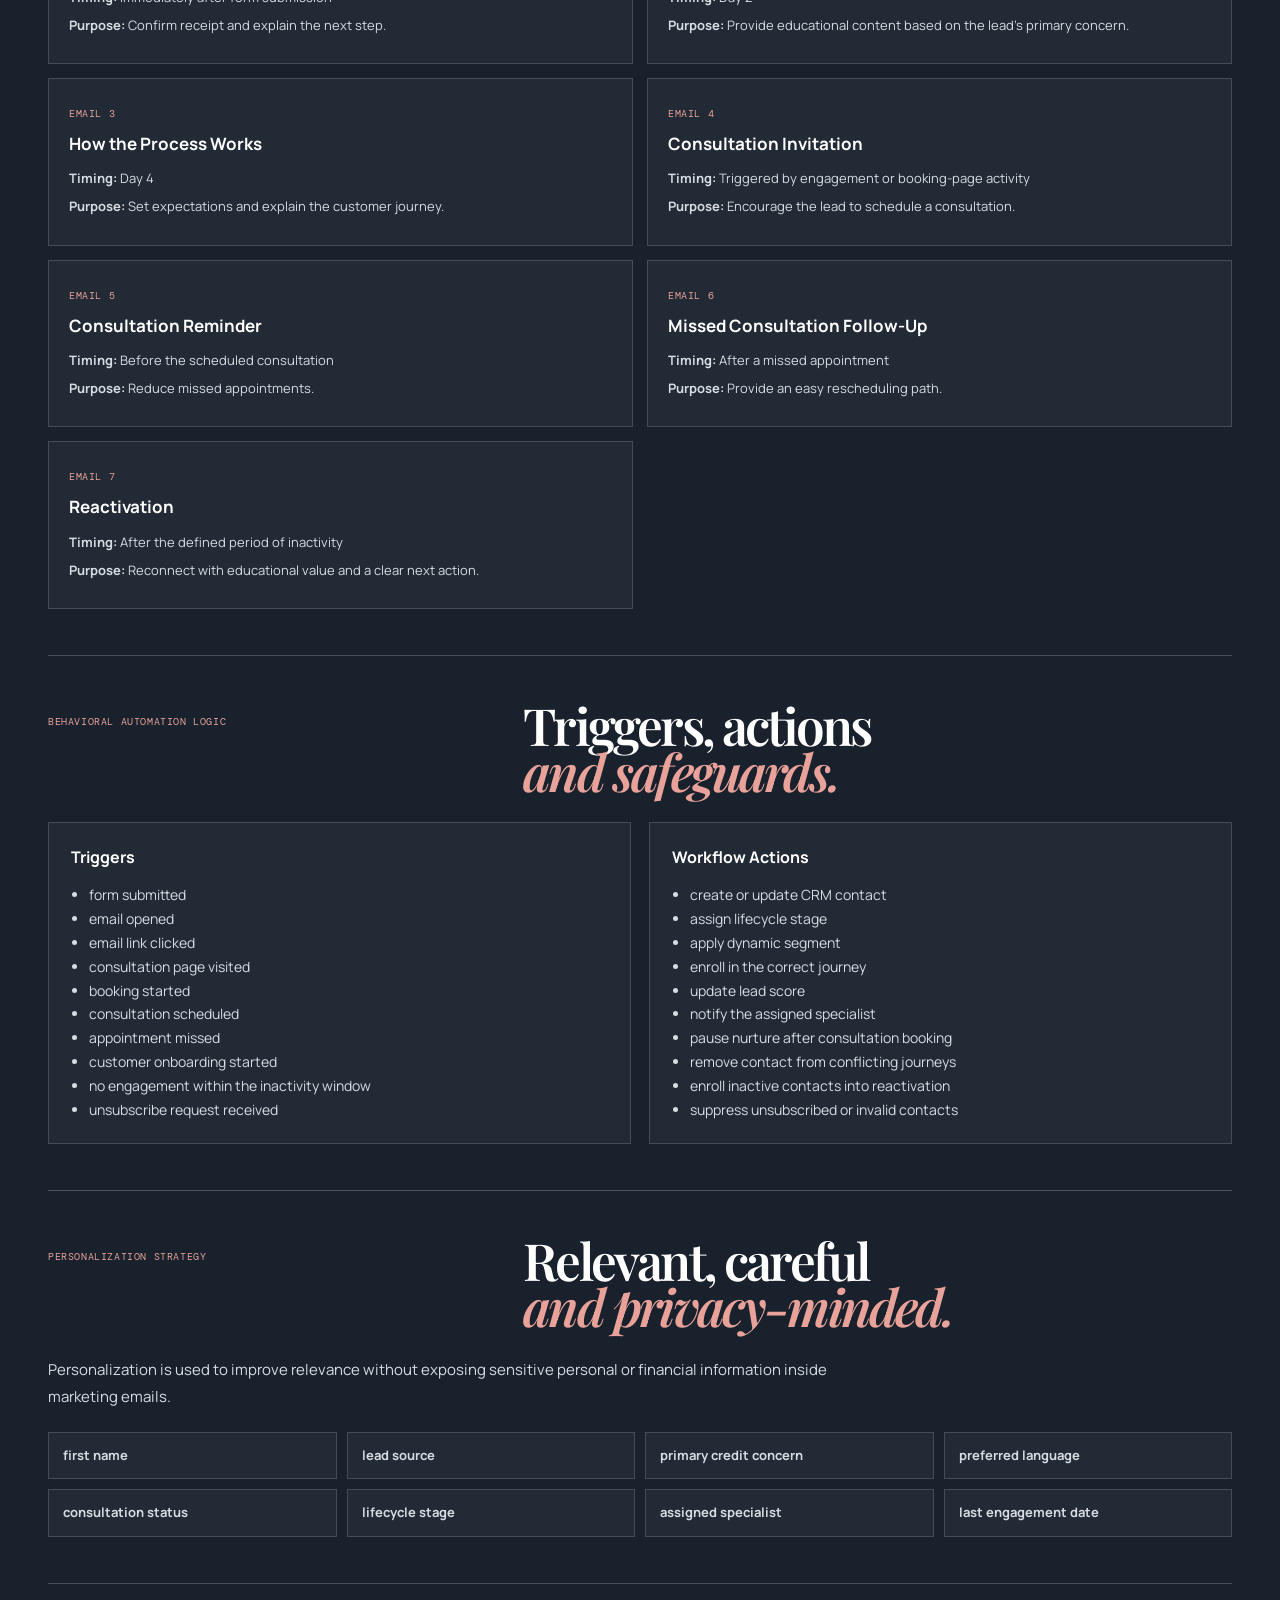
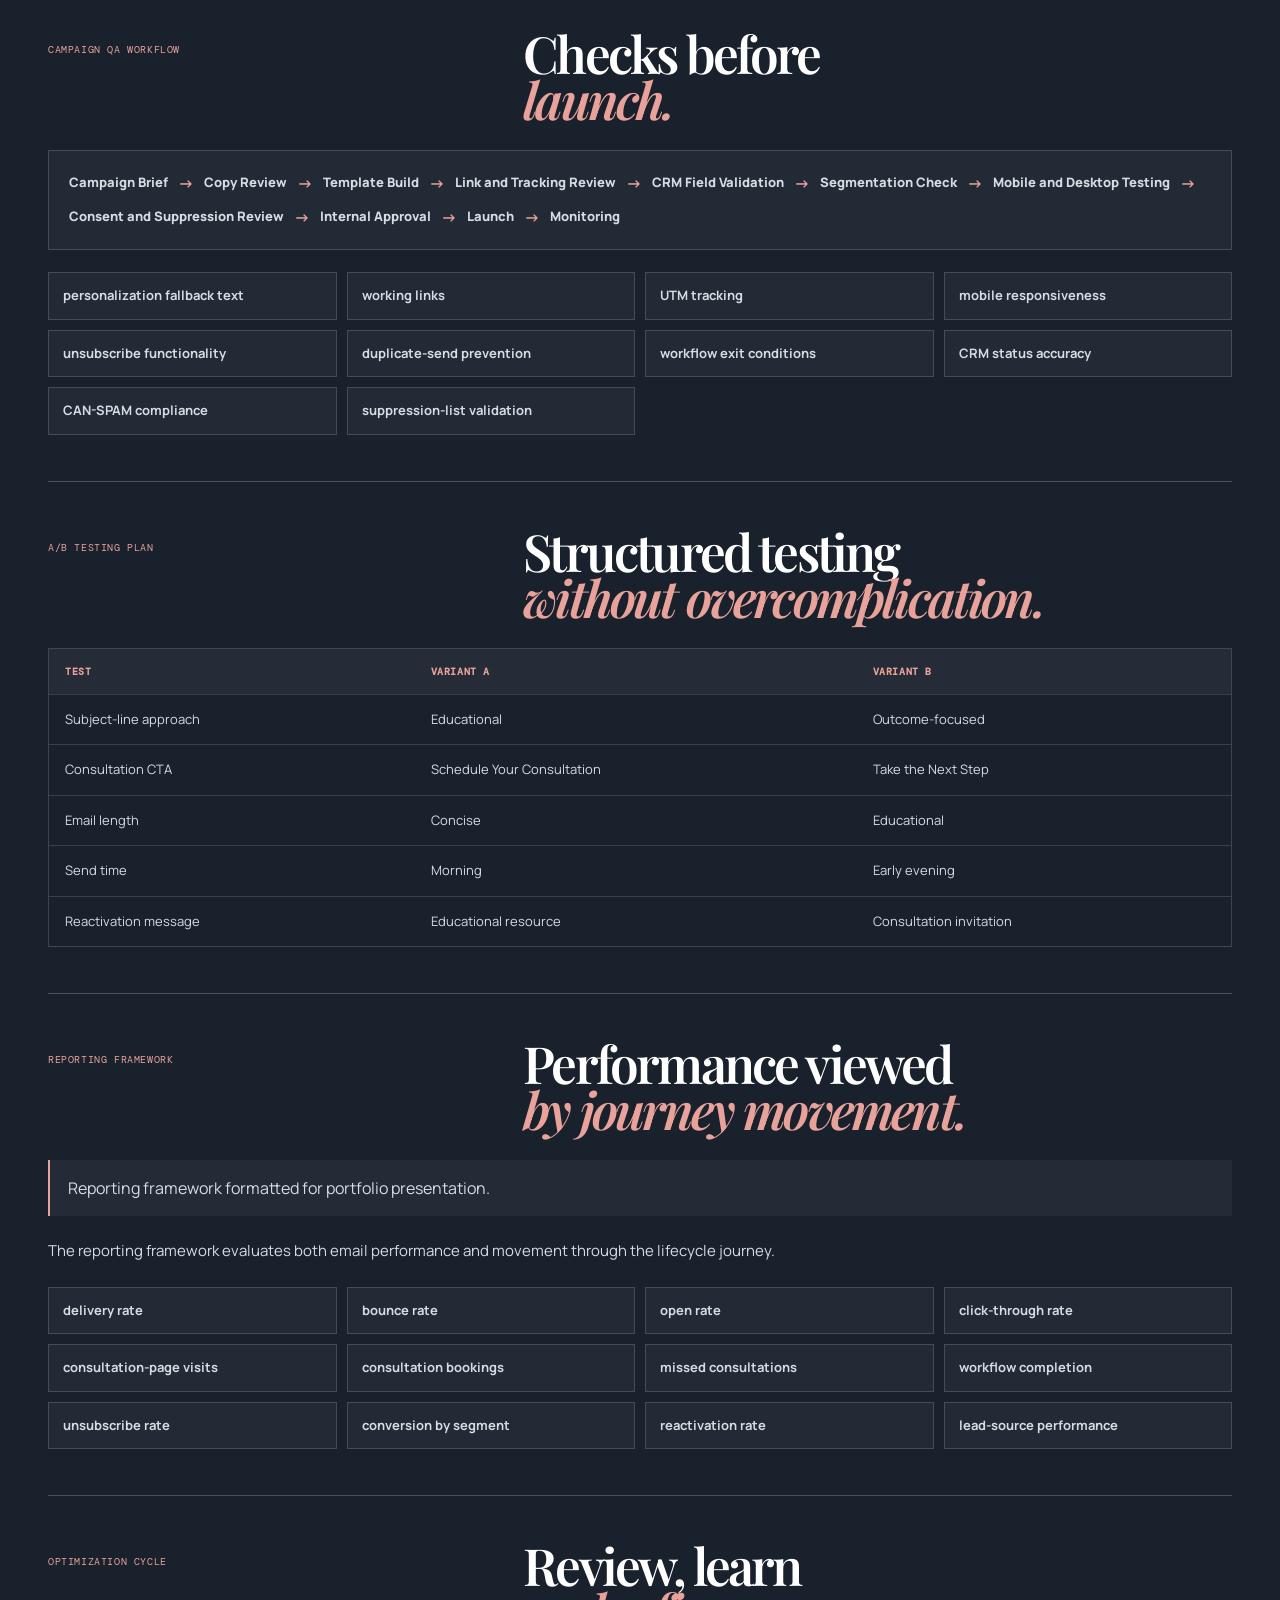
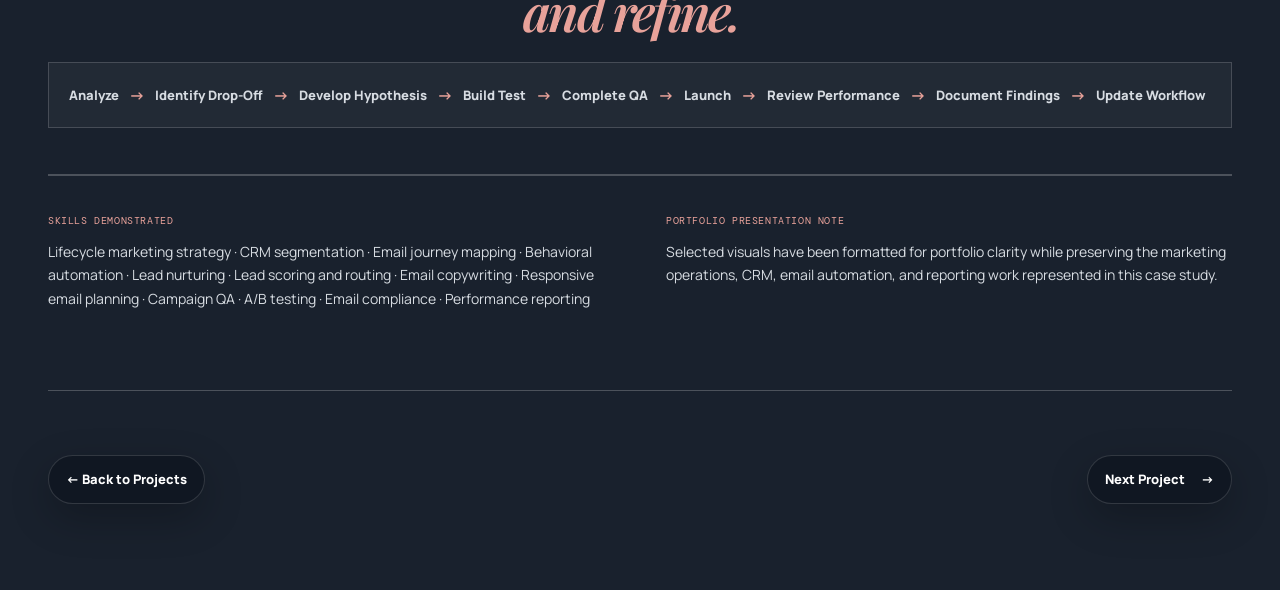
<file: projects/msi-lifecycle-email-automation-lead-nurture.html>
<!doctype html>
<html lang="en">
  <head>
    <meta charset="UTF-8" />
    <meta name="viewport" content="width=device-width, initial-scale=1.0" />
    <meta name="description" content="Conceptual MSI Credit lifecycle email automation and lead nurture portfolio project by Olivia Loera." />
    <title>MSI Credit Lifecycle Email Automation &amp; Lead Nurture | Olivia Loera</title>
    <link rel="preconnect" href="https://fonts.googleapis.com" />
    <link rel="preconnect" href="https://fonts.gstatic.com" crossorigin />
    <link href="https://fonts.googleapis.com/css2?family=DM+Mono:wght@400;500&family=Manrope:wght@400;500;600;700;800&family=Playfair+Display:ital,wght@0,600;0,700;1,600&display=swap" rel="stylesheet" />
    <link rel="stylesheet" href="../styles.css" />
  </head>
  <body class="case-page msi-lifecycle-page">
    <header class="site-header">
      <nav class="nav shell" aria-label="Main navigation">
        <a class="wordmark" href="../index.html#home" aria-label="Olivia Loera home">OL<span>.</span></a>
        <div class="nav-links">
          <a href="../index.html#home">Home</a><a href="../index.html#about">About</a><a href="../index.html#projects">Projects</a><a href="../index.html#experience">Experience</a><a href="../index.html#skills">Skills &amp; Tools</a><a href="../index.html#contact">Contact</a>
        </div>
      </nav>
    </header>

    <main class="shell">
      <a class="case-back" href="../index.html#projects">← Back to projects</a>

      <section class="case-hero project-hero-msi-lifecycle">
        <p class="section-number">CASE STUDY / 07</p>
        <h1><img class="case-title-logo" src="../assets/msi-credit-solutions-logo.webp" alt="MSI Credit Solutions logo" />MSI Credit Lifecycle Email Automation<br /><em>&amp; Lead Nurture</em></h1>
      </section>

      <section class="case-assets campaign-hero-asset">
        <figure class="wide-visual">
          <img src="../assets/msi-lifecycle-email-cover.png" alt="MSI Credit lifecycle email automation and lead nurture cover" />
          <figcaption>Lifecycle email strategy, segmentation, automation, and reporting presented for portfolio review.</figcaption>
        </figure>
      </section>

      <section class="case-message">
        <div><span>Project overview</span><h2>Lifecycle marketing<br /><em>as a connected system.</em></h2></div>
        <div>
          <p>This project demonstrates my work supporting structured lifecycle marketing and lead-nurture planning for MSI Credit Solutions. The campaign connects website lead capture, CRM segmentation, automated email communication, consultation conversion, customer onboarding, and inactive-lead reactivation.</p>
          <p>The project is designed to show the complete workflow behind lifecycle marketing rather than a collection of isolated email designs.</p>
        </div>
      </section>

      <section class="case-message">
        <div><span>The challenge</span><h2>Different leads need<br /><em>different journeys.</em></h2></div>
        <div>
          <p>Credit-repair leads may enter the funnel with different concerns, levels of urgency, and readiness to speak with a specialist. A single generic email sequence would not provide enough relevance. The campaign needed a system that could respond to lead behavior, organize contacts inside the CRM, deliver useful education, support consultation booking, and re-engage inactive contacts.</p>
        </div>
      </section>

      <section class="case-role campaign-role">
        <h2>My role</h2>
        <div>
          <p>I supported lifecycle strategy, customer journey, segmentation framework, automated trigger logic, email messaging structure, quality-assurance process, and reporting approach.</p>
          <ul class="tag-list" aria-label="Role tags">
            <li>Lifecycle Marketing</li>
            <li>CRM Strategy</li>
            <li>Email Automation</li>
            <li>Lead Nurturing</li>
            <li>Segmentation</li>
            <li>Campaign QA</li>
            <li>A/B Testing</li>
            <li>Performance Reporting</li>
          </ul>
        </div>
      </section>

      <section class="campaign-section">
        <div class="gallery-heading">
          <span>Email template &amp; copy framework</span>
          <h2>Responsive email<br /><em>built for clarity.</em></h2>
        </div>
        <figure class="full-width-visual">
          <img src="../assets/msi-email-template-copy-framework.png" alt="MSI email template and copy framework" />
          <figcaption>Responsive email framework showing content hierarchy, personalization inputs, conversion copy, mobile design, and quality-assurance considerations.</figcaption>
        </figure>
        <div class="two-column-list">
          <div>
            <h3>Template Structure</h3>
            <ul>
              <li>branded header</li>
              <li>clear hero message</li>
              <li>personalized introduction</li>
              <li>educational value</li>
              <li>consultation CTA</li>
              <li>trust-building content</li>
              <li>compliant footer</li>
              <li>mobile-responsive layout</li>
            </ul>
          </div>
          <div>
            <h3>Copy Strategy</h3>
            <ul>
              <li>clear and supportive language</li>
              <li>educational rather than fear-based messaging</li>
              <li>low-friction consultation CTA</li>
              <li>personalized content based on CRM data</li>
              <li>plain-English explanations</li>
              <li>concise mobile-friendly copy</li>
            </ul>
          </div>
        </div>
        <div class="example-copy-block">
          <span>Example copy block</span>
          <p><strong>Subject line:</strong> Take the next step toward better credit</p>
          <p><strong>Preheader:</strong> See how a consultation can help you move forward.</p>
          <p><strong>Headline:</strong> A Clear Path to Better Credit Starts Here</p>
          <p><strong>CTA:</strong> Schedule Free Consultation</p>
          <small>Copy examples are formatted for portfolio presentation.</small>
        </div>
      </section>

      <section class="campaign-section">
        <div class="gallery-heading">
          <span>Lifecycle journey &amp; automation workflow</span>
          <h2>From lead capture<br /><em>to optimization.</em></h2>
        </div>
        <figure class="full-width-visual">
          <img src="../assets/msi-lifecycle-journey-automation-reporting.png" alt="MSI lifecycle journey automation and reporting framework" />
          <figcaption>Journey architecture showing lead capture, CRM validation, segmentation, nurturing, consultation conversion, reactivation, and performance optimization.</figcaption>
        </figure>
        <div class="workflow-ribbon" aria-label="Lifecycle workflow">
          <span>Lead Capture</span><b>→</b><span>Data Validation</span><b>→</b><span>CRM Segmentation</span><b>→</b><span>Journey Enrollment</span><b>→</b><span>Email Nurture</span><b>→</b><span>Consultation Booking</span><b>→</b><span>Sales Handoff</span><b>→</b><span>Onboarding</span><b>→</b><span>Reactivation</span><b>→</b><span>Reporting and Optimization</span>
        </div>
      </section>

      <section class="campaign-section">
        <div class="gallery-heading">
          <span>Lead capture &amp; CRM data</span>
          <h2>Personalization<br /><em>without sensitive exposure.</em></h2>
        </div>
        <p class="section-copy">The workflow begins when a prospective customer submits a form through a landing page, website, or consultation funnel. The CRM record captures the information required to personalize communication and determine the appropriate journey.</p>
        <ul class="field-grid">
          <li>first name</li><li>email address</li><li>phone number</li><li>lead source</li><li>primary credit concern</li><li>preferred contact method</li><li>preferred language</li><li>consultation status</li><li>consent status</li><li>last engagement date</li><li>lifecycle stage</li>
        </ul>
      </section>

      <section class="campaign-section">
        <div class="gallery-heading">
          <span>Segmentation framework</span>
          <h2>CRM segments<br /><em>with clear intent.</em></h2>
        </div>
        <div class="case-table-wrap">
          <table class="case-table">
            <thead><tr><th>Segment</th><th>Entry Criteria</th><th>Message Focus</th><th>Primary CTA</th></tr></thead>
            <tbody>
              <tr><td>New Leads</td><td>Submitted an inquiry within the last seven days</td><td>Trust, education, and next steps</td><td>Schedule Consultation</td></tr>
              <tr><td>High-Intent Leads</td><td>Clicked consultation content or visited the booking page</td><td>Address questions and reduce friction</td><td>Complete Booking</td></tr>
              <tr><td>Booked Leads</td><td>Scheduled an upcoming consultation</td><td>Preparation and reminders</td><td>View Appointment</td></tr>
              <tr><td>Missed Consultations</td><td>Appointment passed without completion</td><td>Easy rescheduling</td><td>Reschedule Consultation</td></tr>
              <tr><td>Inactive Leads</td><td>No meaningful engagement within the defined period</td><td>Relevant education and renewed value</td><td>Restart Your Journey</td></tr>
              <tr><td>Active Customers</td><td>Currently in onboarding or service</td><td>Progress, expectations, and continued support</td><td>View Next Steps</td></tr>
            </tbody>
          </table>
        </div>
      </section>

      <section class="campaign-section">
        <div class="gallery-heading">
          <span>Automated email journey</span>
          <h2>A sequence designed<br /><em>around behavior.</em></h2>
        </div>
        <div class="timeline-grid">
          <article><span>Email 1</span><h3>Inquiry Confirmation</h3><p><strong>Timing:</strong> Immediately after form submission</p><p><strong>Purpose:</strong> Confirm receipt and explain the next step.</p></article>
          <article><span>Email 2</span><h3>Understanding Your Credit Situation</h3><p><strong>Timing:</strong> Day 2</p><p><strong>Purpose:</strong> Provide educational content based on the lead’s primary concern.</p></article>
          <article><span>Email 3</span><h3>How the Process Works</h3><p><strong>Timing:</strong> Day 4</p><p><strong>Purpose:</strong> Set expectations and explain the customer journey.</p></article>
          <article><span>Email 4</span><h3>Consultation Invitation</h3><p><strong>Timing:</strong> Triggered by engagement or booking-page activity</p><p><strong>Purpose:</strong> Encourage the lead to schedule a consultation.</p></article>
          <article><span>Email 5</span><h3>Consultation Reminder</h3><p><strong>Timing:</strong> Before the scheduled consultation</p><p><strong>Purpose:</strong> Reduce missed appointments.</p></article>
          <article><span>Email 6</span><h3>Missed Consultation Follow-Up</h3><p><strong>Timing:</strong> After a missed appointment</p><p><strong>Purpose:</strong> Provide an easy rescheduling path.</p></article>
          <article><span>Email 7</span><h3>Reactivation</h3><p><strong>Timing:</strong> After the defined period of inactivity</p><p><strong>Purpose:</strong> Reconnect with educational value and a clear next action.</p></article>
        </div>
      </section>

      <section class="campaign-section">
        <div class="gallery-heading">
          <span>Behavioral automation logic</span>
          <h2>Triggers, actions<br /><em>and safeguards.</em></h2>
        </div>
        <div class="two-column-list">
          <div><h3>Triggers</h3><ul><li>form submitted</li><li>email opened</li><li>email link clicked</li><li>consultation page visited</li><li>booking started</li><li>consultation scheduled</li><li>appointment missed</li><li>customer onboarding started</li><li>no engagement within the inactivity window</li><li>unsubscribe request received</li></ul></div>
          <div><h3>Workflow Actions</h3><ul><li>create or update CRM contact</li><li>assign lifecycle stage</li><li>apply dynamic segment</li><li>enroll in the correct journey</li><li>update lead score</li><li>notify the assigned specialist</li><li>pause nurture after consultation booking</li><li>remove contact from conflicting journeys</li><li>enroll inactive contacts into reactivation</li><li>suppress unsubscribed or invalid contacts</li></ul></div>
        </div>
      </section>

      <section class="campaign-section">
        <div class="gallery-heading">
          <span>Personalization strategy</span>
          <h2>Relevant, careful<br /><em>and privacy-minded.</em></h2>
        </div>
        <p class="section-copy">Personalization is used to improve relevance without exposing sensitive personal or financial information inside marketing emails.</p>
        <ul class="field-grid"><li>first name</li><li>lead source</li><li>primary credit concern</li><li>preferred language</li><li>consultation status</li><li>lifecycle stage</li><li>assigned specialist</li><li>last engagement date</li></ul>
      </section>

      <section class="campaign-section">
        <div class="gallery-heading">
          <span>Campaign QA workflow</span>
          <h2>Checks before<br /><em>launch.</em></h2>
        </div>
        <div class="workflow-ribbon" aria-label="Campaign QA workflow">
          <span>Campaign Brief</span><b>→</b><span>Copy Review</span><b>→</b><span>Template Build</span><b>→</b><span>Link and Tracking Review</span><b>→</b><span>CRM Field Validation</span><b>→</b><span>Segmentation Check</span><b>→</b><span>Mobile and Desktop Testing</span><b>→</b><span>Consent and Suppression Review</span><b>→</b><span>Internal Approval</span><b>→</b><span>Launch</span><b>→</b><span>Monitoring</span>
        </div>
        <ul class="field-grid"><li>personalization fallback text</li><li>working links</li><li>UTM tracking</li><li>mobile responsiveness</li><li>unsubscribe functionality</li><li>duplicate-send prevention</li><li>workflow exit conditions</li><li>CRM status accuracy</li><li>CAN-SPAM compliance</li><li>suppression-list validation</li></ul>
      </section>

      <section class="campaign-section">
        <div class="gallery-heading">
          <span>A/B testing plan</span>
          <h2>Structured testing<br /><em>without overcomplication.</em></h2>
        </div>
        <div class="case-table-wrap">
          <table class="case-table">
            <thead><tr><th>Test</th><th>Variant A</th><th>Variant B</th></tr></thead>
            <tbody>
              <tr><td>Subject-line approach</td><td>Educational</td><td>Outcome-focused</td></tr>
              <tr><td>Consultation CTA</td><td>Schedule Your Consultation</td><td>Take the Next Step</td></tr>
              <tr><td>Email length</td><td>Concise</td><td>Educational</td></tr>
              <tr><td>Send time</td><td>Morning</td><td>Early evening</td></tr>
              <tr><td>Reactivation message</td><td>Educational resource</td><td>Consultation invitation</td></tr>
            </tbody>
          </table>
        </div>
      </section>

      <section class="campaign-section">
        <div class="gallery-heading">
          <span>Reporting framework</span>
          <h2>Performance viewed<br /><em>by journey movement.</em></h2>
        </div>
        <p class="context-note">Reporting framework formatted for portfolio presentation.</p>
        <p class="section-copy">The reporting framework evaluates both email performance and movement through the lifecycle journey.</p>
        <ul class="field-grid"><li>delivery rate</li><li>bounce rate</li><li>open rate</li><li>click-through rate</li><li>consultation-page visits</li><li>consultation bookings</li><li>missed consultations</li><li>workflow completion</li><li>unsubscribe rate</li><li>conversion by segment</li><li>reactivation rate</li><li>lead-source performance</li></ul>
      </section>

      <section class="campaign-section">
        <div class="gallery-heading">
          <span>Optimization cycle</span>
          <h2>Review, learn<br /><em>and refine.</em></h2>
        </div>
        <div class="workflow-ribbon" aria-label="Optimization cycle">
          <span>Analyze</span><b>→</b><span>Identify Drop-Off</span><b>→</b><span>Develop Hypothesis</span><b>→</b><span>Build Test</span><b>→</b><span>Complete QA</span><b>→</b><span>Launch</span><b>→</b><span>Review Performance</span><b>→</b><span>Document Findings</span><b>→</b><span>Update Workflow</span>
        </div>
      </section>

      <section class="case-footer">
        <div><span>Skills demonstrated</span><p>Lifecycle marketing strategy · CRM segmentation · Email journey mapping · Behavioral automation · Lead nurturing · Lead scoring and routing · Email copywriting · Responsive email planning · Campaign QA · A/B testing · Email compliance · Performance reporting</p></div>
        <div><span>Portfolio presentation note</span><p>Selected visuals have been formatted for portfolio clarity while preserving the marketing operations, CRM, email automation, and reporting work represented in this case study.</p></div>
      </section>

      <nav class="case-navigation" aria-label="Project navigation">
        <a class="button button-dark" href="../index.html#projects">← Back to Projects</a>
        <a class="button button-dark" href="cayman-crm-cleanup-lead-management.html">Next Project <span aria-hidden="true">→</span></a>
      </nav>
    </main>
  </body>
</html>
</file>
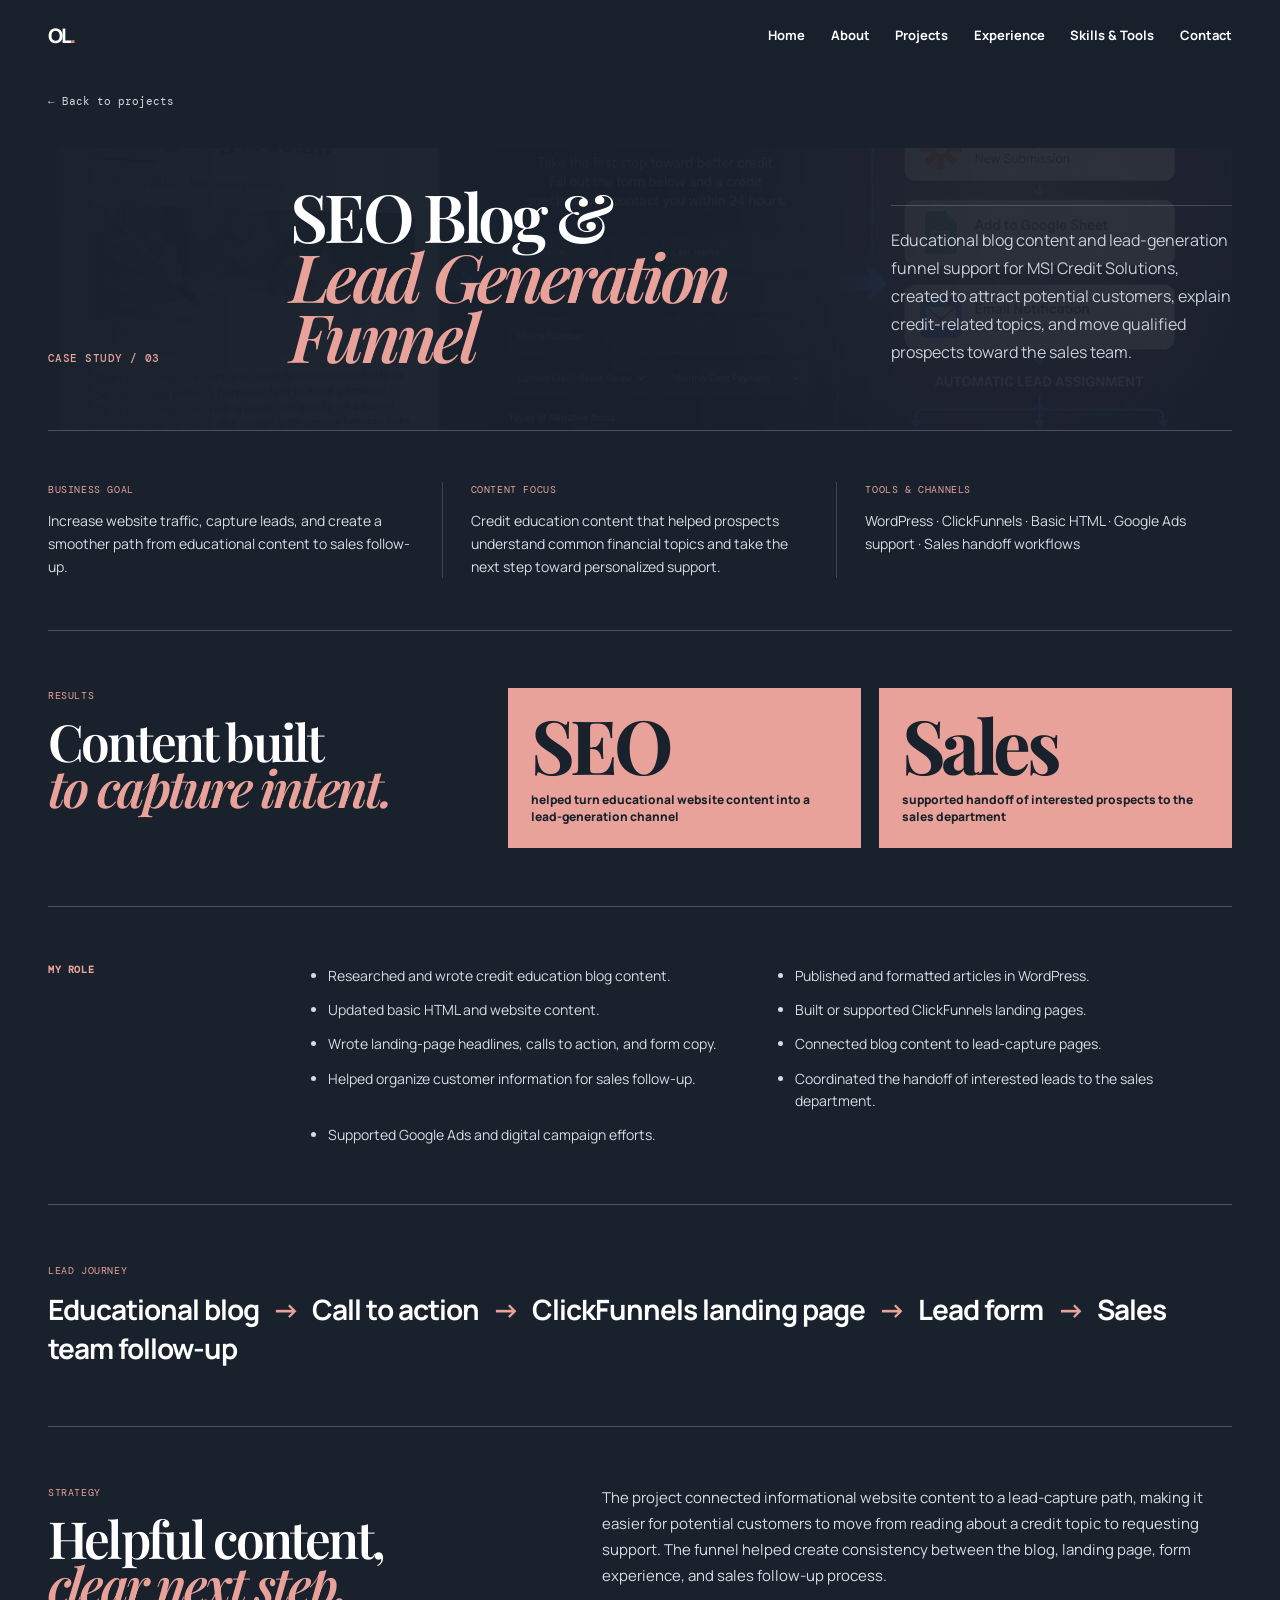
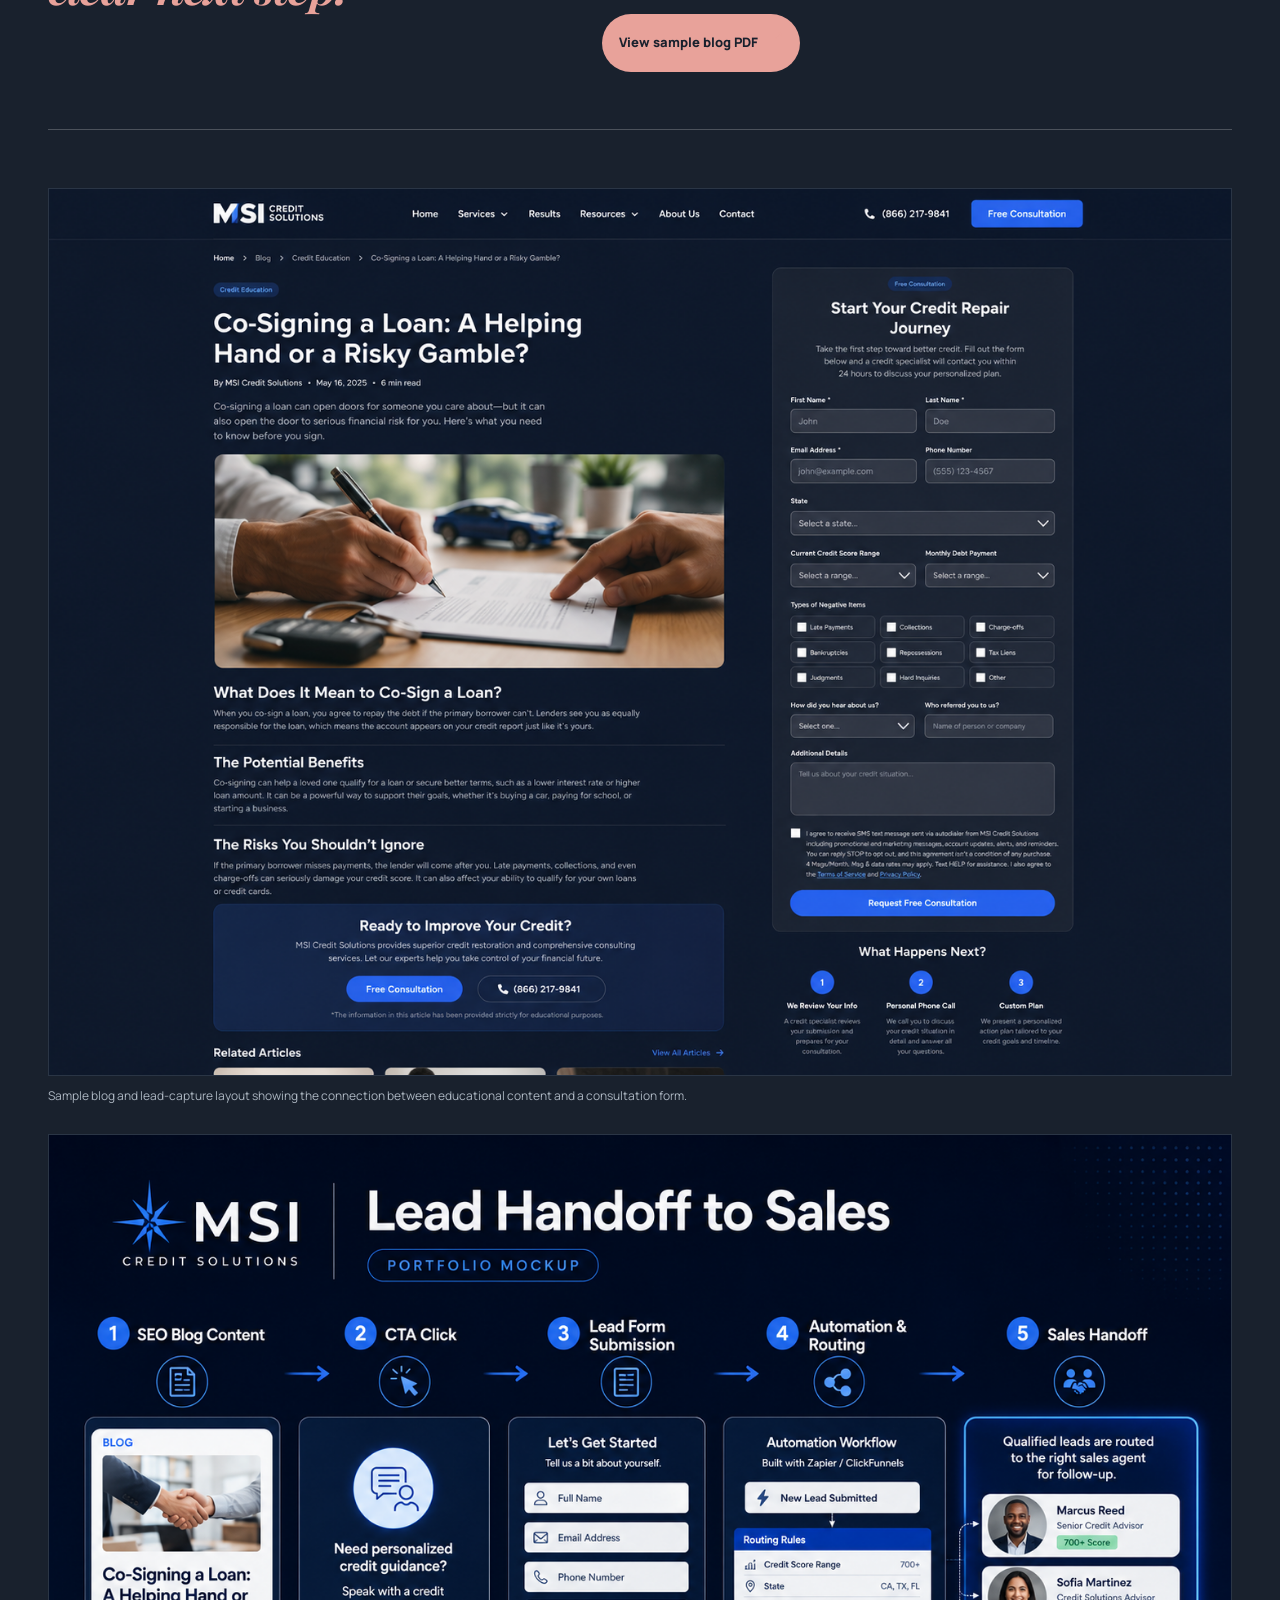
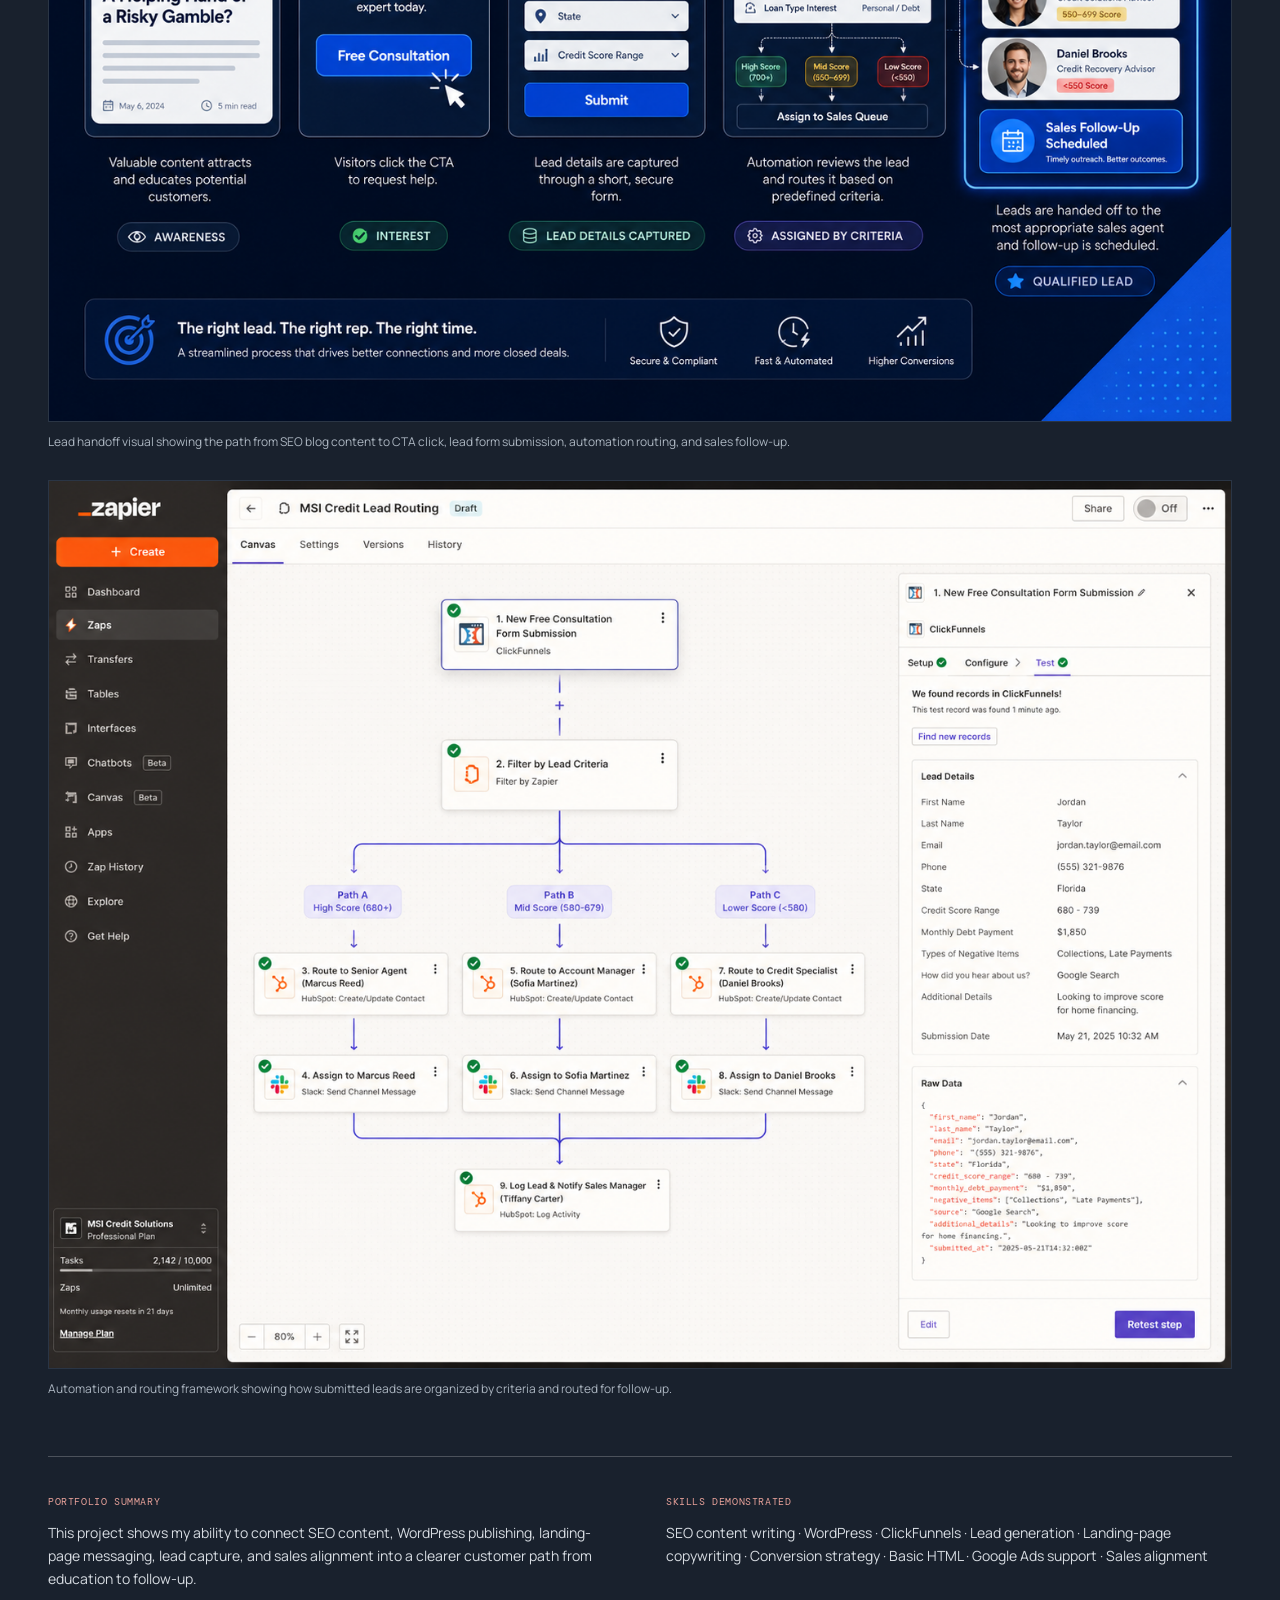
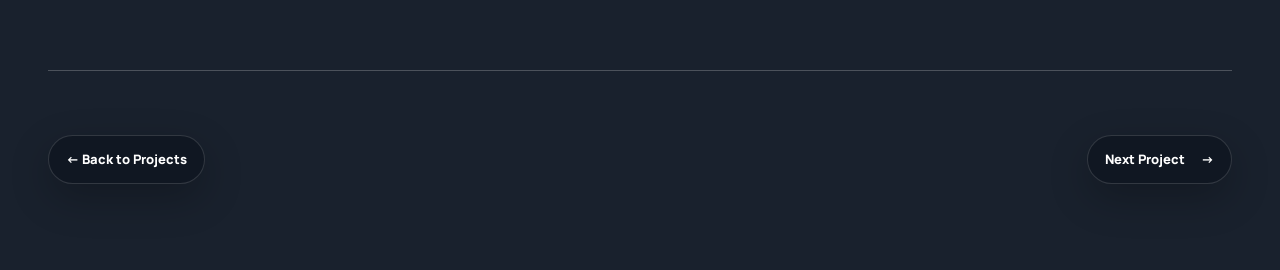
<file: projects/project-three.html>
<!doctype html>
<html lang="en">
  <head>
    <meta charset="UTF-8" />
    <meta name="viewport" content="width=device-width, initial-scale=1.0" />
    <meta name="description" content="SEO Blog and Lead Generation Funnel case study by Olivia Loera." />
    <title>SEO Blog &amp; Lead Generation Funnel | Olivia Loera</title>
    <link rel="preconnect" href="https://fonts.googleapis.com" />
    <link rel="preconnect" href="https://fonts.gstatic.com" crossorigin />
    <link href="https://fonts.googleapis.com/css2?family=DM+Mono:wght@400;500&family=Manrope:wght@400;500;600;700;800&family=Playfair+Display:ital,wght@0,600;0,700;1,600&display=swap" rel="stylesheet" />
    <link rel="stylesheet" href="../styles.css" />
  </head>
  <body class="case-page">
    <header class="site-header">
      <nav class="nav shell" aria-label="Main navigation">
        <a class="wordmark" href="../index.html#home" aria-label="Olivia Loera home">OL<span>.</span></a>
        <div class="nav-links">
          <a href="../index.html#home">Home</a><a href="../index.html#about">About</a><a href="../index.html#projects">Projects</a><a href="../index.html#experience">Experience</a><a href="../index.html#skills">Skills &amp; Tools</a><a href="../index.html#contact">Contact</a>
        </div>
      </nav>
    </header>

    <main class="shell">
      <a class="case-back" href="../index.html#projects">← Back to projects</a>

      <section class="case-hero project-hero-msi">
        <p class="section-number">CASE STUDY / 03</p>
        <h1>SEO Blog &amp;<br /><em>Lead Generation Funnel</em></h1>
        <p class="case-lead">Educational blog content and lead-generation funnel support for MSI Credit Solutions, created to attract potential customers, explain credit-related topics, and move qualified prospects toward the sales team.</p>
      </section>

      <section class="case-facts" aria-label="Project overview">
        <div><span>Business goal</span><p>Increase website traffic, capture leads, and create a smoother path from educational content to sales follow-up.</p></div>
        <div><span>Content focus</span><p>Credit education content that helped prospects understand common financial topics and take the next step toward personalized support.</p></div>
        <div><span>Tools &amp; channels</span><p>WordPress · ClickFunnels · Basic HTML · Google Ads support · Sales handoff workflows</p></div>
      </section>

      <section class="case-results" aria-label="Project results">
        <div><span>Results</span><h2>Content built<br /><em>to capture intent.</em></h2></div>
        <div class="result-card"><strong>SEO</strong><p>helped turn educational website content into a lead-generation channel</p></div>
        <div class="result-card"><strong>Sales</strong><p>supported handoff of interested prospects to the sales department</p></div>
      </section>

      <section class="case-role">
        <h2>My role</h2>
        <ul>
          <li>Researched and wrote credit education blog content.</li>
          <li>Published and formatted articles in WordPress.</li>
          <li>Updated basic HTML and website content.</li>
          <li>Built or supported ClickFunnels landing pages.</li>
          <li>Wrote landing-page headlines, calls to action, and form copy.</li>
          <li>Connected blog content to lead-capture pages.</li>
          <li>Helped organize customer information for sales follow-up.</li>
          <li>Coordinated the handoff of interested leads to the sales department.</li>
          <li>Supported Google Ads and digital campaign efforts.</li>
        </ul>
      </section>

      <section class="case-journey">
        <span>Lead journey</span>
        <strong>Educational blog <b>→</b> Call to action <b>→</b> ClickFunnels landing page <b>→</b> Lead form <b>→</b> Sales team follow-up</strong>
      </section>

      <section class="case-message">
        <div><span>Strategy</span><h2>Helpful content,<br /><em>clear next step.</em></h2></div>
        <div>
          <p>The project connected informational website content to a lead-capture path, making it easier for potential customers to move from reading about a credit topic to requesting support. The funnel helped create consistency between the blog, landing page, form experience, and sales follow-up process.</p>
          <a class="button button-light" href="../assets/msi-co-signing-blog.pdf" target="_blank" rel="noopener">View sample blog PDF <span aria-hidden="true">↗</span></a>
        </div>
      </section>

      <section class="case-assets msi-visuals" aria-label="Featured visuals">
        <figure class="wide-visual">
          <img src="../assets/msi-blog-funnel-layout.png" alt="MSI Credit Solutions blog article layout with credit repair lead form" />
          <figcaption>Sample blog and lead-capture layout showing the connection between educational content and a consultation form.</figcaption>
        </figure>
        <figure class="wide-visual">
          <img src="../assets/msi-lead-handoff.png" alt="MSI Credit Solutions lead handoff to sales funnel visualization" />
          <figcaption>Lead handoff visual showing the path from SEO blog content to CTA click, lead form submission, automation routing, and sales follow-up.</figcaption>
        </figure>
        <figure class="wide-visual">
          <img src="../assets/msi-zapier-routing.png" alt="Zapier workflow mockup for MSI Credit Solutions lead routing" />
          <figcaption>Automation and routing framework showing how submitted leads are organized by criteria and routed for follow-up.</figcaption>
        </figure>
      </section>

      <section class="case-footer">
        <div><span>Portfolio summary</span><p>This project shows my ability to connect SEO content, WordPress publishing, landing-page messaging, lead capture, and sales alignment into a clearer customer path from education to follow-up.</p></div>
        <div><span>Skills demonstrated</span><p>SEO content writing · WordPress · ClickFunnels · Lead generation · Landing-page copywriting · Conversion strategy · Basic HTML · Google Ads support · Sales alignment</p></div>
      </section>

      <nav class="case-navigation" aria-label="Project navigation">
        <a class="button button-dark" href="../index.html#projects">← Back to Projects</a>
        <a class="button button-dark" href="sey-tu-dsn-brand-activation.html">Next Project <span aria-hidden="true">→</span></a>
      </nav>
    </main>
  </body>
</html>
</file>
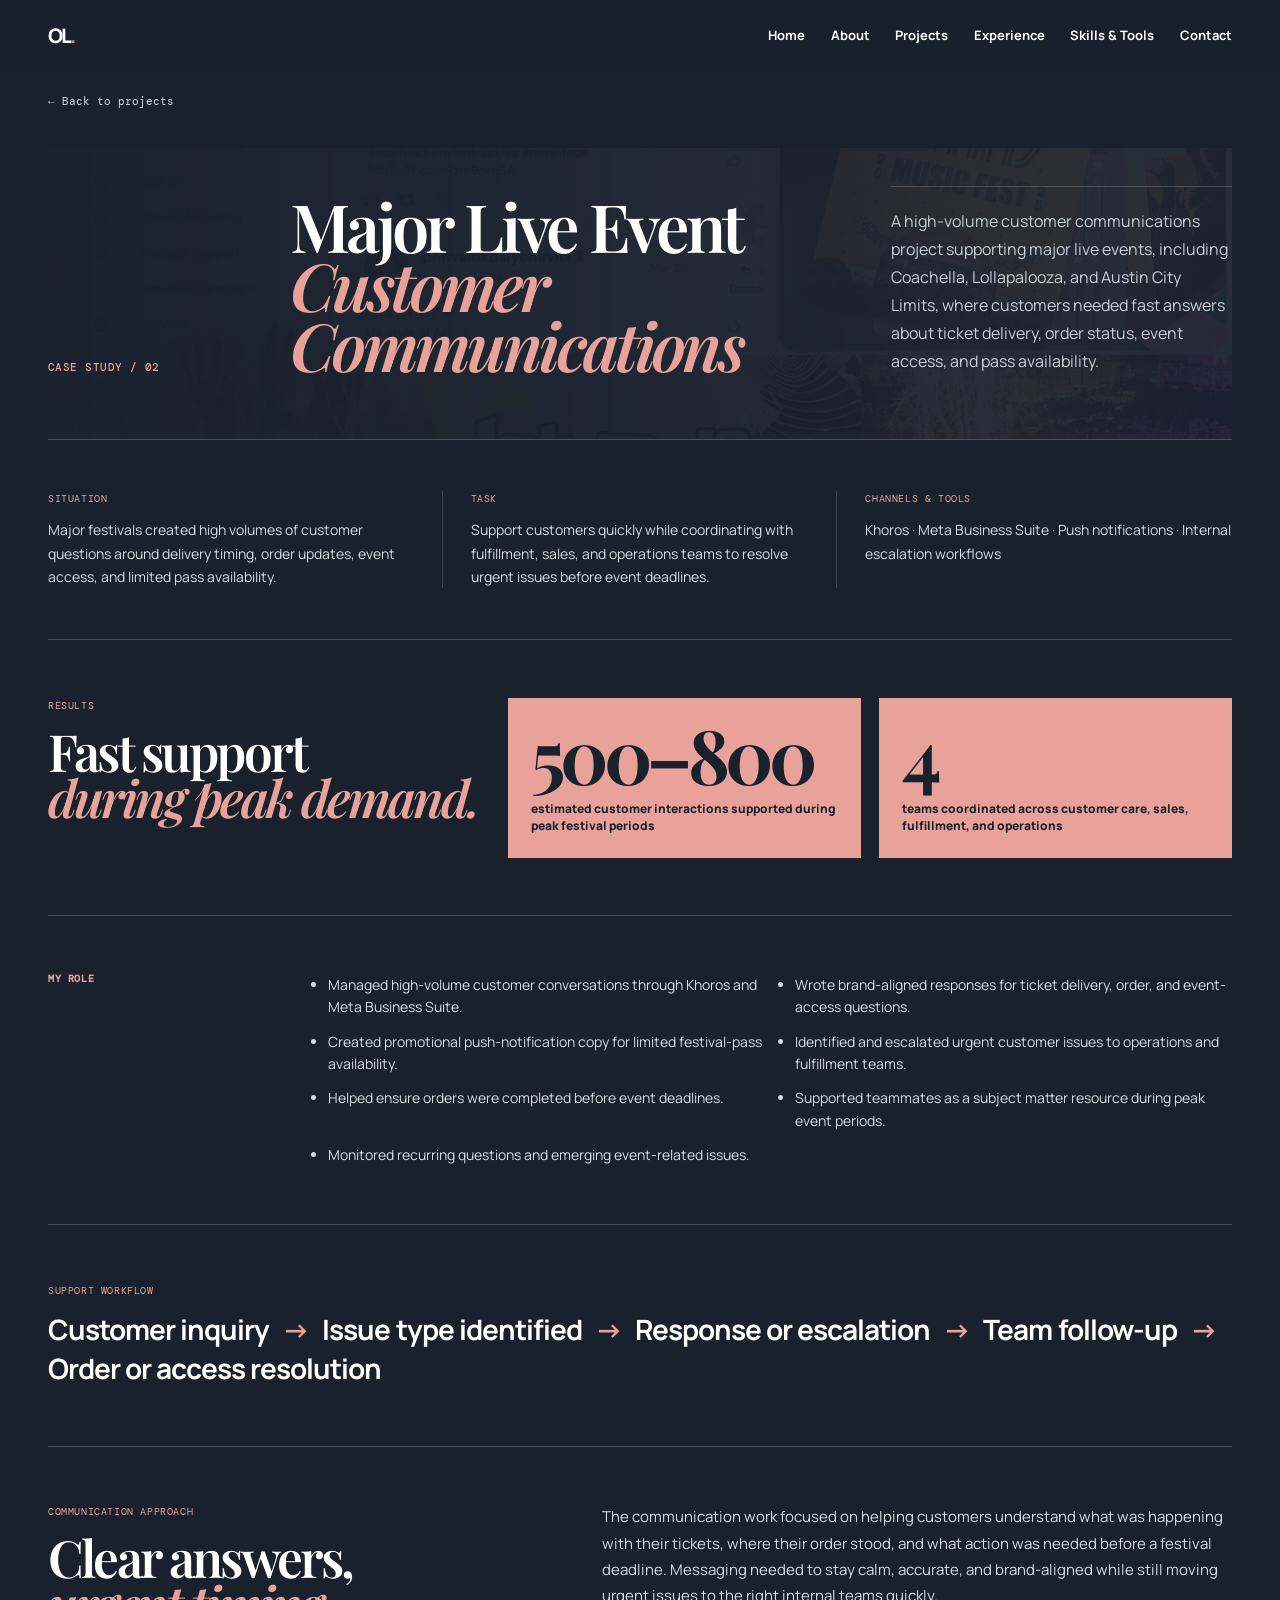
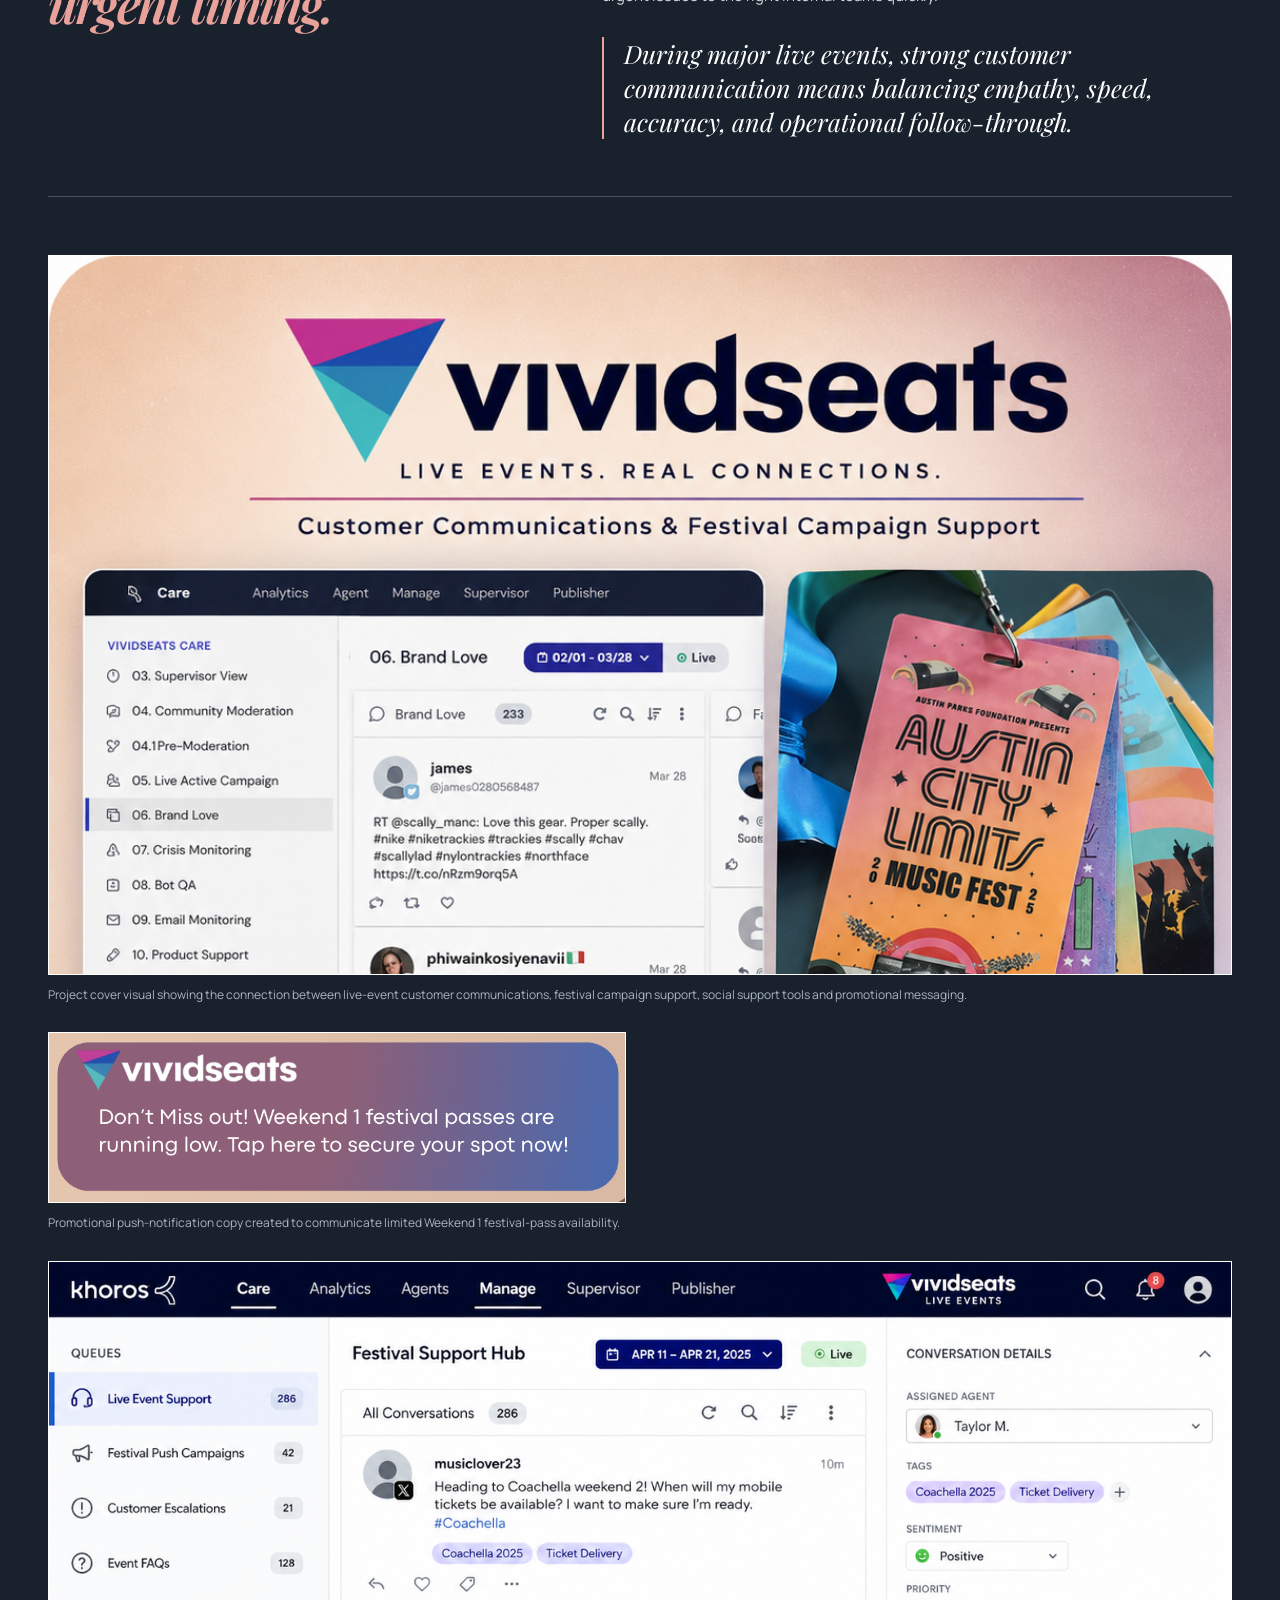
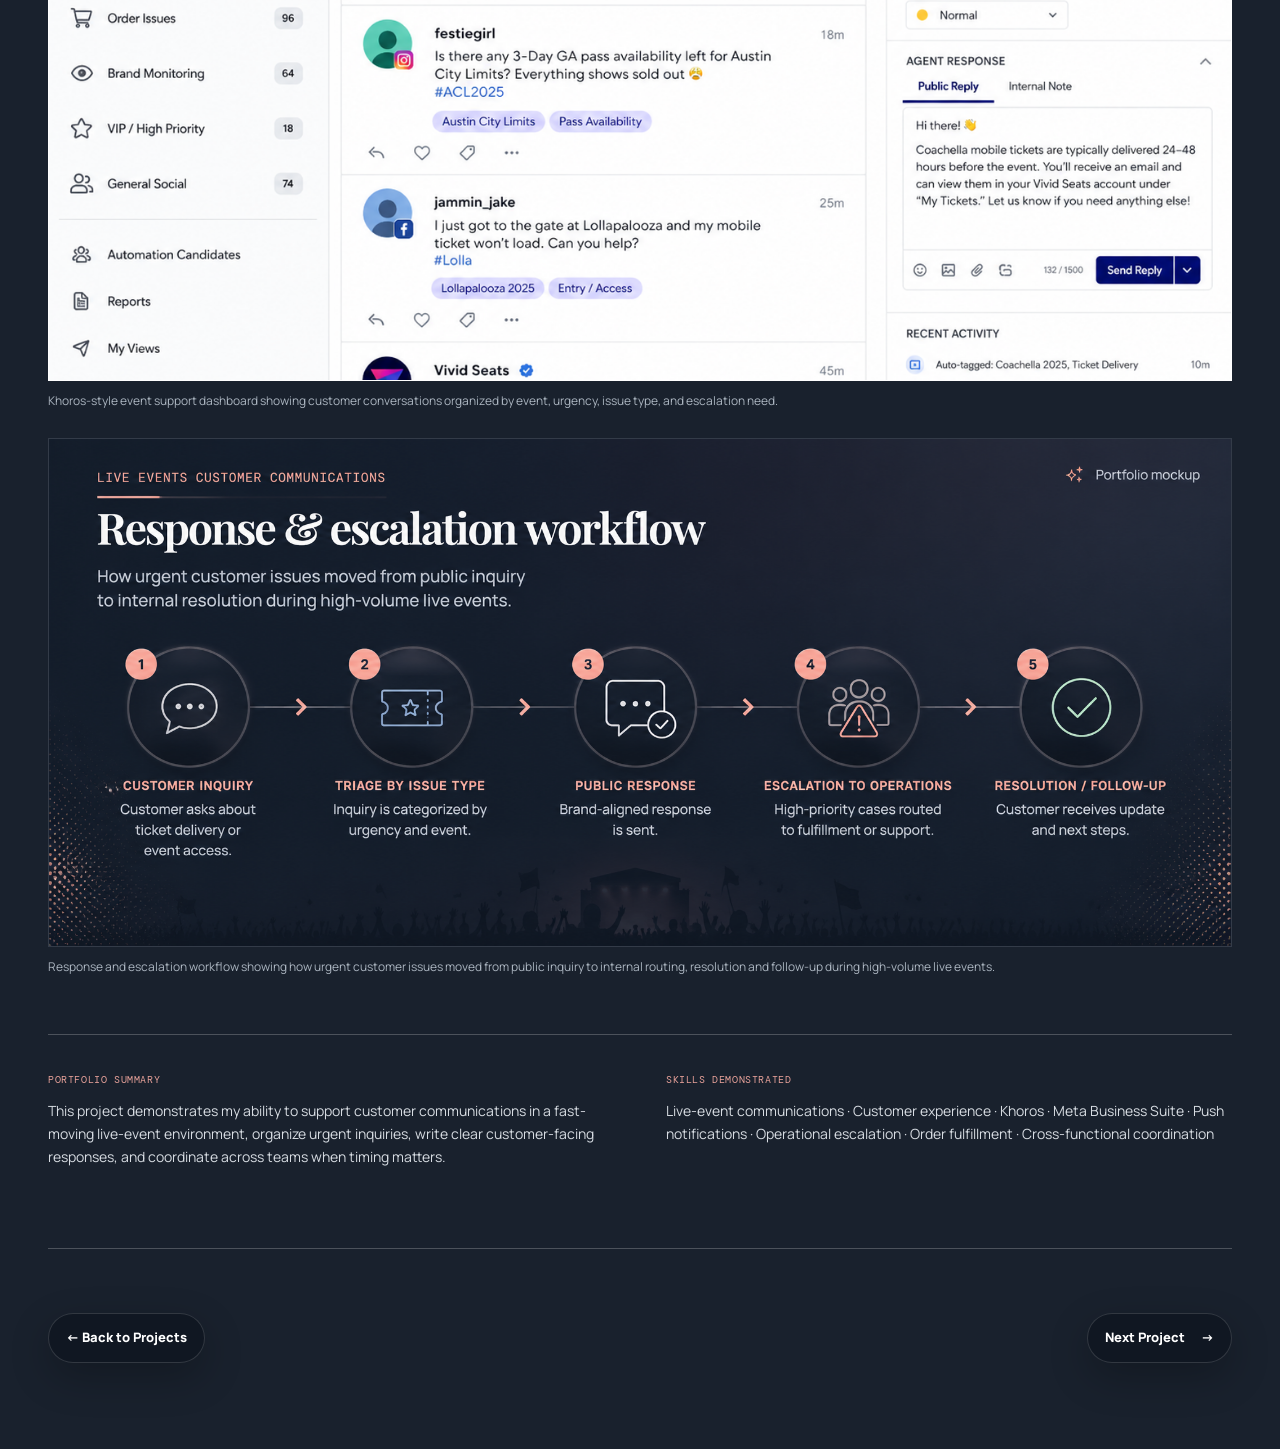
<file: projects/project-two.html>
<!doctype html>
<html lang="en">
  <head>
    <meta charset="UTF-8" />
    <meta name="viewport" content="width=device-width, initial-scale=1.0" />
    <meta name="description" content="Major Live Event Customer Communications case study by Olivia Loera." />
    <title>Major Live Event Customer Communications | Olivia Loera</title>
    <link rel="preconnect" href="https://fonts.googleapis.com" />
    <link rel="preconnect" href="https://fonts.gstatic.com" crossorigin />
    <link href="https://fonts.googleapis.com/css2?family=DM+Mono:wght@400;500&family=Manrope:wght@400;500;600;700;800&family=Playfair+Display:ital,wght@0,600;0,700;1,600&display=swap" rel="stylesheet" />
    <link rel="stylesheet" href="../styles.css" />
  </head>
  <body class="case-page">
    <header class="site-header">
      <nav class="nav shell" aria-label="Main navigation">
        <a class="wordmark" href="../index.html#home" aria-label="Olivia Loera home">OL<span>.</span></a>
        <div class="nav-links">
          <a href="../index.html#home">Home</a><a href="../index.html#about">About</a><a href="../index.html#projects">Projects</a><a href="../index.html#experience">Experience</a><a href="../index.html#skills">Skills &amp; Tools</a><a href="../index.html#contact">Contact</a>
        </div>
      </nav>
    </header>

    <main class="shell">
      <a class="case-back" href="../index.html#projects">← Back to projects</a>

      <section class="case-hero project-hero-vivid">
        <p class="section-number">CASE STUDY / 02</p>
        <h1>Major Live Event<br /><em>Customer Communications</em></h1>
        <p class="case-lead">A high-volume customer communications project supporting major live events, including Coachella, Lollapalooza, and Austin City Limits, where customers needed fast answers about ticket delivery, order status, event access, and pass availability.</p>
      </section>

      <section class="case-facts" aria-label="Project overview">
        <div><span>Situation</span><p>Major festivals created high volumes of customer questions around delivery timing, order updates, event access, and limited pass availability.</p></div>
        <div><span>Task</span><p>Support customers quickly while coordinating with fulfillment, sales, and operations teams to resolve urgent issues before event deadlines.</p></div>
        <div><span>Channels &amp; tools</span><p>Khoros · Meta Business Suite · Push notifications · Internal escalation workflows</p></div>
      </section>

      <section class="case-results" aria-label="Project results">
        <div><span>Results</span><h2>Fast support<br /><em>during peak demand.</em></h2></div>
        <div class="result-card"><strong>500–800</strong><p>estimated customer interactions supported during peak festival periods</p></div>
        <div class="result-card"><strong>4</strong><p>teams coordinated across customer care, sales, fulfillment, and operations</p></div>
      </section>

      <section class="case-role">
        <h2>My role</h2>
        <ul>
          <li>Managed high-volume customer conversations through Khoros and Meta Business Suite.</li>
          <li>Wrote brand-aligned responses for ticket delivery, order, and event-access questions.</li>
          <li>Created promotional push-notification copy for limited festival-pass availability.</li>
          <li>Identified and escalated urgent customer issues to operations and fulfillment teams.</li>
          <li>Helped ensure orders were completed before event deadlines.</li>
          <li>Supported teammates as a subject matter resource during peak event periods.</li>
          <li>Monitored recurring questions and emerging event-related issues.</li>
        </ul>
      </section>

      <section class="case-journey">
        <span>Support workflow</span>
        <strong>Customer inquiry <b>→</b> Issue type identified <b>→</b> Response or escalation <b>→</b> Team follow-up <b>→</b> Order or access resolution</strong>
      </section>

      <section class="case-message">
        <div><span>Communication approach</span><h2>Clear answers,<br /><em>urgent timing.</em></h2></div>
        <div>
          <p>The communication work focused on helping customers understand what was happening with their tickets, where their order stood, and what action was needed before a festival deadline. Messaging needed to stay calm, accurate, and brand-aligned while still moving urgent issues to the right internal teams quickly.</p>
          <blockquote>During major live events, strong customer communication means balancing empathy, speed, accuracy, and operational follow-through.</blockquote>
        </div>
      </section>

      <section class="case-assets vivid-visuals" aria-label="Featured visuals">
        <figure class="wide-visual">
          <img src="../assets/vivid-project-cover.png" alt="Vivid Seats customer communications and festival campaign support collage" />
          <figcaption>Project cover visual showing the connection between live-event customer communications, festival campaign support, social support tools and promotional messaging.</figcaption>
        </figure>
        <figure>
          <img src="../assets/vivid-push-notification.png" alt="Vivid Seats push notification promoting limited Weekend 1 festival passes" />
          <figcaption>Promotional push-notification copy created to communicate limited Weekend 1 festival-pass availability.</figcaption>
        </figure>
        <figure class="wide-visual">
          <img src="../assets/vivid-khoros-dashboard.png" alt="Khoros-style festival support dashboard showing event support queues and customer conversations" />
          <figcaption>Khoros-style event support dashboard showing customer conversations organized by event, urgency, issue type, and escalation need.</figcaption>
        </figure>
        <figure class="wide-visual workflow-visual">
          <img src="../assets/vivid-response-escalation-workflow.png" alt="Response and escalation workflow from customer inquiry to resolution and follow-up" />
          <figcaption>Response and escalation workflow showing how urgent customer issues moved from public inquiry to internal routing, resolution and follow-up during high-volume live events.</figcaption>
        </figure>
      </section>

      <section class="case-footer">
        <div><span>Portfolio summary</span><p>This project demonstrates my ability to support customer communications in a fast-moving live-event environment, organize urgent inquiries, write clear customer-facing responses, and coordinate across teams when timing matters.</p></div>
        <div><span>Skills demonstrated</span><p>Live-event communications · Customer experience · Khoros · Meta Business Suite · Push notifications · Operational escalation · Order fulfillment · Cross-functional coordination</p></div>
      </section>

      <nav class="case-navigation" aria-label="Project navigation">
        <a class="button button-dark" href="../index.html#projects">← Back to Projects</a>
        <a class="button button-dark" href="project-three.html">Next Project <span aria-hidden="true">→</span></a>
      </nav>
    </main>
  </body>
</html>
</file>
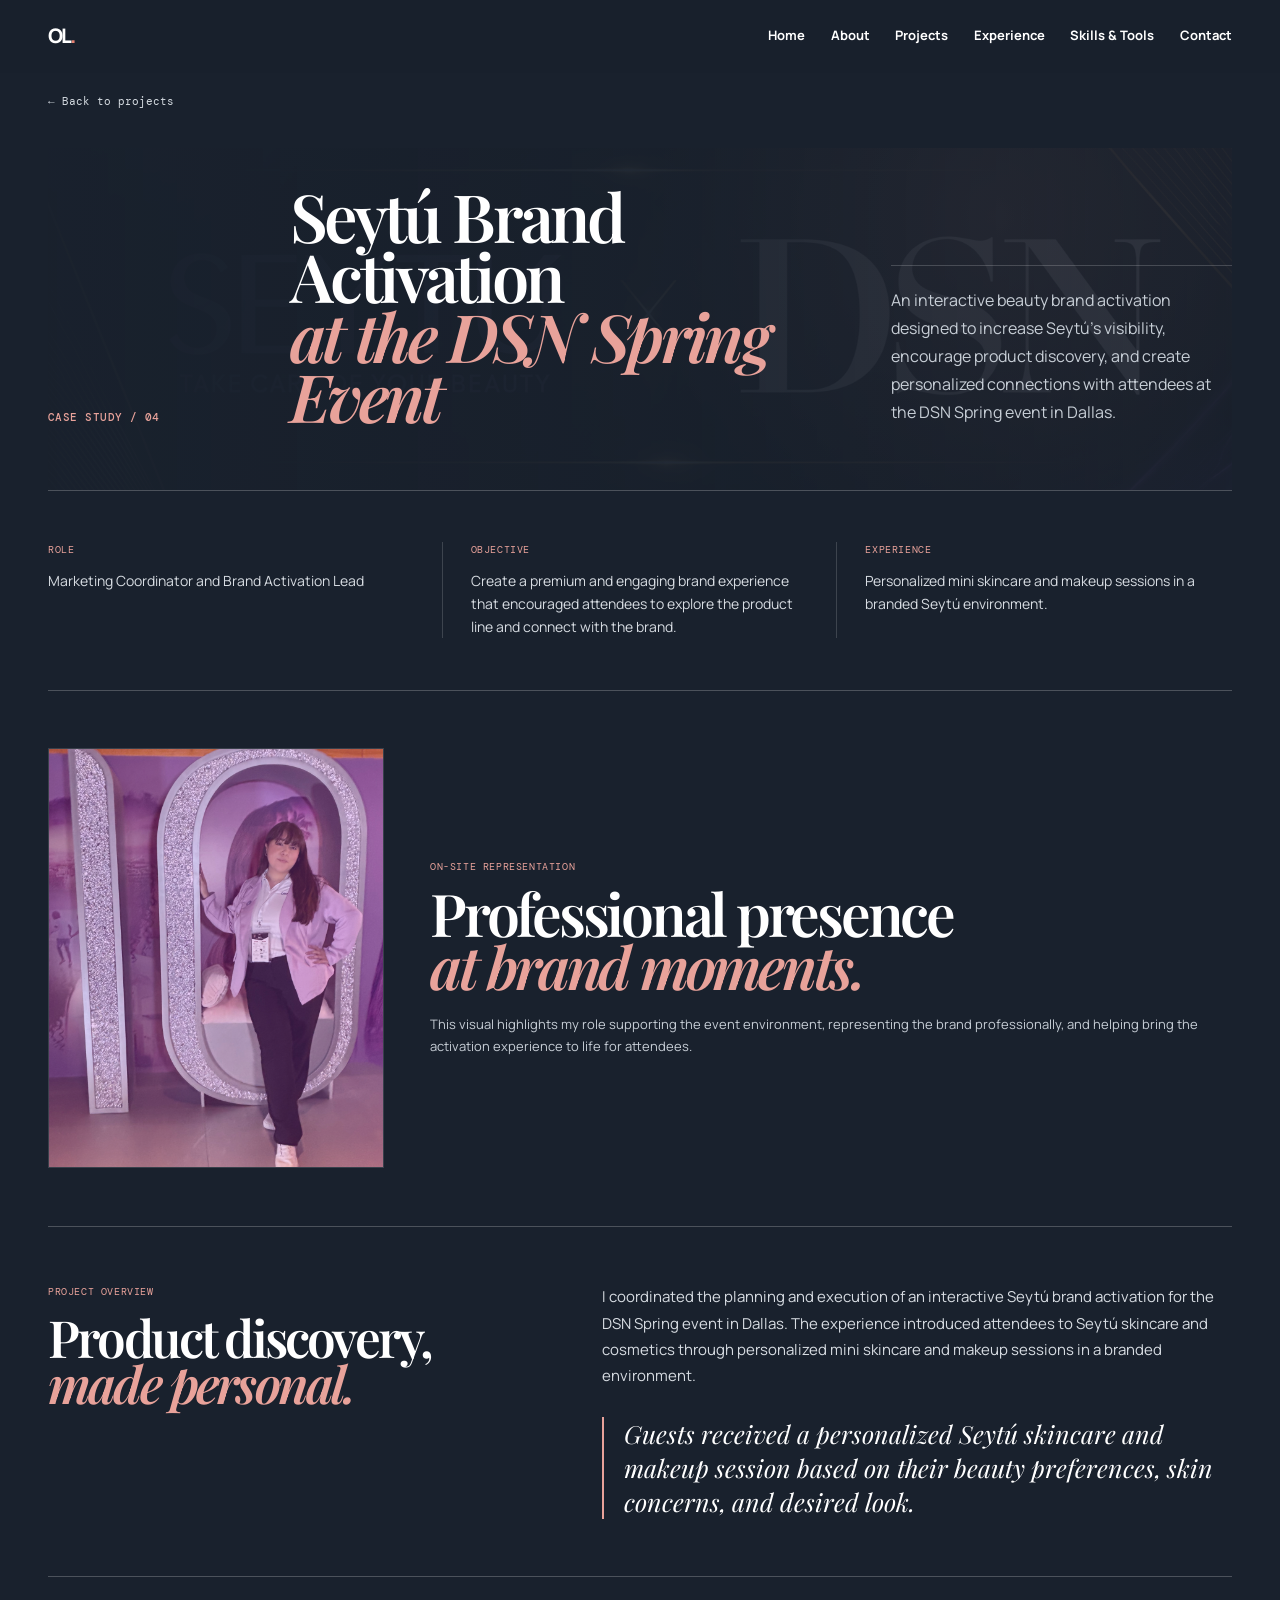
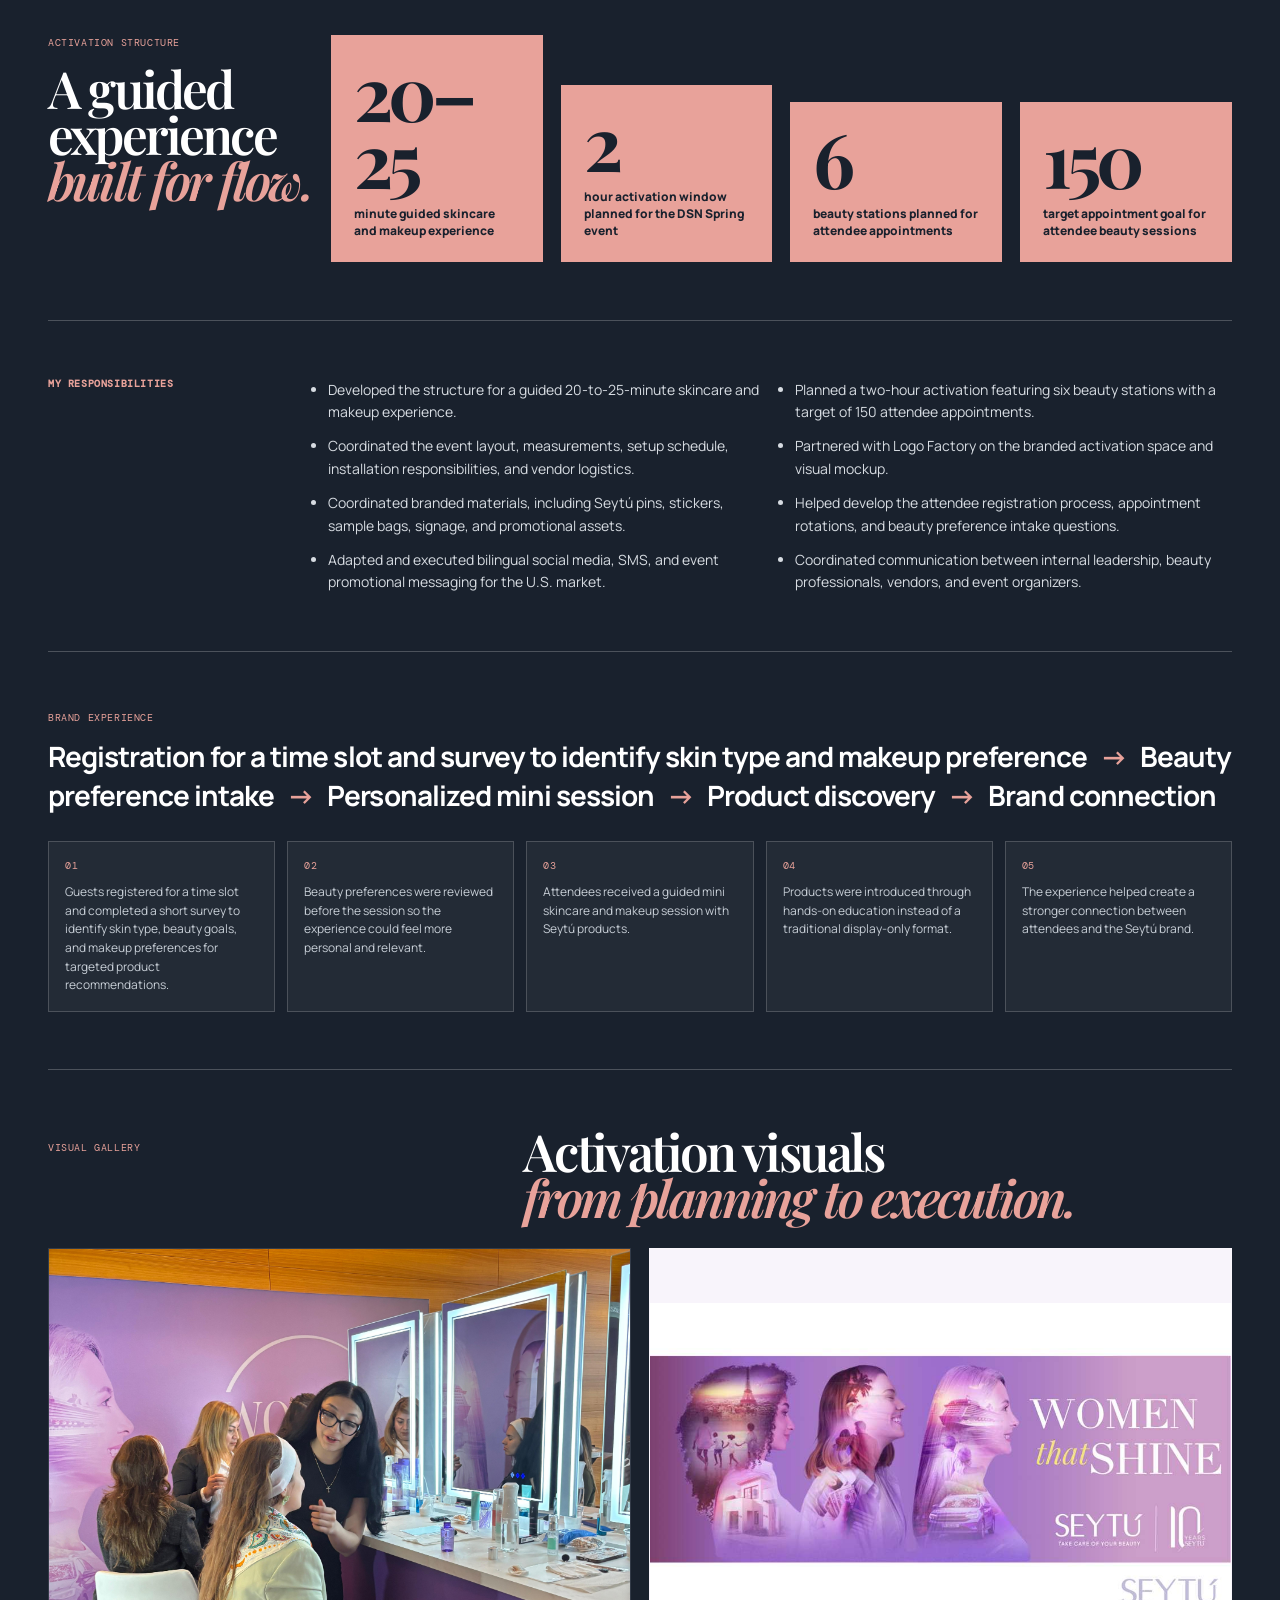
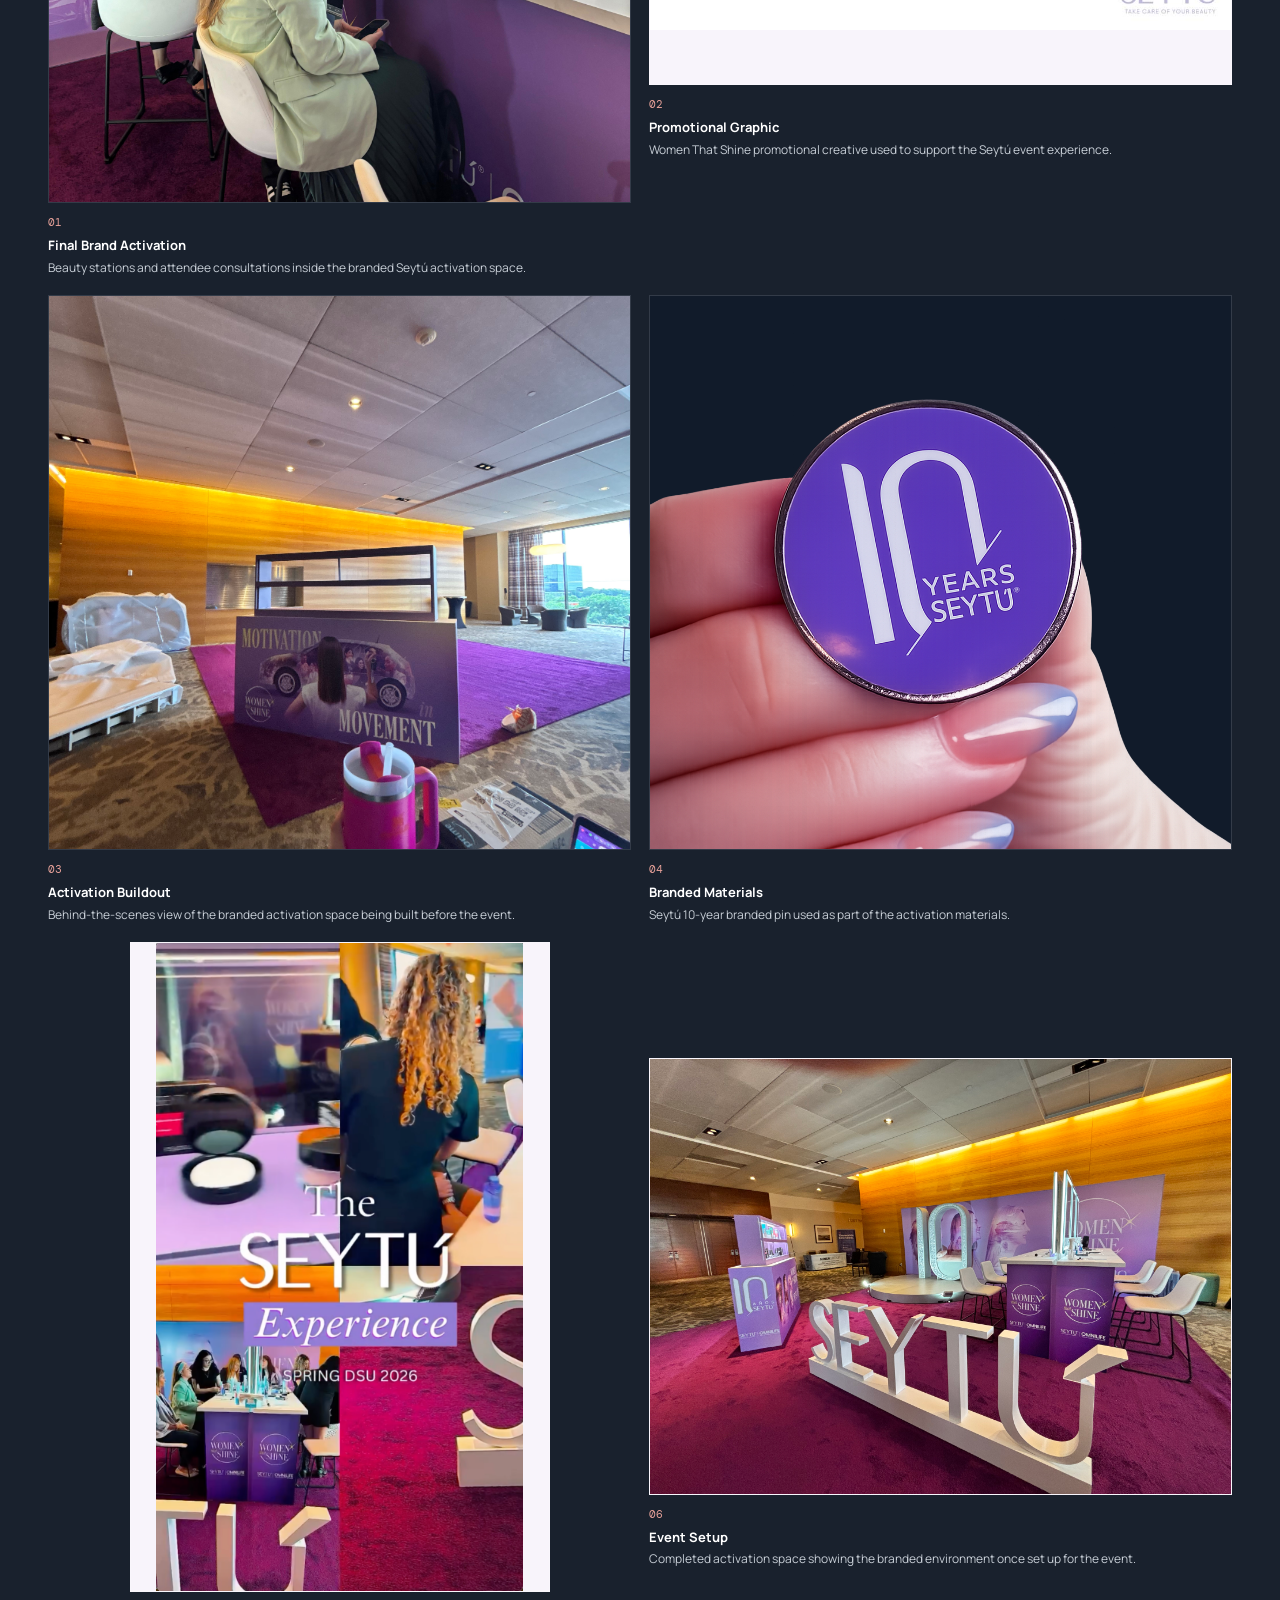
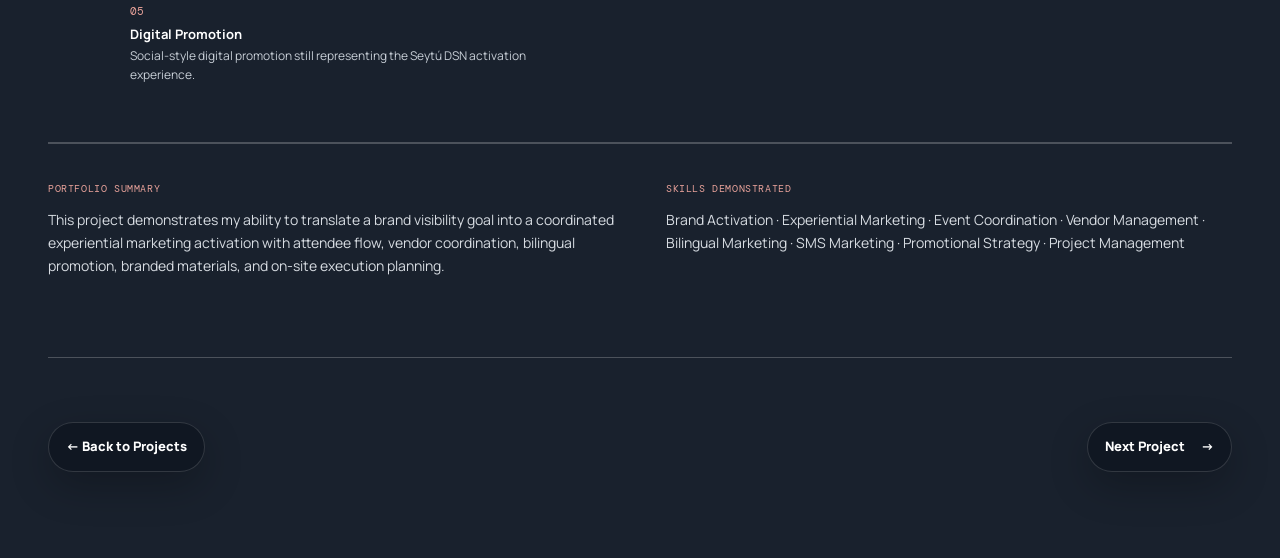
<file: projects/sey-tu-dsn-brand-activation.html>
<!doctype html>
<html lang="en">
  <head>
    <meta charset="UTF-8" />
    <meta name="viewport" content="width=device-width, initial-scale=1.0" />
    <meta name="description" content="Seytú Brand Activation at the DSN Spring Event case study by Olivia Loera." />
    <title>Seytú Brand Activation at the DSN Spring Event | Olivia Loera</title>
    <link rel="preconnect" href="https://fonts.googleapis.com" />
    <link rel="preconnect" href="https://fonts.gstatic.com" crossorigin />
    <link href="https://fonts.googleapis.com/css2?family=DM+Mono:wght@400;500&family=Manrope:wght@400;500;600;700;800&family=Playfair+Display:ital,wght@0,600;0,700;1,600&display=swap" rel="stylesheet" />
    <link rel="stylesheet" href="../styles.css" />
  </head>
  <body class="case-page">
    <header class="site-header">
      <nav class="nav shell" aria-label="Main navigation">
        <a class="wordmark" href="../index.html#home" aria-label="Olivia Loera home">OL<span>.</span></a>
        <div class="nav-links">
          <a href="../index.html#home">Home</a><a href="../index.html#about">About</a><a href="../index.html#projects">Projects</a><a href="../index.html#experience">Experience</a><a href="../index.html#skills">Skills &amp; Tools</a><a href="../index.html#contact">Contact</a>
        </div>
      </nav>
    </header>

    <main class="shell">
      <a class="case-back" href="../index.html#projects">← Back to projects</a>

      <section class="case-hero project-hero-seytu">
        <p class="section-number">CASE STUDY / 04</p>
        <h1>Seytú Brand Activation<br /><em>at the DSN Spring Event</em></h1>
        <p class="case-lead">An interactive beauty brand activation designed to increase Seytú’s visibility, encourage product discovery, and create personalized connections with attendees at the DSN Spring event in Dallas.</p>
      </section>

      <section class="case-facts" aria-label="Project overview">
        <div><span>Role</span><p>Marketing Coordinator and Brand Activation Lead</p></div>
        <div><span>Objective</span><p>Create a premium and engaging brand experience that encouraged attendees to explore the product line and connect with the brand.</p></div>
        <div><span>Experience</span><p>Personalized mini skincare and makeup sessions in a branded Seytú environment.</p></div>
      </section>

      <section class="event-presence">
        <figure>
          <img src="../assets/seytu-dsn-cover.png" alt="Olivia Loera at the Seytú 10-year event activation display" />
        </figure>
        <div>
          <span>On-site representation</span>
          <h2>Professional presence<br /><em>at brand moments.</em></h2>
          <p>This visual highlights my role supporting the event environment, representing the brand professionally, and helping bring the activation experience to life for attendees.</p>
        </div>
      </section>

      <section class="case-message">
        <div><span>Project overview</span><h2>Product discovery,<br /><em>made personal.</em></h2></div>
        <div>
          <p>I coordinated the planning and execution of an interactive Seytú brand activation for the DSN Spring event in Dallas. The experience introduced attendees to Seytú skincare and cosmetics through personalized mini skincare and makeup sessions in a branded environment.</p>
          <blockquote>Guests received a personalized Seytú skincare and makeup session based on their beauty preferences, skin concerns, and desired look.</blockquote>
        </div>
      </section>

      <section class="case-results activation-stats" aria-label="Activation structure">
        <div><span>Activation structure</span><h2>A guided experience<br /><em>built for flow.</em></h2></div>
        <div class="result-card"><strong>20–25</strong><p>minute guided skincare and makeup experience</p></div>
        <div class="result-card"><strong>2</strong><p>hour activation window planned for the DSN Spring event</p></div>
        <div class="result-card"><strong>6</strong><p>beauty stations planned for attendee appointments</p></div>
        <div class="result-card"><strong>150</strong><p>target appointment goal for attendee beauty sessions</p></div>
      </section>

      <section class="case-role">
        <h2>My responsibilities</h2>
        <ul>
          <li>Developed the structure for a guided 20-to-25-minute skincare and makeup experience.</li>
          <li>Planned a two-hour activation featuring six beauty stations with a target of 150 attendee appointments.</li>
          <li>Coordinated the event layout, measurements, setup schedule, installation responsibilities, and vendor logistics.</li>
          <li>Partnered with Logo Factory on the branded activation space and visual mockup.</li>
          <li>Coordinated branded materials, including Seytú pins, stickers, sample bags, signage, and promotional assets.</li>
          <li>Helped develop the attendee registration process, appointment rotations, and beauty preference intake questions.</li>
          <li>Adapted and executed bilingual social media, SMS, and event promotional messaging for the U.S. market.</li>
          <li>Coordinated communication between internal leadership, beauty professionals, vendors, and event organizers.</li>
        </ul>
      </section>

      <section class="case-journey">
        <span>Brand experience</span>
        <strong>Registration for a time slot and survey to identify skin type and makeup preference <b>→</b> Beauty preference intake <b>→</b> Personalized mini session <b>→</b> Product discovery <b>→</b> Brand connection</strong>
        <div class="workflow-steps" aria-label="Brand experience workflow">
          <div><span>01</span><p>Guests registered for a time slot and completed a short survey to identify skin type, beauty goals, and makeup preferences for targeted product recommendations.</p></div>
          <div><span>02</span><p>Beauty preferences were reviewed before the session so the experience could feel more personal and relevant.</p></div>
          <div><span>03</span><p>Attendees received a guided mini skincare and makeup session with Seytú products.</p></div>
          <div><span>04</span><p>Products were introduced through hands-on education instead of a traditional display-only format.</p></div>
          <div><span>05</span><p>The experience helped create a stronger connection between attendees and the Seytú brand.</p></div>
        </div>
      </section>

      <section class="case-gallery" aria-label="Seytú project visual gallery">
        <div class="gallery-heading">
          <span>Visual gallery</span>
          <h2>Activation visuals<br /><em>from planning to execution.</em></h2>
        </div>
        <div class="gallery-grid seytu-gallery-grid">
          <figure class="gallery-media"><img src="../assets/seytu-final-brand-activation.jpg" alt="Seytú beauty stations with attendees receiving skincare and makeup sessions" /><figcaption><span>01</span><strong>Final Brand Activation</strong> Beauty stations and attendee consultations inside the branded Seytú activation space.</figcaption></figure>
          <figure class="gallery-media gallery-media-wide"><img src="../assets/seytu-promotional-graphic.jpg" alt="Women That Shine Seytú promotional graphic for the 10 year Seytú event" /><figcaption><span>02</span><strong>Promotional Graphic</strong> Women That Shine promotional creative used to support the Seytú event experience.</figcaption></figure>
          <figure class="gallery-media"><img src="../assets/seytu-activation-being-built.jpg" alt="Seytú activation space being built before the event with materials and setup in progress" /><figcaption><span>03</span><strong>Activation Buildout</strong> Behind-the-scenes view of the branded activation space being built before the event.</figcaption></figure>
          <figure class="gallery-media"><img src="../assets/seytu-branded-materials-pin.png" alt="Purple 10 Years Seytú branded pin held in hand" /><figcaption><span>04</span><strong>Branded Materials</strong> Seytú 10-year branded pin used as part of the activation materials.</figcaption></figure>
          <figure class="gallery-media gallery-media-portrait"><img src="../assets/seytu-digital-promotion-still.png" alt="Digital promotion still for The SEYTÚ Experience at DSN Spring 2026" /><figcaption><span>05</span><strong>Digital Promotion</strong> Social-style digital promotion still representing the Seytú DSN activation experience.</figcaption></figure>
          <figure class="gallery-media gallery-media-wide"><img src="../assets/seytu-activation-setup-complete.jpg" alt="Completed Seytú brand activation area set up for the event" /><figcaption><span>06</span><strong>Event Setup</strong> Completed activation space showing the branded environment once set up for the event.</figcaption></figure>
        </div>
      </section>

      <section class="case-footer">
        <div><span>Portfolio summary</span><p>This project demonstrates my ability to translate a brand visibility goal into a coordinated experiential marketing activation with attendee flow, vendor coordination, bilingual promotion, branded materials, and on-site execution planning.</p></div>
        <div><span>Skills demonstrated</span><p>Brand Activation · Experiential Marketing · Event Coordination · Vendor Management · Bilingual Marketing · SMS Marketing · Promotional Strategy · Project Management</p></div>
      </section>

      <nav class="case-navigation" aria-label="Project navigation">
        <a class="button button-dark" href="../index.html#projects">← Back to Projects</a>
        <a class="button button-dark" href="seytu-glam-n-care-kit.html">Next Project <span aria-hidden="true">→</span></a>
      </nav>
    </main>
  </body>
</html>
</file>
<file: styles.css>
:root { --ink:#19212d; --paper:#faf9f6; --sand:#eee8df; --coral:#e78172; --plum:#8d5360; --line:rgba(25,33,45,.18); --muted:#647080; }
* { box-sizing:border-box; }
html { scroll-behavior:smooth; scroll-padding-top:88px; }
body { margin:0; background:var(--paper); color:var(--ink); font-family:Manrope,Arial,sans-serif; font-size:16px; line-height:1.5; }
a { color:inherit; text-decoration:none; }
.shell { width:min(1180px, calc(100% - 48px)); margin-inline:auto; }
.section { padding-block:clamp(84px, 11vw, 154px); }
.skip-link { position:absolute; left:-999px; top:0; z-index:10; background:var(--ink); color:white; padding:12px 16px; }
.skip-link:focus { left:12px; top:12px; }
.site-header { position:sticky; z-index:5; top:0; background:rgba(250,249,246,.9); border-bottom:1px solid transparent; backdrop-filter:blur(16px); }
.site-header.scrolled { border-color:var(--line); }
.nav { min-height:72px; display:flex; align-items:center; justify-content:space-between; gap:20px; }
.wordmark { font-weight:800; letter-spacing:-.1em; font-size:20px; }.wordmark span { color:var(--coral); }
.nav-links { display:flex; align-items:center; gap:clamp(14px,2vw,28px); font-size:13px; font-weight:700; }.nav-links a { color:var(--muted); padding-block:7px; position:relative; }.nav-links a::after { content:""; width:4px; height:4px; background:transparent; border-radius:50%; position:absolute; bottom:0; left:50%; transform:translateX(-50%); }.nav-links a.active { color:var(--ink); }.nav-links a.active::after { background:var(--coral); }
.menu-button { display:none; }
.hero { min-height:calc(100vh - 72px); display:grid; grid-template-columns:1.15fr .85fr; align-items:center; gap:clamp(46px,9vw,140px); }
.eyebrow,.section-number { font-family:"DM Mono",monospace; font-size:11px; font-weight:500; letter-spacing:.04em; }.eyebrow { color:var(--plum); margin:0 0 24px; }.eyebrow span { color:var(--coral); margin-inline:6px; }
h1,h2,h3,p { margin-top:0; }h1,h2 { font-family:"Playfair Display",Georgia,serif; font-weight:600; letter-spacing:-.055em; line-height:.9; }h1 { font-size:clamp(68px,10vw,142px); margin-bottom:32px; }h1 em,h2 em { color:var(--coral); font-style:italic; }h2 { font-size:clamp(45px,6.8vw,88px); margin-bottom:0; }
.hero-title { font-size:15px; font-weight:800; text-transform:uppercase; letter-spacing:.045em; margin-bottom:18px; }.hero-summary { max-width:520px; color:var(--muted); font-size:18px; line-height:1.65; }.hero-actions { display:flex; align-items:center; gap:28px; margin-top:34px; }.button { display:inline-flex; gap:16px; align-items:center; padding:14px 17px; border-radius:100px; font-size:13px; font-weight:800; }.button-dark { background:var(--ink); color:#fff; }.button-dark:hover { background:var(--plum); }.text-link { font-weight:800; font-size:14px; }.text-link span { color:var(--coral); margin-left:6px; }
.portrait-photo { aspect-ratio:4/5; max-height:610px; border-radius:2px; overflow:hidden; background:#d5d8d6; }.portrait-photo img { display:block; width:100%; height:100%; object-fit:cover; object-position:52% 56%; }
.section-ink { background:var(--ink); color:white; }.section-grid { display:grid; grid-template-columns:1fr 2.1fr; gap:40px; }.section-number { margin:8px 0 0; color:var(--plum); }.section-ink .section-number { color:#e8a29a; }.large-copy { font-size:clamp(24px,3vw,40px); letter-spacing:-.03em; line-height:1.25; max-width:900px; margin:45px 0 22px; }.body-copy { max-width:760px; color:#b9c0c9; font-size:17px; line-height:1.75; }
.section-heading { display:flex; align-items:end; justify-content:space-between; gap:48px; margin-bottom:50px; }.section-heading .section-number { margin-bottom:24px; }.section-intro { max-width:355px; margin:0 0 7px; color:var(--muted); font-size:15px; line-height:1.6; }
.project-grid { display:grid; grid-template-columns:repeat(3,1fr); gap:18px; }.project-card { display:block; border:1px solid var(--line); padding:20px; min-width:0; transition:transform .2s ease, box-shadow .2s ease; }.project-card:hover { transform:translateY(-5px); box-shadow:7px 7px 0 var(--ink); }.project-index { font-family:"DM Mono",monospace; font-size:11px; margin-bottom:55px; color:var(--muted); }.project-empty,.project-image { aspect-ratio:1.13; display:flex; flex-direction:column; justify-content:space-between; padding:18px; margin-bottom:20px; overflow:hidden; }.project-card-one .project-image { padding:0; background:#e6b5a5; }.project-image img { width:100%; height:100%; object-fit:cover; object-position:center; }.project-card-two .project-empty { background:#b6c6c2; }.project-card-three .project-empty { background:#d9c3a4; }.project-empty span { font-family:"DM Mono",monospace; font-size:10px; text-transform:uppercase; letter-spacing:.06em; }.project-empty strong { font-family:"Playfair Display",Georgia,serif; font-weight:600; line-height:.9; letter-spacing:-.05em; font-size:clamp(34px,4vw,55px); }.project-card h3 { font-size:18px; margin-bottom:4px; }.project-card > p:last-child { margin:0; font-size:13px; color:var(--muted); }.project-card > p:last-child b { color:var(--coral); float:right; font-size:17px; }
.case-page { background:var(--ink); color:white; min-height:100vh; }.case-page .site-header { background:rgba(25,33,45,.9); }.case-page .nav-links a,.case-page .wordmark { color:white; }.case-page .wordmark span { color:var(--coral); }.case-page .nav-links a::after { background:transparent; }.case-page .nav-links a:hover { color:#e8a29a; }.case-back { display:inline-flex; align-items:center; gap:9px; margin:44px 0 clamp(38px,7vw,88px); color:#d6dce2; font-family:"DM Mono",monospace; font-size:11px; }.case-back:hover { color:#e8a29a; }.case-hero { display:grid; grid-template-columns:.8fr 1.4fr 1fr; gap:clamp(25px,4vw,60px); padding-bottom:clamp(44px,7vw,86px); border-bottom:1px solid rgba(255,255,255,.22); }.case-hero .section-number { color:#e8a29a; margin:7px 0 0; }.case-hero h1 { font-size:clamp(45px,6.5vw,94px); margin:0; }.case-hero h1 em { color:#e8a29a; }.case-lead { color:#c7ced6; line-height:1.75; font-size:16px; margin:0; align-self:end; }.case-facts { display:grid; grid-template-columns:repeat(3,1fr); gap:30px; padding-block:36px; border-bottom:1px solid rgba(255,255,255,.22); }.case-facts span,.case-footer span,.case-journey span { display:block; color:#e8a29a; font-family:"DM Mono",monospace; font-size:10px; letter-spacing:.06em; text-transform:uppercase; margin-bottom:12px; }.case-facts p,.case-footer p { color:#d7dce2; font-size:14px; line-height:1.65; margin:0; }.case-role { display:grid; grid-template-columns:.8fr 2.4fr; gap:30px; padding-block:38px; border-bottom:1px solid rgba(255,255,255,.22); }.case-role h2 { font-family:"DM Mono",monospace; font-size:10px; letter-spacing:.06em; text-transform:uppercase; color:#e8a29a; margin:0; }.case-role ul { padding-left:19px; margin:0; display:grid; grid-template-columns:repeat(2,1fr); gap:12px 30px; color:#d7dce2; font-size:14px; line-height:1.6; }.case-journey { padding-block:38px; border-bottom:1px solid rgba(255,255,255,.22); }.case-journey strong { display:block; font-size:clamp(18px,2.3vw,28px); line-height:1.4; letter-spacing:-.035em; }.case-journey b { color:#e8a29a; margin-inline:8px; }.case-assets { display:grid; grid-template-columns:.7fr 1.3fr; gap:28px; padding-block:46px; }.case-assets figure { margin:0; }.case-assets img { width:100%; max-height:500px; display:block; object-fit:cover; object-position:top; }.case-assets .sms-asset img { object-fit:contain; background:#8b63dd; }.case-assets figcaption { color:#abb5c0; font-size:12px; line-height:1.55; margin-top:11px; }.case-footer { display:grid; grid-template-columns:1fr 1fr; gap:52px; border-top:1px solid rgba(255,255,255,.22); padding:37px 0 80px; }.coming-soon { min-height:calc(100vh - 72px); display:grid; place-items:center; text-align:center; }.coming-soon .section-number { color:#e8a29a; }.coming-soon h1 { font-size:clamp(58px,9vw,122px); margin:20px 0; }.coming-soon p { max-width:470px; color:#c7ced6; margin-inline:auto; }.coming-soon .button { margin-top:20px; background:#e8a29a; color:var(--ink); }
.case-results { display:grid; grid-template-columns:1.45fr 1fr 1fr; gap:18px; padding-block:46px; border-bottom:1px solid rgba(255,255,255,.22); }.case-results span,.case-message span { display:block; color:#e8a29a; font-family:"DM Mono",monospace; font-size:10px; letter-spacing:.06em; text-transform:uppercase; margin-bottom:15px; }.case-results h2,.case-message h2 { font-size:clamp(30px,4vw,55px); margin:0; }.case-results h2 em,.case-message h2 em { color:#e8a29a; }.result-card { padding:23px; background:#e8a29a; color:var(--ink); align-self:end; }.result-card strong { display:block; font-family:"Playfair Display",Georgia,serif; letter-spacing:-.06em; font-size:clamp(48px,6vw,75px); line-height:.9; }.result-card p { font-size:12px; font-weight:800; line-height:1.4; margin:13px 0 0; }.case-message { display:grid; grid-template-columns:.9fr 1.5fr; gap:50px; padding-block:46px; border-bottom:1px solid rgba(255,255,255,.22); }.case-message > div:last-child > p { color:#d7dce2; line-height:1.75; font-size:15px; margin:0; }.case-message blockquote { border-left:2px solid #e8a29a; color:white; font-family:"Playfair Display",Georgia,serif; font-size:clamp(18px,2vw,25px); font-style:italic; line-height:1.35; margin:28px 0 0; padding-left:20px; }
.visual-placeholder-grid { grid-template-columns:repeat(2,1fr); }.visual-placeholder { min-height:330px; border:1px dashed rgba(255,255,255,.34); background:linear-gradient(135deg, rgba(232,162,154,.18), rgba(255,255,255,.06)); padding:24px; display:flex; flex-direction:column; justify-content:space-between; }.visual-placeholder span { color:#e8a29a; font-family:"DM Mono",monospace; font-size:10px; letter-spacing:.06em; text-transform:uppercase; }.visual-placeholder strong { display:block; max-width:330px; font-family:"Playfair Display",Georgia,serif; font-size:clamp(32px,4vw,58px); font-weight:600; letter-spacing:-.055em; line-height:.95; }.visual-placeholder figcaption { color:#c7ced6; font-size:13px; line-height:1.55; margin:0; }
.vivid-visuals { grid-template-columns:1fr 1fr; align-items:start; }.vivid-visuals .wide-visual { grid-column:1 / -1; }.vivid-visuals img { border:1px solid rgba(255,255,255,.14); background:white; }.vivid-visuals .wide-visual img { max-height:620px; }.workflow-card { border:1px solid rgba(255,255,255,.22); background:linear-gradient(135deg, rgba(232,162,154,.2), rgba(255,255,255,.055)); padding:28px; }.workflow-card span { display:block; color:#e8a29a; font-family:"DM Mono",monospace; font-size:10px; letter-spacing:.06em; text-transform:uppercase; margin-bottom:18px; }.workflow-card h2 { font-size:clamp(33px,4vw,58px); margin-bottom:22px; }.workflow-card h2 em { color:#e8a29a; }.workflow-path { color:white; font-weight:800; line-height:1.5; margin-bottom:26px; }.workflow-card ol { list-style:none; counter-reset:workflow; padding:0; margin:0; display:grid; gap:15px; }.workflow-card li { counter-increment:workflow; display:grid; grid-template-columns:34px 1fr; gap:13px; }.workflow-card li::before { content:counter(workflow, decimal-leading-zero); color:#e8a29a; font-family:"DM Mono",monospace; font-size:11px; margin-top:3px; }.workflow-card strong { display:block; font-size:14px; margin-bottom:3px; }.workflow-card p { color:#c7ced6; font-size:13px; line-height:1.55; margin:0; }
.section-sand { background:var(--sand); }.experience-list { border-top:1px solid var(--line); }.experience-item { display:grid; grid-template-columns:.75fr 1.35fr 1.6fr; gap:32px; padding:31px 0; border-bottom:1px solid var(--line); }.experience-date { color:var(--muted); font-family:"DM Mono",monospace; font-size:11px; margin:5px 0 0; }.experience-item h3 { font-size:19px; letter-spacing:-.03em; line-height:1.2; margin-bottom:6px; }.company { font-family:"DM Mono",monospace; font-size:11px; font-weight:500; letter-spacing:.02em; margin:0; }.company span { color:var(--muted); }.experience-summary { margin:0; color:#485362; font-size:14px; line-height:1.65; }
.skills-layout { display:grid; grid-template-columns:1.05fr .95fr; gap:clamp(40px,9vw,150px); }.skill-column h3 { font-size:14px; text-transform:uppercase; letter-spacing:.055em; margin-bottom:22px; }.tag-list { display:flex; flex-wrap:wrap; gap:9px; padding:0; margin:0; list-style:none; }.tag-list li { border:1px solid var(--line); border-radius:100px; font-size:13px; padding:9px 12px; }.tool-list { list-style:none; padding:0; margin:0; border-top:1px solid var(--line); }.tool-list li { display:flex; align-items:baseline; gap:13px; border-bottom:1px solid var(--line); padding:12px 0; font-size:14px; font-weight:700; }.tool-list span { font-family:"DM Mono",monospace; color:var(--coral); font-size:10px; }.tool-list small { color:var(--muted); font-size:11px; font-weight:500; margin-left:auto; }
.section-coral { background:var(--coral); }.contact-grid { display:grid; grid-template-columns:1fr 1.05fr; gap:80px; }.section-coral .section-number { color:#693d4a; margin-bottom:25px; }.section-coral h2 em { color:var(--ink); }.contact-links { align-self:end; border-top:1px solid rgba(25,33,45,.35); }.contact-links a { display:grid; grid-template-columns:90px 1fr auto; gap:14px; align-items:center; padding:18px 0; border-bottom:1px solid rgba(25,33,45,.35); font-weight:700; font-size:clamp(15px,1.7vw,20px); }.contact-links span { font-family:"DM Mono",monospace; font-size:10px; text-transform:uppercase; color:#6e3f4b; }.contact-links b { font-weight:500; }.contact-links a:hover { color:white; }
.footer { display:flex; justify-content:space-between; padding-block:22px; font-family:"DM Mono",monospace; font-size:10px; color:var(--muted); }
.sr-only { position:absolute; width:1px; height:1px; overflow:hidden; clip:rect(0,0,0,0); white-space:nowrap; }
@media (max-width:760px) { .shell { width:min(100% - 36px, 600px); }.nav { min-height:64px; }.menu-button { display:flex; border:0; background:none; padding:8px 0 8px 8px; flex-direction:column; gap:5px; }.menu-button span:not(.sr-only) { display:block; width:22px; height:1.5px; background:var(--ink); }.nav-links { display:none; position:absolute; top:64px; left:0; right:0; background:var(--paper); padding:16px 18px 20px; border-bottom:1px solid var(--line); flex-direction:column; align-items:flex-start; gap:8px; }.nav-links.open { display:flex; }.nav-links a::after { left:-9px; bottom:50%; transform:translateY(50%); }.hero { grid-template-columns:1fr; min-height:auto; gap:48px; padding-block:62px 84px; }.hero-copy { max-width:540px; }.portrait-photo { width:100%; max-width:500px; justify-self:end; }.section-grid,.contact-grid { grid-template-columns:1fr; gap:25px; }.section-heading { display:block; }.section-heading .section-intro { margin-top:24px; }.project-grid { grid-template-columns:1fr; }.project-card { display:grid; grid-template-columns:42px 1fr; column-gap:14px; }.project-index { grid-row:1/4; margin:2px 0 0; }.project-empty,.project-image { margin-bottom:17px; }.project-card h3,.project-card > p:last-child { grid-column:2; }.project-case-study { margin-top:48px; padding:26px 20px; }.case-study-intro,.case-study-facts,.case-study-role,.case-assets,.case-study-footer { grid-template-columns:1fr; gap:22px; }.case-study-intro { padding-bottom:32px; }.case-study-facts,.case-study-role { padding-block:28px; }.case-study-role ul { grid-template-columns:1fr; }.journey b { display:block; height:8px; opacity:0; }.case-assets { padding-block:32px; }.experience-item { grid-template-columns:1fr; gap:12px; padding:26px 0; }.experience-date { margin:0; }.skills-layout { grid-template-columns:1fr; gap:44px; }.contact-links a { grid-template-columns:1fr auto; }.contact-links span { grid-column:1/-1; margin-bottom:-11px; }.footer { flex-direction:column; gap:6px; }.section { padding-block:76px; } }
@media (max-width:760px) { .case-page .nav-links { display:none; }.case-hero,.case-facts,.case-role,.case-assets,.case-footer { grid-template-columns:1fr; gap:24px; }.case-hero { padding-bottom:38px; }.case-role ul { grid-template-columns:1fr; }.case-facts,.case-role { padding-block:30px; }.case-journey b { display:block; height:8px; opacity:0; }.case-assets { padding-block:32px; }.case-footer { padding-bottom:55px; } }
@media (max-width:760px) { .case-results,.case-message { grid-template-columns:1fr; gap:20px; }.case-results,.case-message { padding-block:32px; }.result-card { padding:22px; }.case-message blockquote { margin-top:22px; } }
@media (max-width:760px) { .visual-placeholder-grid { grid-template-columns:1fr; }.visual-placeholder { min-height:260px; } }
@media (max-width:760px) { .vivid-visuals { grid-template-columns:1fr; }.vivid-visuals .wide-visual { grid-column:auto; }.workflow-card { padding:22px; } }
.project-card-two .project-image { padding:0; background:#e8d0c2; }
.project-card-two .project-image img { object-position:center top; }
.vivid-visuals .wide-visual img { max-height:720px; }
.vivid-visuals .workflow-visual img { max-height:none; object-fit:contain; background:#111b2a; }
.button-light { background:#e8a29a; color:var(--ink); margin-top:24px; }
.msi-visuals { grid-template-columns:1fr; }
.msi-visuals .wide-visual { grid-column:1 / -1; }
.msi-visuals img { border:1px solid rgba(255,255,255,.14); background:#071426; max-height:none; object-fit:contain; }
.project-card-three .project-image { padding:0; background:#071426; }
.project-card-three .project-image img { object-position:center top; }
.project-card-four .project-image { padding:0; background:#050406; }
.project-card-four .project-image img { object-fit:contain; object-position:center; padding:10px; }
.project-card-five .project-image { padding:0; background:#b694ef; }
.project-card-five .project-image img { object-fit:cover; object-position:center; }
.project-card-six .project-image { padding:0; background:#f7f5ff; }
.project-card-six .project-image img { object-fit:cover; object-position:center; }
.project-card-seven .project-image { padding:0; background:#06152a; }
.project-card-seven .project-image img { object-fit:cover; object-position:left center; }
.project-card-eight .project-image { padding:0; background:#f6f4f0; }
.project-card-eight .project-image img { object-fit:cover; object-position:left center; }
.project-card-nine .project-image { padding:0; background:#f8f7ff; }
.project-card-nine .project-image img { object-fit:cover; object-position:left center; }
.activation-stats { grid-template-columns:1.35fr repeat(4,1fr); }
.project-card-detailed .project-index { margin-bottom:24px; }
.project-card:has(.project-button) > p:last-of-type { margin:0 0 12px; font-size:13px; color:var(--muted); }
.project-card-detailed > p:not(.project-index) { margin:0 0 12px; font-size:13px; color:var(--muted); }
.project-description { line-height:1.55; }
.project-placeholder-image { background:linear-gradient(135deg,#f2e7ef,#b69adf); color:var(--ink); }
.project-card-eight .project-placeholder-image { background:linear-gradient(135deg,#e7efe9,#b6c6c2); }
.project-card-nine .project-placeholder-image { background:linear-gradient(135deg,#f4ecdf,#d9c3a4); }
.project-button { display:inline-flex; align-items:center; justify-content:center; gap:9px; width:max-content; margin-top:8px; padding:10px 13px; border-radius:100px; background:var(--ink); color:white; font-size:12px; font-weight:800; }
.project-button b { color:var(--coral); }
.project-button-muted { background:rgba(25,33,45,.08); color:var(--muted); }
.project-card-disabled { cursor:default; }
.project-card-disabled:hover { transform:none; box-shadow:none; }
.case-gallery { padding-block:46px; border-bottom:1px solid rgba(255,255,255,.22); }
.gallery-heading { display:grid; grid-template-columns:.9fr 1.5fr; gap:50px; margin-bottom:28px; }
.gallery-heading span { display:block; color:#e8a29a; font-family:"DM Mono",monospace; font-size:10px; letter-spacing:.06em; text-transform:uppercase; margin-top:12px; }
.gallery-heading h2 { font-size:clamp(30px,4vw,55px); margin:0; }
.gallery-heading h2 em { color:#e8a29a; }
.gallery-grid { display:grid; grid-template-columns:repeat(3,1fr); gap:18px; }
.gallery-placeholder { min-height:260px; margin:0; padding:22px; border:1px dashed rgba(255,255,255,.34); background:linear-gradient(135deg, rgba(232,162,154,.18), rgba(255,255,255,.06)); display:flex; flex-direction:column; justify-content:space-between; }
.gallery-placeholder span { color:#e8a29a; font-family:"DM Mono",monospace; font-size:11px; }
.gallery-placeholder strong { display:block; max-width:220px; font-family:"Playfair Display",Georgia,serif; font-size:clamp(27px,3vw,40px); line-height:1; letter-spacing:-.05em; }
.gallery-placeholder figcaption { color:#c7ced6; font-size:12px; line-height:1.5; margin:0; }
.gallery-media { margin:0; }
.gallery-media img,.gallery-media video { width:100%; aspect-ratio:1.05; display:block; object-fit:cover; object-position:center; background:#111b2a; border:1px solid rgba(255,255,255,.14); }
.gallery-media-wide { grid-column:span 2; }
.gallery-media-wide img { aspect-ratio:16/9; object-fit:contain; background:#f8f4fb; }
.gallery-media-portrait img { aspect-ratio:9/16; object-fit:contain; background:#f8f4fb; }
.gallery-media figcaption { color:#c7ced6; font-size:12px; line-height:1.55; margin-top:11px; }
.gallery-media figcaption span { display:block; color:#e8a29a; font-family:"DM Mono",monospace; font-size:11px; margin-bottom:4px; }
.gallery-media figcaption strong { display:block; color:white; font-size:13px; margin-bottom:3px; }
.seytu-gallery-grid { grid-template-columns:repeat(2, minmax(0, 1fr)); align-items:start; }
.seytu-gallery-grid .gallery-media-wide { grid-column:auto; }
.seytu-gallery-grid .gallery-media-wide img { aspect-ratio:4/3; object-fit:contain; }
.seytu-gallery-grid .gallery-media-portrait { max-width:420px; justify-self:center; }
.seytu-gallery-grid .gallery-media-portrait img { aspect-ratio:9/16; max-height:650px; }
.seytu-gallery-grid .gallery-media-portrait + .gallery-media-wide { align-self:center; }
.seytu-gallery-grid .gallery-media-portrait + .gallery-media-wide img { aspect-ratio:4/3; object-fit:contain; }
.event-presence { display:grid; grid-template-columns:minmax(220px,340px) 1fr; gap:42px; align-items:center; padding-block:36px; border-bottom:1px solid rgba(255,255,255,.22); }
.event-presence figure { margin:0; max-width:340px; justify-self:start; }
.event-presence img { width:100%; aspect-ratio:4/5; max-height:420px; object-fit:cover; object-position:center 26%; display:block; border:1px solid rgba(255,255,255,.14); }
.event-presence figcaption,.event-presence p { color:#c7ced6; font-size:13px; line-height:1.65; margin:12px 0 0; }
.event-presence span { display:block; color:#e8a29a; font-family:"DM Mono",monospace; font-size:10px; letter-spacing:.06em; text-transform:uppercase; margin-bottom:12px; }
.event-presence h2 { font-size:clamp(32px,4.6vw,64px); margin:0 0 22px; }
.event-presence h2 em { color:#e8a29a; }
.gallery-video-full { grid-column:span 2; }
.gallery-video-full video { aspect-ratio:16/9; object-fit:contain; background:#05080d; }
.workflow-steps { display:grid; grid-template-columns:repeat(5,1fr); gap:12px; margin-top:26px; }
.workflow-steps div { border:1px solid rgba(255,255,255,.18); padding:16px; background:rgba(255,255,255,.045); }
.workflow-steps span { color:#e8a29a; font-family:"DM Mono",monospace; font-size:10px; margin-bottom:10px; }
.workflow-steps p { color:#c7ced6; font-size:12px; line-height:1.55; margin:0; }
@media (max-width:900px) { .gallery-grid { grid-template-columns:repeat(2,1fr); } }
@media (max-width:900px) { .workflow-steps { grid-template-columns:repeat(2,1fr); } }
@media (max-width:760px) { .project-button { grid-column:2; }.gallery-heading,.gallery-grid,.seytu-gallery-grid,.workflow-steps,.event-presence { grid-template-columns:1fr; }.gallery-media-wide,.gallery-video-full { grid-column:auto; }.seytu-gallery-grid .gallery-media-portrait { max-width:100%; }.gallery-placeholder { min-height:220px; } }
@media (min-width:900px) {
  .case-page .shell { width:min(1320px, calc(100% - 96px)); }
  .case-back { margin:20px 0 clamp(24px,3vw,42px); }
  .case-hero { grid-template-columns:minmax(120px,.55fr) minmax(0,1.55fr) minmax(300px,.95fr); align-items:end; gap:clamp(28px,3.5vw,56px); padding:clamp(18px,3vw,44px) 0 clamp(40px,5vw,64px); }
  .case-hero h1 { font-size:clamp(54px,5.2vw,86px); max-width:780px; }
  .case-lead { max-width:440px; padding-top:20px; border-top:1px solid rgba(255,255,255,.18); }
  .case-facts { gap:0; padding-block:clamp(38px,4vw,56px); }
  .case-facts > div { padding:0 28px; border-right:1px solid rgba(255,255,255,.16); }
  .case-facts > div:first-child { padding-left:0; }
  .case-facts > div:last-child { border-right:0; padding-right:0; }
  .case-results,.case-message,.case-role,.case-journey,.case-assets,.case-gallery,.event-presence { padding-block:clamp(42px,4.5vw,64px); }
  .case-results:not(.activation-stats) { grid-template-columns:1.25fr 1fr 1fr; align-items:stretch; }
  .activation-stats { grid-template-columns:1.25fr repeat(4,1fr); }
  .result-card { min-height:150px; display:flex; flex-direction:column; justify-content:space-between; }
  .case-message { grid-template-columns:1fr 1.25fr; align-items:start; }
  .case-role { grid-template-columns:.6fr 2.4fr; }
  .project-card { min-height:100%; display:flex; flex-direction:column; }
  .project-button { margin-top:auto; }
}
.case-hero { position:relative; overflow:hidden; isolation:isolate; }
.case-hero::before { content:""; position:absolute; inset:0; z-index:-2; background-image:var(--hero-bg); background-size:cover; background-position:center; opacity:.18; filter:saturate(.95) contrast(1.05); transform:scale(1.02); }
.case-hero::after { content:""; position:absolute; inset:0; z-index:-1; background:linear-gradient(90deg, rgba(25,33,45,.96) 0%, rgba(25,33,45,.84) 45%, rgba(25,33,45,.64) 100%), radial-gradient(circle at 80% 20%, rgba(232,162,154,.18), transparent 36%); }
.project-hero-reactivation { --hero-bg:url("assets/inactive-customer-project-cover.png"); }
.project-hero-vivid { --hero-bg:url("assets/vivid-project-cover.png"); }
.project-hero-msi { --hero-bg:url("assets/msi-project-cover.png"); }
.project-hero-seytu { --hero-bg:url("assets/seytu-dsn-project-cover.png"); }
.project-hero-glam-kit { --hero-bg:url("assets/sey-tu-kit-hero.png"); }
.project-hero-campaign-ops { --hero-bg:url("assets/omnichannel-bilingual-cover.png"); }
.project-hero-msi-lifecycle { --hero-bg:url("assets/msi-lifecycle-email-cover.png"); }
@media (min-width:900px) and (max-width:1180px) {
  .case-hero,.case-results,.activation-stats { grid-template-columns:1fr 1fr; }
  .case-hero .section-number,.case-results > div:first-child,.activation-stats > div:first-child { grid-column:1 / -1; }
}

.kit-page img { border-radius:22px; }
.kit-hero-showcase { display:grid; grid-template-columns:1.5fr .85fr; gap:22px; padding-block:clamp(38px,5vw,66px); border-bottom:1px solid rgba(255,255,255,.22); }
.kit-hero-showcase figure,.deliverable-card,.live-product-visual { margin:0; }
.kit-hero-showcase img { width:100%; height:100%; display:block; object-fit:cover; background:#111b2a; border:1px solid rgba(255,255,255,.14); }
.kit-main-visual img { aspect-ratio:16/10; }
.kit-context-visual img { aspect-ratio:4/3; }
.kit-hero-showcase figcaption,.deliverable-card figcaption,.live-product-visual figcaption { color:#c7ced6; font-size:12px; line-height:1.55; margin-top:12px; }
.kit-role > div > p { color:#d7dce2; font-size:15px; line-height:1.75; margin:0 0 22px; }
.case-page .kit-role .tag-list { display:flex; gap:9px; padding:0; margin:0; list-style:none; }
.case-page .kit-role .tag-list li { border-color:rgba(255,255,255,.22); color:#d7dce2; background:rgba(255,255,255,.045); }
.deliverable-grid { display:grid; grid-template-columns:repeat(2,1fr); gap:18px; }
.deliverable-card { border:1px solid rgba(255,255,255,.14); background:rgba(255,255,255,.035); padding:16px; }
.deliverable-card img { width:100%; aspect-ratio:4/3; display:block; object-fit:cover; object-position:center; background:#f8f4fb; }
.deliverable-card:nth-child(3) img,.deliverable-card:nth-child(4) img { aspect-ratio:3/4; object-fit:contain; }
.deliverable-card figcaption span { display:block; color:#e8a29a; font-family:"DM Mono",monospace; font-size:11px; margin-bottom:6px; }
.deliverable-card figcaption strong { display:block; color:white; font-size:14px; margin-bottom:4px; }
.kit-live-section { align-items:start; }
.kit-live-section .context-note { margin-top:20px; padding:16px 18px; border-left:2px solid #e8a29a; background:rgba(255,255,255,.045); color:#d7dce2; }
.msi-lifecycle-page .context-note { margin:0 0 22px; padding:16px 18px; border-left:2px solid #e8a29a; background:rgba(255,255,255,.045); color:#d7dce2; }
.live-product-visual { grid-column:1 / -1; margin-top:10px; }
.live-product-visual img { width:100%; display:block; object-fit:contain; background:white; border:1px solid rgba(255,255,255,.14); }
.kit-contributions { padding-block:46px; border-bottom:1px solid rgba(255,255,255,.22); }
.contribution-grid { display:grid; grid-template-columns:repeat(3,1fr); gap:14px; }
.contribution-grid article { min-height:125px; padding:22px; border:1px solid rgba(255,255,255,.16); background:linear-gradient(135deg, rgba(232,162,154,.16), rgba(255,255,255,.045)); color:#d7dce2; font-weight:700; line-height:1.45; }
@media (max-width:900px) { .kit-hero-showcase,.deliverable-grid,.contribution-grid { grid-template-columns:1fr; } }
@media (max-width:760px) { .kit-page img { border-radius:16px; }.deliverable-card { padding:12px; }.contribution-grid article { min-height:auto; } }

.campaign-ops-page img { border-radius:22px; }
.campaign-hero-asset { grid-template-columns:1fr; padding-bottom:38px; border-bottom:1px solid rgba(255,255,255,.22); }
.campaign-hero-asset img { width:100%; max-height:720px; object-fit:contain; background:#f8f4fb; border:1px solid rgba(255,255,255,.14); }
.campaign-role > div > p { color:#d7dce2; font-size:15px; line-height:1.75; margin:0 0 22px; }
.case-page .campaign-role .tag-list { display:flex; gap:9px; padding:0; margin:0; list-style:none; }
.case-page .campaign-role .tag-list li { border-color:rgba(255,255,255,.22); color:#d7dce2; background:rgba(255,255,255,.045); }
.campaign-section { padding-block:46px; border-bottom:1px solid rgba(255,255,255,.22); }
.campaign-feature { display:grid; grid-template-columns:1.35fr .65fr; align-items:center; gap:34px; }
.campaign-feature-reverse { grid-template-columns:.65fr 1.35fr; }
.campaign-feature-reverse figure { order:2; }
.campaign-feature figure { margin:0; }
.campaign-feature img { width:100%; display:block; object-fit:contain; background:#f8f4fb; border:1px solid rgba(255,255,255,.14); }
.campaign-feature p { color:#d7dce2; font-size:16px; line-height:1.75; margin:0; }
@media (max-width:900px) { .campaign-feature,.campaign-feature-reverse { grid-template-columns:1fr; }.campaign-feature-reverse figure { order:0; } }
@media (max-width:760px) { .campaign-ops-page img { border-radius:16px; } }

.msi-lifecycle-page img { border-radius:22px; }
.case-title-logo { width:62px; height:62px; object-fit:contain; vertical-align:middle; margin-right:16px; border-radius:12px; background:rgba(255,255,255,.08); padding:5px; }
.full-width-visual { margin:0 0 28px; }
.full-width-visual img { width:100%; display:block; object-fit:contain; background:#071426; border:1px solid rgba(255,255,255,.14); }
.full-width-visual figcaption { color:#c7ced6; font-size:12px; line-height:1.55; margin-top:12px; }
.two-column-list { display:grid; grid-template-columns:1fr 1fr; gap:18px; margin-top:26px; }
.two-column-list > div,.example-copy-block { border:1px solid rgba(255,255,255,.16); background:rgba(255,255,255,.04); padding:22px; }
.two-column-list h3 { color:white; font-size:16px; margin:0 0 14px; }
.two-column-list ul { margin:0; padding-left:18px; color:#d7dce2; font-size:14px; line-height:1.7; }
.example-copy-block { margin-top:18px; color:#d7dce2; }
.example-copy-block span { display:block; color:#e8a29a; font-family:"DM Mono",monospace; font-size:10px; letter-spacing:.06em; text-transform:uppercase; margin-bottom:12px; }
.example-copy-block p { margin:0 0 8px; }
.example-copy-block small { display:block; color:#aeb8c3; margin-top:14px; }
.workflow-ribbon { display:flex; flex-wrap:wrap; align-items:center; gap:10px; margin-top:22px; padding:20px; border:1px solid rgba(255,255,255,.16); background:rgba(255,255,255,.04); }
.workflow-ribbon span { color:#d7dce2; font-size:13px; font-weight:800; }
.workflow-ribbon b { color:#e8a29a; }
.section-copy { color:#d7dce2; font-size:15px; line-height:1.75; max-width:820px; margin:0 0 22px; }
.field-grid { display:grid; grid-template-columns:repeat(4,1fr); gap:10px; padding:0; margin:22px 0 0; list-style:none; }
.field-grid li { border:1px solid rgba(255,255,255,.16); background:rgba(255,255,255,.04); padding:13px 14px; color:#d7dce2; font-size:13px; font-weight:700; }
.case-table-wrap { overflow:auto; border:1px solid rgba(255,255,255,.16); }
.case-table { width:100%; border-collapse:collapse; min-width:760px; color:#d7dce2; font-size:13px; }
.case-table th,.case-table td { padding:15px 16px; border-bottom:1px solid rgba(255,255,255,.14); text-align:left; vertical-align:top; }
.case-table th { color:#e8a29a; font-family:"DM Mono",monospace; font-size:10px; letter-spacing:.06em; text-transform:uppercase; background:rgba(255,255,255,.05); }
.case-table tr:last-child td { border-bottom:0; }
.timeline-grid { display:grid; grid-template-columns:repeat(2,1fr); gap:14px; }
.timeline-grid article { border:1px solid rgba(255,255,255,.16); background:rgba(255,255,255,.04); padding:20px; }
.timeline-grid span { color:#e8a29a; font-family:"DM Mono",monospace; font-size:10px; letter-spacing:.06em; text-transform:uppercase; }
.timeline-grid h3 { color:white; font-size:17px; margin:8px 0 12px; }
.timeline-grid p { color:#d7dce2; font-size:13px; line-height:1.55; margin:0 0 8px; }
@media (max-width:900px) { .field-grid { grid-template-columns:repeat(2,1fr); }.timeline-grid,.two-column-list { grid-template-columns:1fr; } }
@media (max-width:760px) { .msi-lifecycle-page img { border-radius:16px; }.case-title-logo { display:block; margin:0 0 12px; }.field-grid { grid-template-columns:1fr; } }

.cayman-page { --cayman-orange:#f05a28; --cayman-charcoal:#1d232c; --cayman-gray:#f1f1ef; --cayman-line:rgba(29,35,44,.14); background:#f8f7f3; color:var(--cayman-charcoal); }
.cayman-page .site-header { background:rgba(248,247,243,.88); border-bottom:1px solid rgba(29,35,44,.08); }
.cayman-page .nav-links a,.cayman-page .wordmark { color:var(--cayman-charcoal); }
.cayman-page .wordmark span,.cayman-page .nav-links a:hover { color:var(--cayman-orange); }
.cayman-page .case-back { color:#5c6671; }
.cayman-page .case-back:hover { color:var(--cayman-orange); }
.cayman-hero { position:relative; display:grid; grid-template-columns:.9fr 1.1fr; gap:clamp(34px,5vw,70px); align-items:center; padding:clamp(22px,4vw,54px) 0 clamp(50px,6vw,78px); border-bottom:1px solid var(--cayman-line); isolation:isolate; }
.cayman-hero::before,.cayman-section::before { content:""; position:absolute; width:160px; height:160px; border:1px solid rgba(240,90,40,.18); clip-path:polygon(50% 0, 100% 100%, 0 100%); pointer-events:none; }
.cayman-hero::before { top:24px; right:36%; opacity:.75; }
.cayman-hero-copy { position:relative; z-index:1; }
.cayman-page .section-number { color:var(--cayman-orange); }
.cayman-logo { width:124px; max-width:42%; display:block; margin:0 0 26px; }
.cayman-hero h1 { color:var(--cayman-charcoal); font-size:clamp(48px,6.3vw,92px); margin-bottom:28px; }
.cayman-hero h1 em,.cayman-overview h2 em,.cayman-section h2 em { color:var(--cayman-orange); }
.cayman-hero .case-lead { color:#4e5965; max-width:610px; padding:0; border:0; align-self:auto; font-size:17px; }
.cayman-tags { margin-top:28px; }
.cayman-tags li { border-color:rgba(240,90,40,.26); background:white; color:#384250; box-shadow:0 10px 30px rgba(29,35,44,.05); }
.cayman-hero-image { margin:0; }
.cayman-hero-image img,.cayman-wide-visual img,.cayman-photo-strip img { width:100%; display:block; border-radius:26px; box-shadow:0 24px 70px rgba(29,35,44,.13); border:1px solid rgba(29,35,44,.08); }
.cayman-hero-image img { object-fit:contain; background:white; }
.cayman-overview,.cayman-section,.cayman-takeaway,.cayman-disclaimer,.case-navigation { position:relative; padding-block:clamp(46px,5.5vw,72px); border-bottom:1px solid var(--cayman-line); }
.cayman-overview { display:grid; grid-template-columns:.82fr 1.18fr; gap:clamp(34px,5vw,72px); }
.cayman-overview span,.cayman-section .gallery-heading span,.cayman-takeaway span { display:block; color:var(--cayman-orange); font-family:"DM Mono",monospace; font-size:10px; letter-spacing:.06em; text-transform:uppercase; margin-bottom:15px; }
.cayman-overview h2,.cayman-section h2 { color:var(--cayman-charcoal); }
.cayman-overview p,.cayman-copy { color:#4d5966; font-size:16px; line-height:1.75; margin:0; }
.cayman-facts { display:grid; gap:12px; margin:28px 0 0; }
.cayman-facts div { display:grid; grid-template-columns:150px 1fr; gap:18px; padding:16px 0; border-top:1px solid var(--cayman-line); }
.cayman-facts dt { color:var(--cayman-orange); font-family:"DM Mono",monospace; font-size:10px; letter-spacing:.06em; text-transform:uppercase; }
.cayman-facts dd { margin:0; color:#35404b; font-size:14px; line-height:1.65; }
.cayman-section::before { right:3%; top:48px; opacity:.35; transform:rotate(180deg); }
.cayman-page .gallery-heading { grid-template-columns:.9fr 1.25fr; align-items:end; }
.cayman-page .gallery-heading h2 { font-size:clamp(34px,4.2vw,62px); }
.cayman-wide-visual { margin:0 0 26px; }
.cayman-wide-visual img { object-fit:contain; background:white; }
.cayman-card-grid,.cayman-definition-grid,.cayman-score-grid,.cayman-code-grid,.cayman-checklist { display:grid; gap:14px; }
.cayman-card-grid { grid-template-columns:repeat(3,1fr); }
.cayman-card-grid article,.cayman-definition-grid article,.cayman-score-grid article,.cayman-code-grid article,.cayman-checklist li { background:white; border:1px solid var(--cayman-line); border-radius:18px; box-shadow:0 15px 38px rgba(29,35,44,.055); }
.cayman-card-grid article { min-height:112px; padding:22px; display:flex; align-items:flex-end; color:#333d48; font-weight:800; line-height:1.4; }
.challenge-grid article:first-child { background:linear-gradient(135deg,#fff,#fff4ee); border-color:rgba(240,90,40,.22); }
.cayman-before-after { margin-top:26px; }
.cayman-before-after > div { background:white; border-color:var(--cayman-line); box-shadow:0 15px 38px rgba(29,35,44,.055); }
.cayman-before-after h3 { color:var(--cayman-charcoal); }
.cayman-before-after ul { color:#44505c; }
.cayman-definition-grid { grid-template-columns:repeat(3,1fr); }
.cayman-definition-grid article { padding:22px; }
.cayman-definition-grid h3 { color:var(--cayman-charcoal); margin:0 0 10px; font-size:17px; }
.cayman-definition-grid p { color:#54606d; font-size:13px; line-height:1.6; margin:0; }
.cayman-table-wrap { background:white; border-color:var(--cayman-line); border-radius:18px; box-shadow:0 15px 38px rgba(29,35,44,.055); }
.cayman-table { color:#36414d; min-width:560px; }
.cayman-table th { color:var(--cayman-orange); background:#faf6f1; }
.cayman-table th,.cayman-table td { border-bottom:1px solid var(--cayman-line); }
.cayman-score-grid { grid-template-columns:repeat(3,1fr); margin-top:16px; }
.cayman-score-grid article { padding:22px; }
.cayman-score-grid span { display:block; color:var(--cayman-orange); font-family:"DM Mono",monospace; font-size:10px; text-transform:uppercase; letter-spacing:.06em; margin-bottom:8px; }
.cayman-score-grid strong { display:block; font-family:"Playfair Display",Georgia,serif; font-size:32px; line-height:1; letter-spacing:-.05em; }
.cayman-photo-strip { display:grid; grid-template-columns:1fr 1fr; gap:18px; }
.cayman-photo-strip figure { margin:0; }
.cayman-photo-strip img { aspect-ratio:16/10; object-fit:cover; }
.cayman-workflow { background:white; border-color:var(--cayman-line); box-shadow:0 15px 38px rgba(29,35,44,.055); }
.cayman-workflow span { color:#35404b; }
.cayman-workflow b { color:var(--cayman-orange); }
.cayman-code-grid { grid-template-columns:repeat(2,1fr); }
.cayman-code-grid article { padding:20px; }
.cayman-code-grid span { display:block; color:var(--cayman-orange); font-family:"DM Mono",monospace; font-size:10px; letter-spacing:.06em; text-transform:uppercase; margin-bottom:10px; }
.cayman-code-grid code { display:block; white-space:normal; font-family:"DM Mono",monospace; color:#27313b; background:#f4f1ec; border:1px solid rgba(240,90,40,.18); border-radius:12px; padding:13px 14px; }
.cayman-checklist { grid-template-columns:repeat(2,1fr); list-style:none; padding:0; margin:0; }
.cayman-checklist li { position:relative; padding:18px 18px 18px 50px; color:#394552; font-weight:700; }
.cayman-checklist li::before { content:"✓"; position:absolute; left:18px; top:17px; width:22px; height:22px; border:1px solid var(--cayman-orange); color:var(--cayman-orange); border-radius:6px; display:grid; place-items:center; font-size:13px; }
.kpi-grid article { min-height:88px; }
.cayman-takeaway { display:grid; grid-template-columns:.45fr 1fr; gap:40px; }
.cayman-takeaway p { color:#28323d; font-size:clamp(22px,2.6vw,34px); line-height:1.35; letter-spacing:-.035em; margin:0; }
.cayman-disclaimer { padding-block:28px; }
.cayman-disclaimer p { margin:0; color:#596574; font-size:13px; line-height:1.65; padding:16px 18px; border-left:3px solid var(--cayman-orange); background:white; border-radius:0 16px 16px 0; }
.case-navigation { display:flex; justify-content:space-between; gap:18px; padding:clamp(42px,5vw,72px) 0 86px; border-top:1px solid rgba(255,255,255,.22); border-bottom:0; }
.case-page:not(.cayman-page):not(.luma-page) .case-navigation .button-dark { background:#101722; border:1px solid rgba(255,255,255,.14); box-shadow:0 14px 40px rgba(0,0,0,.24); }
.case-page:not(.cayman-page):not(.luma-page) .case-navigation .button-dark:hover { background:#e8a29a; color:var(--ink); border-color:#e8a29a; }
.cayman-page .case-navigation { border-top-color:var(--cayman-line); }
.cayman-page .button-dark { background:var(--cayman-charcoal); }
.cayman-page .button-dark:hover { background:var(--cayman-orange); }
@media (max-width:900px) {
  .cayman-hero,.cayman-overview,.cayman-page .gallery-heading,.cayman-takeaway { grid-template-columns:1fr; }
  .cayman-card-grid,.cayman-definition-grid { grid-template-columns:repeat(2,1fr); }
}
@media (max-width:760px) {
  .cayman-logo { max-width:150px; }
  .cayman-card-grid,.cayman-definition-grid,.cayman-score-grid,.cayman-code-grid,.cayman-checklist,.cayman-photo-strip { grid-template-columns:1fr; }
  .cayman-facts div { grid-template-columns:1fr; gap:6px; }
  .cayman-hero-image img,.cayman-wide-visual img,.cayman-photo-strip img { border-radius:18px; }
  .case-navigation { flex-direction:column; }
}

.luma-page { --luma-navy:#07162f; --luma-blue:#3678ff; --luma-teal:#14bdb7; --luma-violet:#7658f2; --luma-lavender:#f0edff; --luma-line:rgba(7,22,47,.12); background:#f8fbff; color:var(--luma-navy); }
.luma-page .site-header { background:rgba(248,251,255,.9); border-bottom:1px solid rgba(7,22,47,.08); }
.luma-page .nav-links a,.luma-page .wordmark { color:var(--luma-navy); }
.luma-page .wordmark span,.luma-page .nav-links a:hover { color:var(--luma-violet); }
.luma-page .case-back { color:#5d6b82; }
.luma-page .case-back:hover { color:var(--luma-violet); }
.luma-page .section-number,.luma-overview span,.luma-context span,.luma-section .gallery-heading span,.luma-takeaway span { color:var(--luma-violet); }
.luma-hero { position:relative; display:grid; grid-template-columns:.86fr 1.14fr; gap:clamp(34px,5vw,72px); align-items:center; padding:clamp(28px,5vw,66px) 0 clamp(50px,6vw,82px); border-bottom:1px solid var(--luma-line); isolation:isolate; }
.luma-hero::before { content:""; position:absolute; inset:auto -8% -28% 42%; height:360px; z-index:-1; background:radial-gradient(circle at center, rgba(118,88,242,.2), transparent 68%); pointer-events:none; }
.luma-hero-copy { position:relative; z-index:1; }
.luma-hero h1 { color:var(--luma-navy); font-size:clamp(48px,6.4vw,96px); margin-bottom:18px; }
.luma-hero h1 em,.luma-overview h2 em,.luma-context h2 em,.luma-section h2 em { color:var(--luma-violet); }
.luma-subtitle { color:var(--luma-blue); font-size:clamp(22px,2.4vw,34px); font-weight:800; letter-spacing:-.035em; margin-bottom:22px; }
.luma-hero .case-lead { color:#52627a; max-width:640px; padding:0; border:0; align-self:auto; font-size:17px; }
.luma-tags { margin-top:28px; }
.luma-tags li { border-color:rgba(118,88,242,.2); background:white; color:#334059; box-shadow:0 12px 34px rgba(7,22,47,.05); }
.luma-hero-image { margin:0; }
.luma-hero-image img,.luma-exhibit img,.luma-context img { width:100%; display:block; border-radius:28px; box-shadow:0 24px 70px rgba(7,22,47,.12); border:1px solid rgba(7,22,47,.08); background:white; }
.luma-hero-image img,.luma-exhibit img { object-fit:contain; }
.luma-overview,.luma-context,.luma-section,.luma-takeaway,.luma-disclaimer { padding-block:clamp(46px,5.5vw,76px); border-bottom:1px solid var(--luma-line); }
.luma-overview { display:grid; grid-template-columns:.8fr 1.2fr; gap:clamp(34px,5vw,74px); }
.luma-overview span,.luma-context span,.luma-section .gallery-heading span,.luma-takeaway span { display:block; font-family:"DM Mono",monospace; font-size:10px; letter-spacing:.06em; text-transform:uppercase; margin-bottom:15px; }
.luma-overview h2,.luma-context h2,.luma-section h2 { color:var(--luma-navy); }
.luma-overview p,.luma-context p,.luma-copy { color:#4f5f76; font-size:16px; line-height:1.75; margin:0; }
.luma-facts { display:grid; gap:12px; margin:28px 0 0; }
.luma-facts div { display:grid; grid-template-columns:170px 1fr; gap:18px; padding:16px 0; border-top:1px solid var(--luma-line); }
.luma-facts dt { color:var(--luma-violet); font-family:"DM Mono",monospace; font-size:10px; letter-spacing:.06em; text-transform:uppercase; }
.luma-facts dd { margin:0; color:#334059; font-size:14px; line-height:1.65; }
.luma-context { display:grid; grid-template-columns:1.05fr .95fr; gap:clamp(30px,5vw,70px); align-items:center; }
.luma-context figure { margin:0; }
.luma-context img { aspect-ratio:16/9; object-fit:cover; }
.luma-page .gallery-heading { grid-template-columns:.9fr 1.25fr; align-items:end; }
.luma-page .gallery-heading h2 { font-size:clamp(34px,4.2vw,62px); }
.luma-card-grid,.luma-definition-grid,.luma-objective-grid,.luma-score-grid,.luma-property-grid { display:grid; gap:14px; }
.luma-card-grid { grid-template-columns:repeat(3,1fr); }
.luma-card-grid article,.luma-definition-grid article,.luma-objective-grid article,.luma-score-grid article,.luma-property-grid li,.luma-timeline article,.luma-sms-examples article,.luma-split > div { background:white; border:1px solid var(--luma-line); border-radius:20px; box-shadow:0 16px 42px rgba(7,22,47,.055); }
.luma-card-grid article { min-height:112px; padding:22px; display:flex; align-items:flex-end; color:#334059; font-weight:800; line-height:1.4; }
.luma-channel-grid article { align-items:flex-start; display:block; }
.luma-channel-grid h3,.luma-definition-grid h3,.luma-split h3 { color:var(--luma-navy); margin:0 0 10px; font-size:17px; }
.luma-channel-grid p,.luma-definition-grid p { color:#58677d; font-size:13px; line-height:1.6; margin:0; }
.luma-objective-grid { grid-template-columns:repeat(4,1fr); margin-top:24px; }
.luma-objective-grid article { min-height:150px; padding:24px; background:linear-gradient(135deg,#fff,#f5f2ff); }
.luma-objective-grid strong { display:block; color:var(--luma-navy); font-size:17px; margin-bottom:12px; }
.luma-objective-grid span { color:#58677d; font-size:13px; line-height:1.6; }
.luma-exhibit { margin:0 0 24px; }
.luma-exhibit figcaption { color:#69768a; font-size:12px; line-height:1.55; margin-top:12px; }
.luma-flow { color:var(--luma-navy); background:linear-gradient(90deg, rgba(20,189,183,.12), rgba(118,88,242,.12)); border:1px solid rgba(118,88,242,.16); border-radius:18px; padding:18px 20px; font-weight:800; line-height:1.65; margin:0 0 22px; }
.luma-definition-grid { grid-template-columns:repeat(3,1fr); }
.luma-definition-grid article { padding:22px; }
.luma-split { display:grid; grid-template-columns:1fr 1fr; gap:18px; margin-top:24px; }
.luma-split > div { padding:24px; }
.luma-split ul { color:#52627a; font-size:14px; line-height:1.75; margin:0; padding-left:18px; }
.luma-timeline { display:grid; grid-template-columns:repeat(5,1fr); gap:12px; }
.luma-timeline article,.luma-sms-examples article { padding:20px; }
.luma-timeline span,.luma-sms-examples span,.luma-score-grid span { display:block; color:var(--luma-violet); font-family:"DM Mono",monospace; font-size:10px; letter-spacing:.06em; text-transform:uppercase; margin-bottom:10px; }
.luma-timeline p,.luma-sms-examples p { margin:0; color:#52627a; font-size:13px; line-height:1.55; }
.luma-sms-examples { display:grid; grid-template-columns:repeat(2,1fr); gap:14px; margin-top:16px; }
.luma-property-grid { grid-template-columns:repeat(4,1fr); list-style:none; padding:0; margin:0 0 22px; }
.luma-property-grid li { padding:16px 18px; color:#334059; font-weight:800; font-size:13px; }
.luma-table-wrap { background:white; border-color:var(--luma-line); border-radius:18px; box-shadow:0 15px 38px rgba(7,22,47,.055); }
.luma-table { color:#334059; min-width:560px; }
.luma-table th { color:var(--luma-violet); background:#f6f3ff; }
.luma-table th,.luma-table td { border-bottom:1px solid var(--luma-line); }
.luma-score-grid { grid-template-columns:repeat(4,1fr); margin-top:16px; }
.luma-score-grid article { padding:22px; }
.luma-score-grid strong { display:block; font-family:"Playfair Display",Georgia,serif; font-size:28px; line-height:1.05; letter-spacing:-.05em; color:var(--luma-navy); }
.luma-takeaway { display:grid; grid-template-columns:.42fr 1fr; gap:40px; }
.luma-takeaway p { color:#1c2a41; font-size:clamp(22px,2.5vw,34px); line-height:1.35; letter-spacing:-.035em; margin:0; }
.luma-disclaimer { padding-block:28px; }
.luma-disclaimer p { margin:0; color:#52627a; font-size:13px; line-height:1.65; padding:16px 18px; border-left:3px solid var(--luma-violet); background:white; border-radius:0 16px 16px 0; }
.luma-page .button-dark { background:var(--luma-navy); color:white; }
.luma-page .button-dark:hover { background:var(--luma-violet); }
.luma-page .case-navigation { border-top-color:var(--luma-line); }
@media (max-width:1000px) {
  .luma-timeline,.luma-objective-grid,.luma-property-grid,.luma-score-grid { grid-template-columns:repeat(2,1fr); }
}
@media (max-width:900px) {
  .luma-hero,.luma-overview,.luma-context,.luma-page .gallery-heading,.luma-takeaway { grid-template-columns:1fr; }
  .luma-card-grid,.luma-definition-grid { grid-template-columns:repeat(2,1fr); }
}
@media (max-width:760px) {
  .luma-hero-image img,.luma-exhibit img,.luma-context img { border-radius:18px; }
  .luma-card-grid,.luma-definition-grid,.luma-objective-grid,.luma-score-grid,.luma-property-grid,.luma-timeline,.luma-sms-examples,.luma-split { grid-template-columns:1fr; }
  .luma-facts div { grid-template-columns:1fr; gap:6px; }
}

@media (max-width:760px) {
  .project-grid {
    gap:22px;
  }

  .project-card,
  .project-card-detailed {
    display:flex;
    flex-direction:column;
    padding:18px;
    min-height:auto;
  }

  .project-card:hover {
    transform:none;
    box-shadow:none;
  }

  .project-index,
  .project-card-detailed .project-index {
    grid-row:auto;
    margin:0 0 14px;
  }

  .project-image,
  .project-empty {
    grid-column:auto;
    width:100%;
    aspect-ratio:16 / 10;
    margin:0 0 18px;
  }

  .project-card h3,
  .project-card > p,
  .project-card > p:last-child,
  .project-button {
    grid-column:auto;
  }

  .project-card > p:not(.project-index),
  .project-card-detailed > p:not(.project-index) {
    width:100%;
    font-size:14px;
    line-height:1.55;
    margin:0 0 14px;
  }

  .project-button {
    align-self:flex-start;
    width:auto;
    max-width:100%;
    min-height:0;
    margin-top:auto;
    padding:11px 15px;
    white-space:nowrap;
  }
}
</file>
